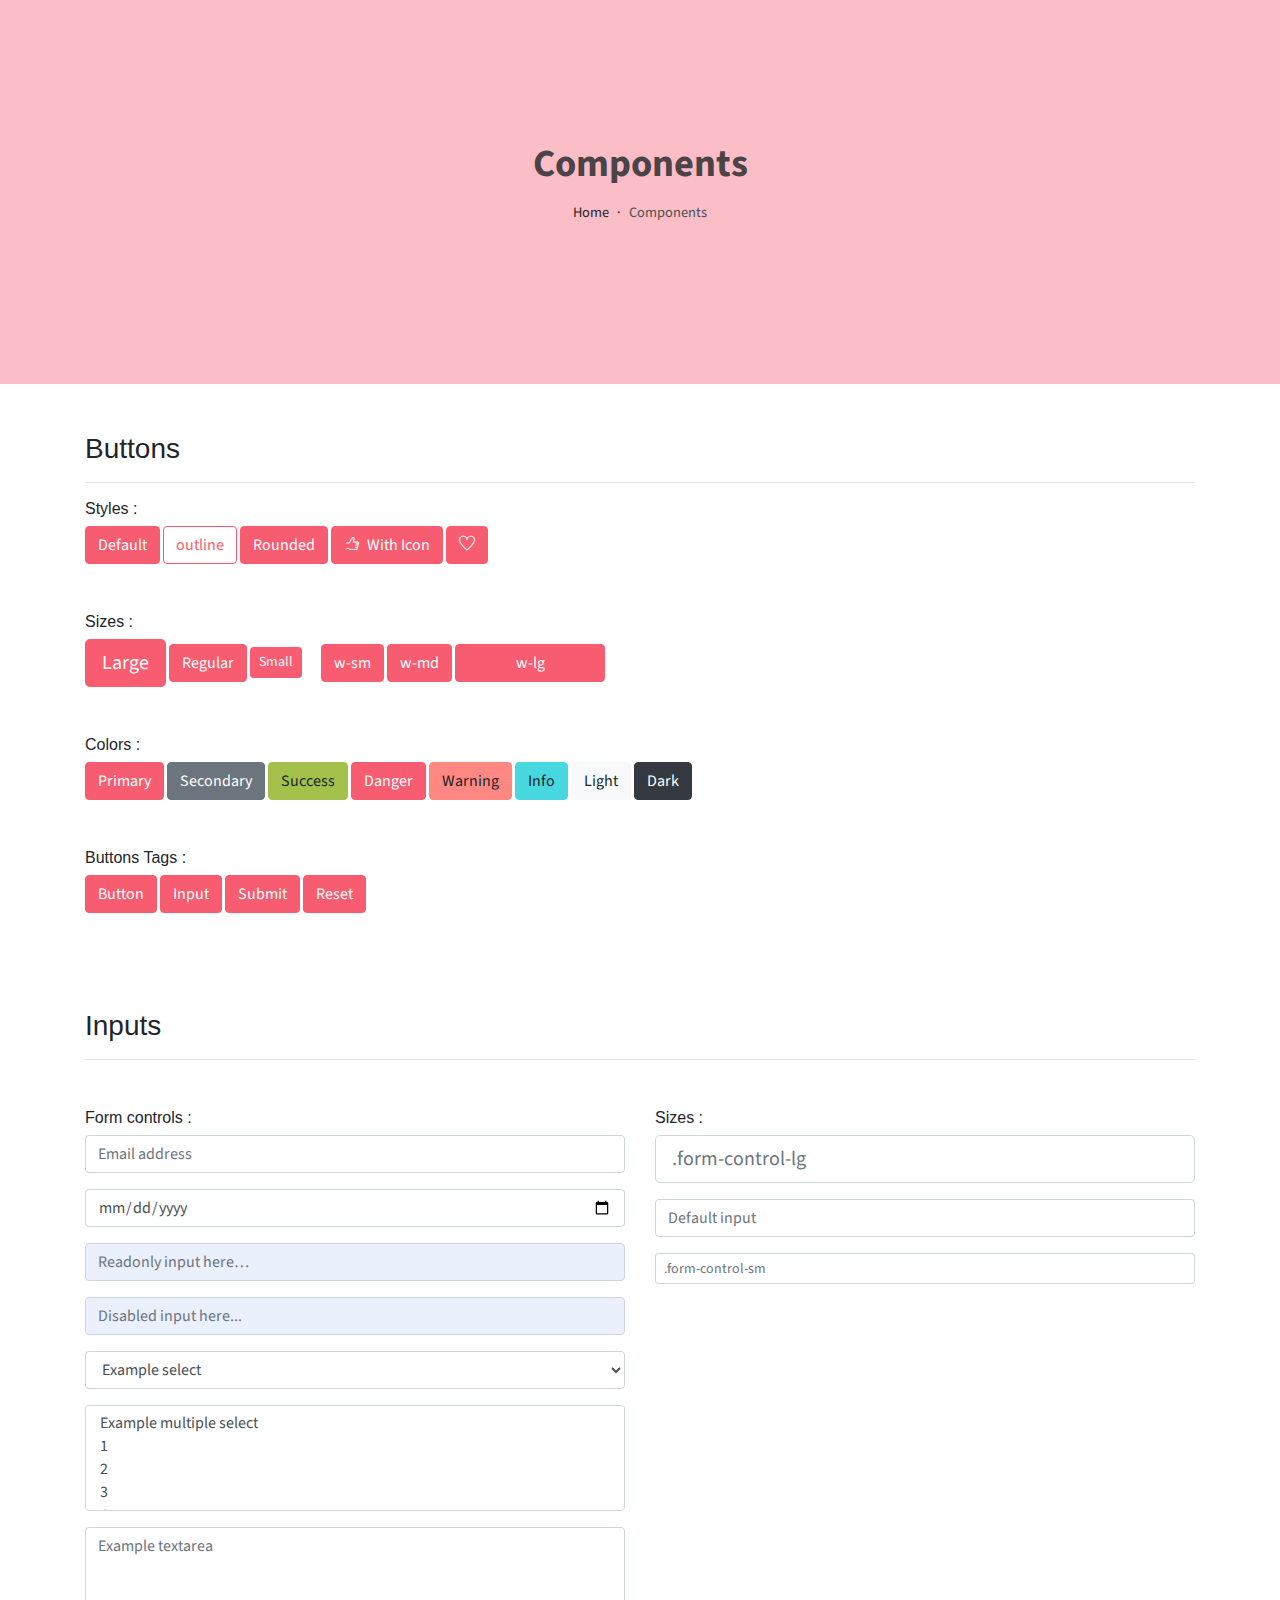
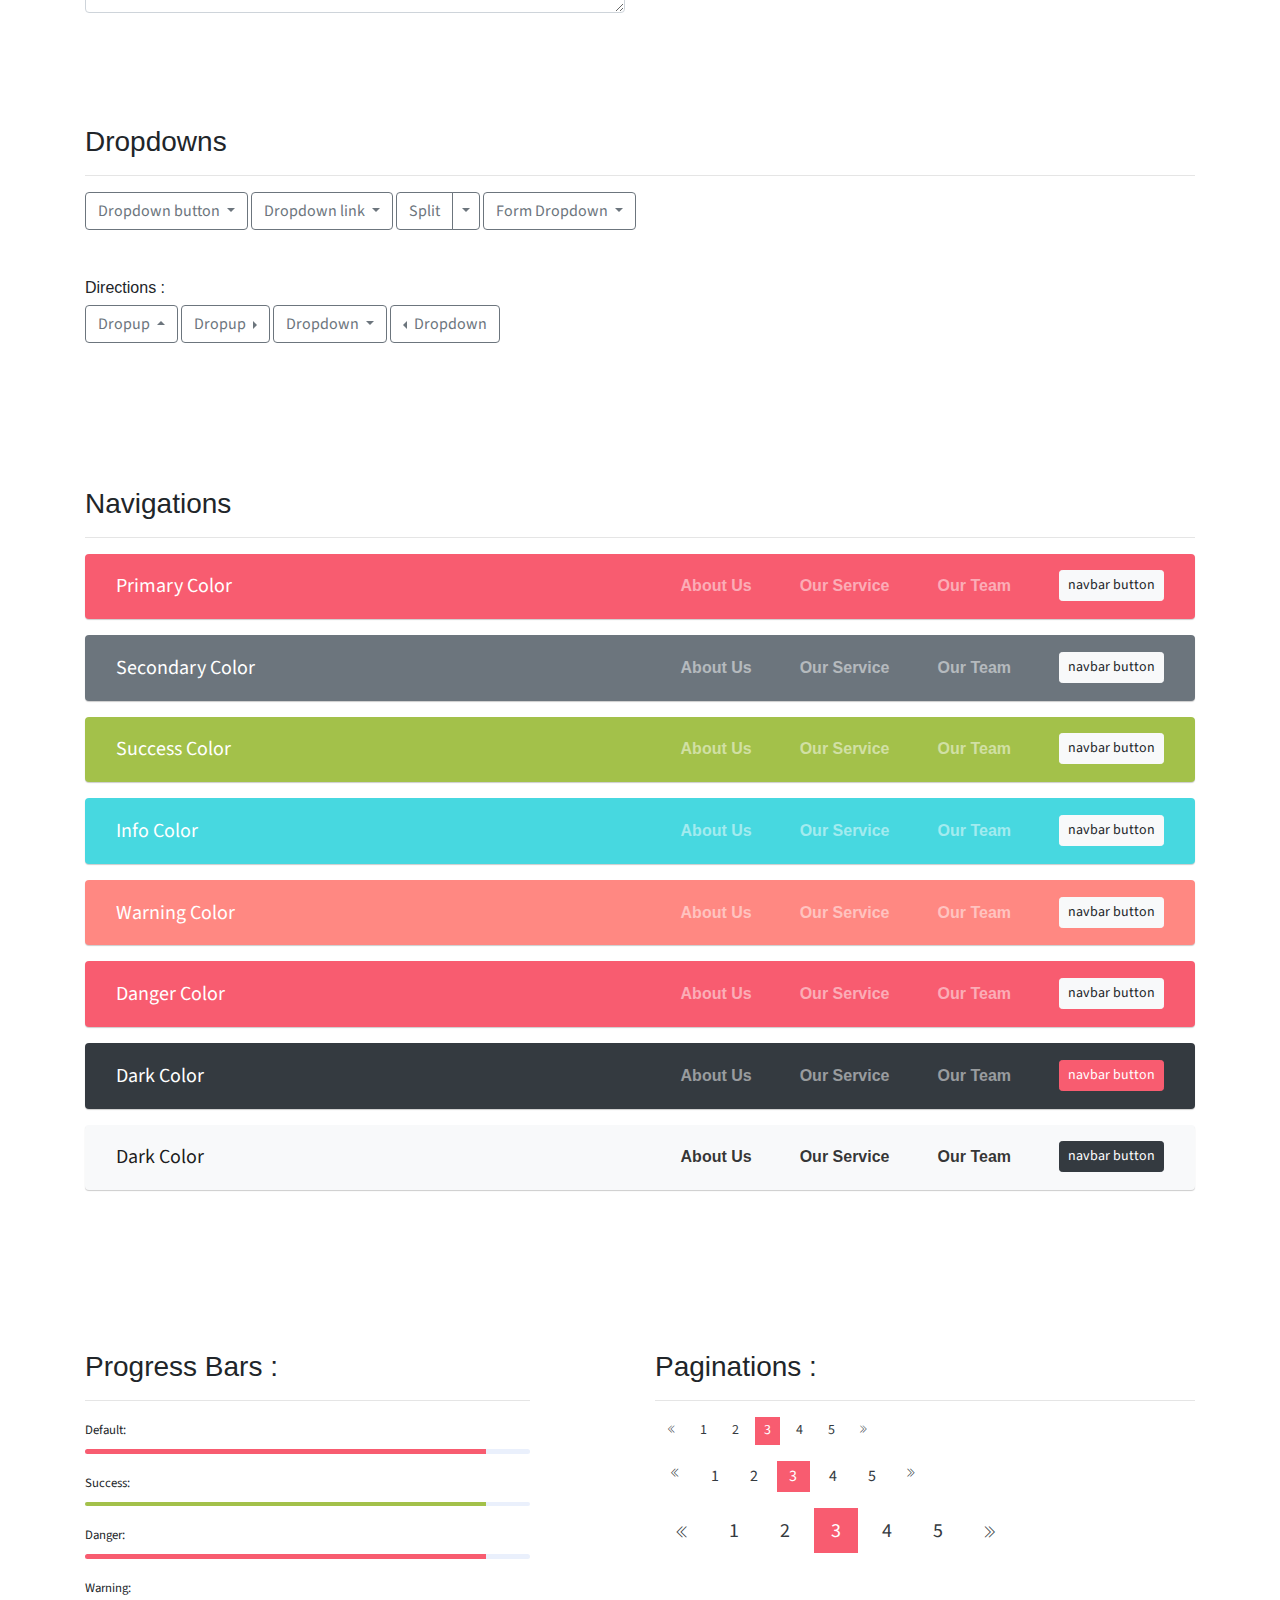
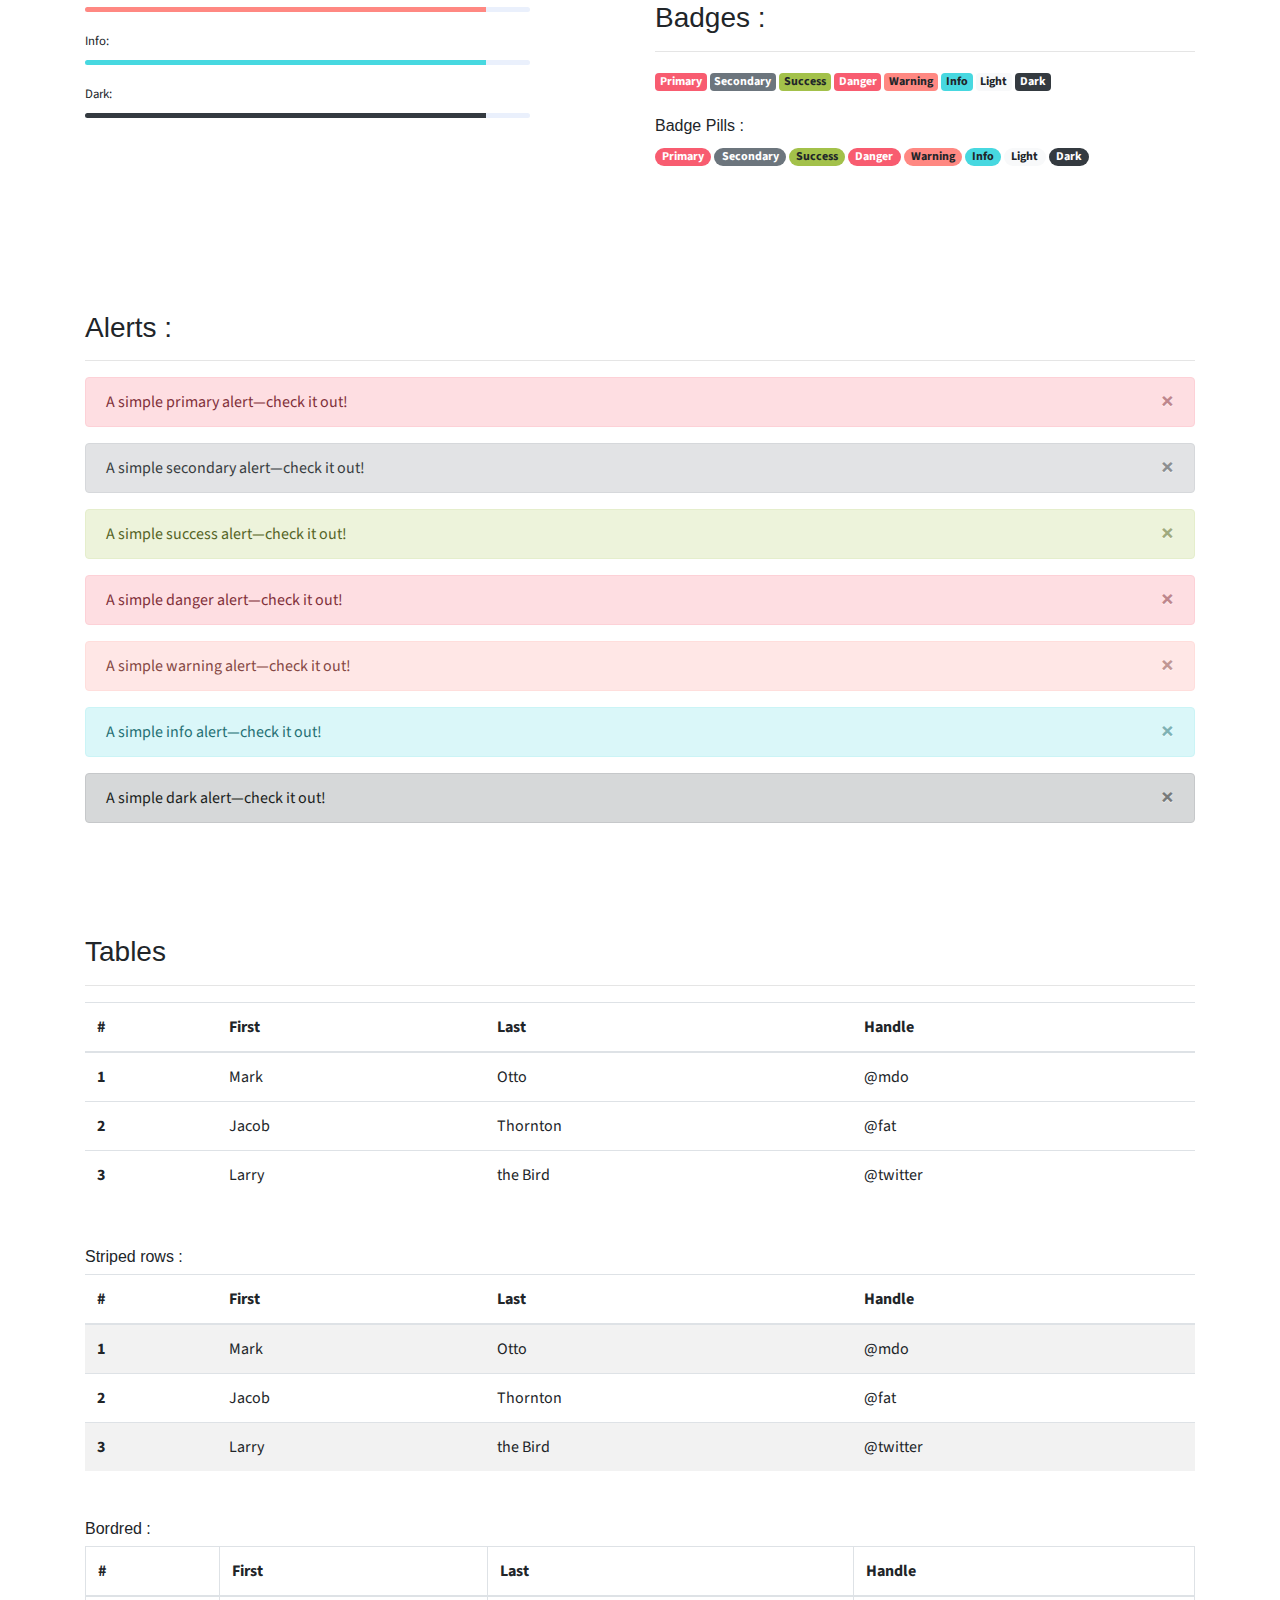
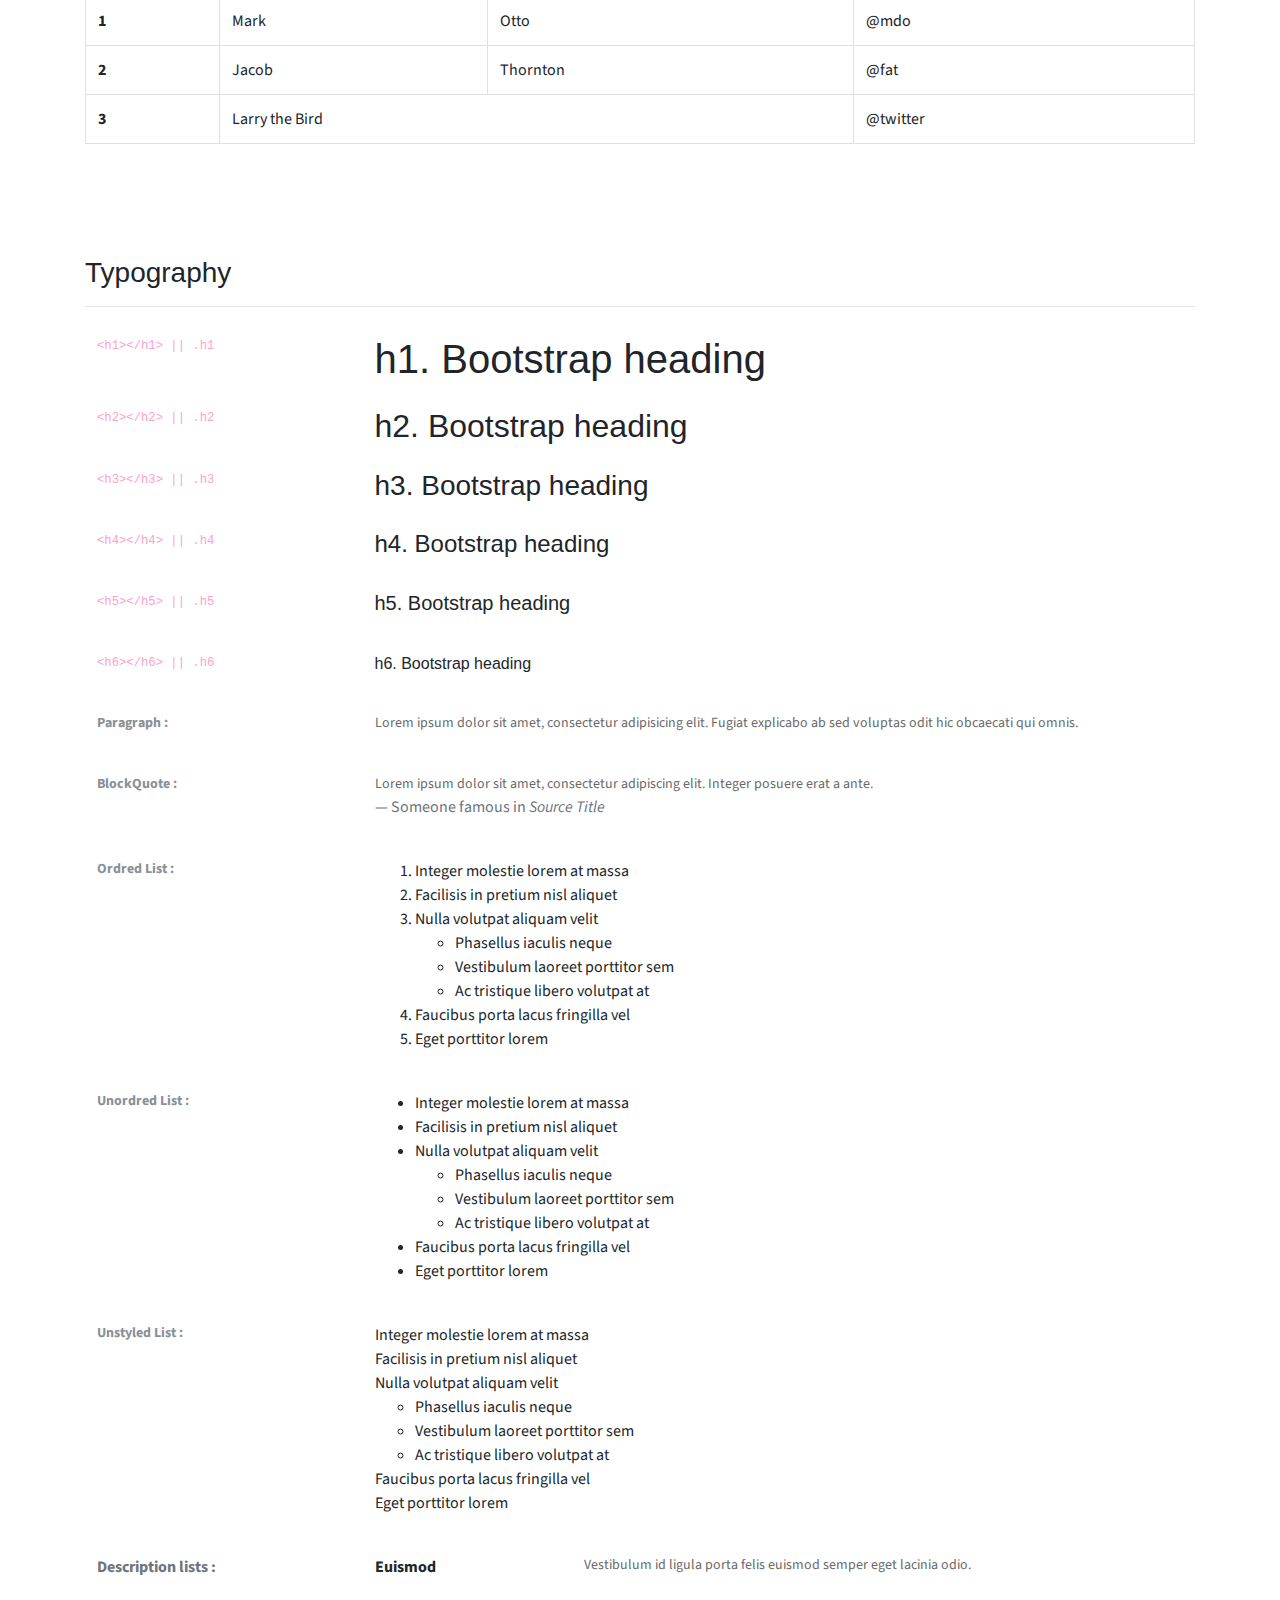
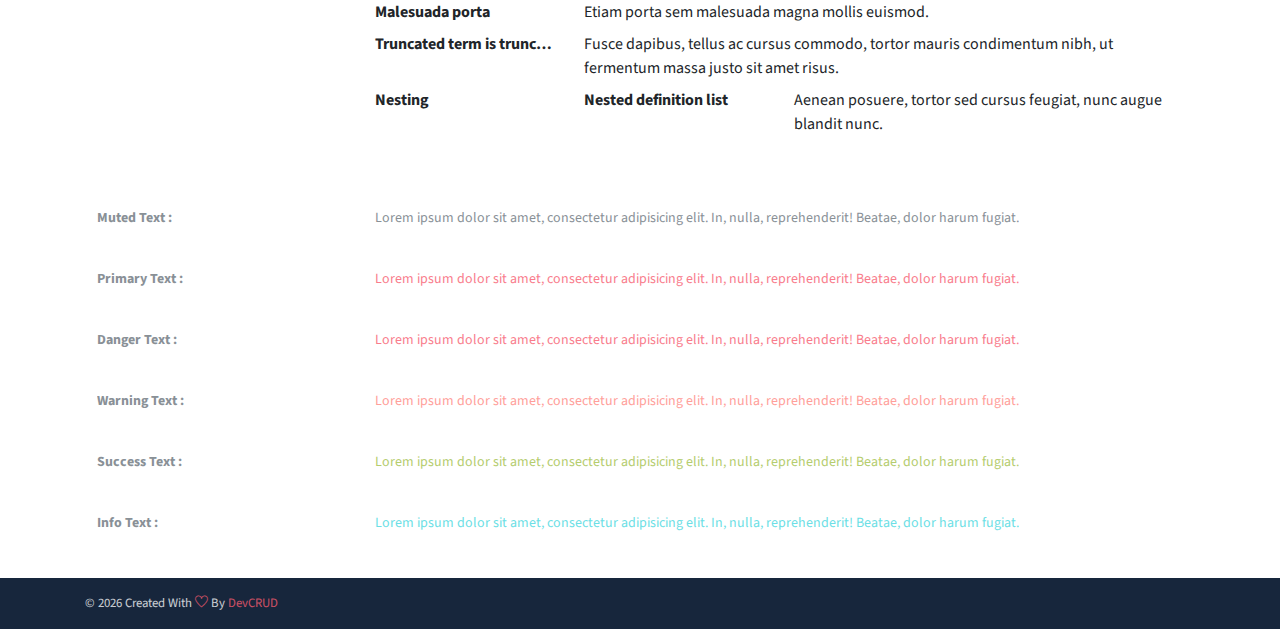
<file: components.html>
<!DOCTYPE html>
<html lang="en">
<head>
   <meta charset="utf-8">
   <meta name="viewport" content="width=device-width, initial-scale=1, shrink-to-fit=no">
   <meta name="description" content="Start your development with JohnDoe landing page.">
   <meta name="author" content="Devcrud">
   <title>JohnDoe Landing page | Components</title>
   <link rel="icon" href="assets/imgs/favicon.png" type="image/png">
   <!-- font icons -->
   <link rel="stylesheet" href="assets/vendors/themify-icons/css/themify-icons.css">
   <!-- Bootstrap + Steller  -->
   <link rel="stylesheet" href="assets/css/johndoe.css">
</head>
<body>

   <!-- Page Header -->
   <header class="header header-mini"> 
      <div class="header-title">Components</div> 
      <nav aria-label="breadcrumb">
         <ol class="breadcrumb">
            <li class="breadcrumb-item"><a href="/">Home</a></li>
            <li class="breadcrumb-item active" aria-current="page">Components</li>
         </ol>
      </nav>
   </header> <!-- End Of Page Header -->

   <!-- main content -->
   <div class="container">

      <!-- Buttons -->
      <h3 class="mt-5">Buttons</h3>
      <hr>
      <h6 class="section-secondary-title">Styles :</h6>
      <button class="btn btn-primary">Default</button>
      <button class="btn btn-outline-primary">outline</button>
      <button class="btn btn-primary rounded">Rounded</button>
      <button class="btn btn-primary rounded"><i class="ti-thumb-up pr-1"></i> With Icon</button>
      <button class="btn btn-primary circle"><i class="ti-heart"></i></button>

      <h6 class="section-secondary-title mt-5">Sizes :</h6>
      <button class="btn btn-primary btn-lg">Large</button>
      <button class="btn btn-primary ">Regular</button>
      <button class="btn btn-primary btn-sm">Small</button>
      <button class="btn btn-primary w-sm ml-3">w-sm</button>
      <button class="btn btn-primary w-md">w-md</button>
      <button class="btn btn-primary w-lg">w-lg</button>

      <h6 class="section-secondary-title mt-5">Colors :</h6>          
      <button type="button" class="btn btn-primary">Primary</button>
      <button type="button" class="btn btn-secondary">Secondary</button>
      <button type="button" class="btn btn-success">Success</button>
      <button type="button" class="btn btn-danger">Danger</button>
      <button type="button" class="btn btn-warning">Warning</button>
      <button type="button" class="btn btn-info">Info</button>
      <button type="button" class="btn btn-light">Light</button>
      <button type="button" class="btn btn-dark">Dark</button>

      <h6 class="section-secondary-title mt-5">Buttons Tags :</h6>
      <button class="btn btn-primary" type="submit">Button</button>
      <input class="btn btn-primary" type="button" value="Input">
      <input class="btn btn-primary" type="submit" value="Submit">
      <input class="btn btn-primary" type="reset" value="Reset">
      
      <!-- devider -->
      <div class="py-5"></div>

      <!-- Inputs -->
      <h3>Inputs</h3>
      <hr>
      <div class="row mt-5">
         <div class="col-md-6">
            <h6 class="section-secondary-title">Form controls :</h6>        
            <div class="form-group">
               <input type="email" class="form-control" id="exampleFormControlInput1" placeholder="Email address">
            </div>
            <div class="form-group">
               <input type="date" class="form-control" id="exampleFormControlInput1" placeholder="Date">
            </div>
            <div class="form-group">
               <input class="form-control" type="text" placeholder="Readonly input here…" readonly>
            </div>
            <div class="form-group">
               <input class="form-control" id="disabledInput" type="text" placeholder="Disabled input here..." disabled>
            </div>
            <div class="form-group">
               <select class="form-control" id="exampleFormControlSelect1">
                  <option>Example select</option>
                  <option>1</option>
                  <option>2</option>
                  <option>3</option>
                  <option>4</option>
                  <option>5</option>
               </select>
            </div>
            <div class="form-group">
               <select multiple class="form-control" id="exampleFormControlSelect2">
                  <option>Example multiple select</option>
                  <option>1</option>
                  <option>2</option>
                  <option>3</option>
                  <option>4</option>
                  <option>5</option>
               </select>
            </div>
            <div class="form-group">
               <textarea class="form-control" id="exampleFormControlTextarea1" rows="3" placeholder="Example textarea"></textarea>
            </div>
         </div>
         <div class="col-md-6">
            <h6 class="section-secondary-title">Sizes :</h6>    
            <div class="form-group">
               <input class="form-control form-control-lg" type="text" placeholder=".form-control-lg">             
            </div>
            <div class="form-group">
               <input class="form-control" type="text" placeholder="Default input">
            </div>
            <div class="form-group">
               <input class="form-control form-control-sm" type="text" placeholder=".form-control-sm"> 
            </div>
         </div>
      </div> <!-- end of inputs -->   

      <!-- devider -->
      <div class="py-5"></div>             

      <!-- Dropdowns -->
      <h3 class="components-section-title font-weight-normal">Dropdowns</h3>
      <hr>
      <div class="dropdown d-inline-block">
         <button class="btn btn-outline-secondary dropdown-toggle" type="button" id="dropdownMenuButton" data-toggle="dropdown" aria-haspopup="true" aria-expanded="false">
         Dropdown button
         </button>
         <div class="dropdown-menu" aria-labelledby="dropdownMenuButton">
         <a class="dropdown-item" href="#">Action</a>
         <a class="dropdown-item" href="#">Another action</a>
         <a class="dropdown-item" href="#">Something else here</a>
         </div>
      </div>
      <div class="dropdown d-inline-block">
         <a class="btn btn-outline-secondary dropdown-toggle" href="#" role="button" id="dropdownMenuLink" data-toggle="dropdown" aria-haspopup="true" aria-expanded="false">
            Dropdown link
         </a>
         <div class="dropdown-menu" aria-labelledby="dropdownMenuLink">
            <a class="dropdown-item" href="#">Action</a>
            <a class="dropdown-item" href="#">Another action</a>
            <a class="dropdown-item" href="#">Something else here</a>
         </div>
      </div>
      <div class="btn-group">
         <button type="button" class="btn btn-outline-secondary">Split</button>
         <button type="button" class="btn btn-outline-secondary dropdown-toggle dropdown-toggle-split" data-toggle="dropdown" aria-haspopup="true" aria-expanded="false">
         <span class="sr-only">Toggle Dropdown</span>
         </button>
         <div class="dropdown-menu">
            <a class="dropdown-item" href="#">Action</a>
            <a class="dropdown-item" href="#">Another action</a>
            <a class="dropdown-item" href="#">Something else here</a>
            <div class="dropdown-divider"></div>
            <a class="dropdown-item" href="#">Separated link</a>
         </div>
      </div>
      <div class="btn-group">
         <button class="btn btn-outline-secondary dropdown-toggle" type="button" id="dropdownMenuButton" data-toggle="dropdown" aria-haspopup="true" aria-expanded="false">
            Form Dropdown
         </button>
         <div class="dropdown-menu form">
            <form class="px-4 py-3">
               <div class="form-group">
                  <input type="email" class="form-control" id="exampleDropdownFormEmail1" placeholder="email@example.com">
               </div>
               <div class="form-group">
                  <input type="password" class="form-control" id="exampleDropdownFormPassword1" placeholder="Password">
               </div>
               <div class="form-check mb-3">
                  <input type="checkbox" class="form-check-input" id="dropdownCheck">
                  <label class="form-check-label" for="dropdownCheck">
                     Remember me
                  </label>
               </div>
               <button type="submit" class="btn btn-primary btn-block">Sign in</button>
            </form>
            <div class="dropdown-divider"></div>
            <a class="dropdown-item" href="#"><small>New around here? Sign up</small></a>
            <a class="dropdown-item" href="#"><small>Forgot password?</small></a>
         </div>
      </div>       
      <h6 class="section-secondary-title mt-5">Directions :</h6>  
      <div class="btn-group dropup">
         <button type="button" class="btn btn-outline-secondary dropdown-toggle" data-toggle="dropdown" aria-haspopup="true" aria-expanded="false">
            Dropup
         </button>
         <div class="dropdown-menu">
            <a class="dropdown-item" href="#">Action</a>
            <a class="dropdown-item" href="#">Another action</a>
            <a class="dropdown-item" href="#">Something else here</a>
            <div class="dropdown-divider"></div>
            <a class="dropdown-item" href="#">Separated link</a>
         </div>
      </div>
      <div class="btn-group dropright">
         <button type="button" class="btn btn-outline-secondary dropdown-toggle" data-toggle="dropdown" aria-haspopup="true" aria-expanded="false">
            Dropup
         </button>
         <div class="dropdown-menu">
            <a class="dropdown-item" href="#">Action</a>
            <a class="dropdown-item" href="#">Another action</a>
            <a class="dropdown-item" href="#">Something else here</a>
            <div class="dropdown-divider"></div>
            <a class="dropdown-item" href="#">Separated link</a>
         </div>
      </div>
      <div class="btn-group">
         <button type="button" class="btn btn-outline-secondary dropdown-toggle" data-toggle="dropdown" aria-haspopup="true" aria-expanded="false">
            Dropdown
         </button>
         <div class="dropdown-menu">
            <a class="dropdown-item" href="#">Action</a>
            <a class="dropdown-item" href="#">Another action</a>
            <a class="dropdown-item" href="#">Something else here</a>
            <div class="dropdown-divider"></div>
            <a class="dropdown-item" href="#">Separated link</a>
         </div>
      </div>
      <div class="btn-group dropleft">
         <button type="button" class="btn btn-outline-secondary dropdown-toggle" data-toggle="dropdown" aria-haspopup="true" aria-expanded="false">
            Dropdown
         </button>
         <div class="dropdown-menu">
            <a class="dropdown-item" href="#">Action</a>
            <a class="dropdown-item" href="#">Another action</a>
            <a class="dropdown-item" href="#">Something else here</a>
            <div class="dropdown-divider"></div>
            <a class="dropdown-item" href="#">Separated link</a>
         </div>
      </div> <!-- end of Dropdowns -->  

      <!-- devider -->
      <div class="py-5"></div>   

      <!-- navbars -->
      <h3 class="components-section-title font-weight-normal mt-5">Navigations</h3>
      <hr>
      <nav class="navbar navbar-expand-sm navbar-dark bg-primary rounded shadow mb-3">
         <div class="container">
            <a class="navbar-brand" href="#">Primary Color</a>
            <button class="navbar-toggler ml-auto" type="button" data-toggle="collapse" data-target="#navbarSupportedContent" aria-controls="navbarSupportedContent" aria-expanded="false" aria-label="Toggle navigation">
            <span class="navbar-toggler-icon"></span>
            </button>
            <div class="collapse navbar-collapse" id="navbarSupportedContent">
               <ul class="navbar-nav ml-auto"> 
                  <li class="nav-item">
                     <a class="nav-link" href="#about">About Us</a>
                  </li>
                  <li class="nav-item">
                     <a class="nav-link" href="#service">Our Service</a>
                  </li>
                  <li class="nav-item">
                     <a class="nav-link" href="#team">Our Team</a>
                  </li>
                  <li class="nav-item">
                     <a href="#book-table" class="ml-4 mt-1 btn btn-light btn-sm">navbar button</a>
                  </li>
               </ul>                       
            </div>
         </div>
      </nav>
      <nav class="navbar navbar-expand-sm navbar-dark bg-secondary rounded shadow mb-3">
         <div class="container">
            <a class="navbar-brand" href="#">Secondary Color</a>
            <button class="navbar-toggler ml-auto" type="button" data-toggle="collapse" data-target="#navbarSupportedContent" aria-controls="navbarSupportedContent" aria-expanded="false" aria-label="Toggle navigation">
            <span class="navbar-toggler-icon"></span>
            </button>
            <div class="collapse navbar-collapse" id="navbarSupportedContent">
               <ul class="navbar-nav ml-auto"> 
                  <li class="nav-item">
                     <a class="nav-link" href="#about">About Us</a>
                  </li>
                  <li class="nav-item">
                     <a class="nav-link" href="#service">Our Service</a>
                  </li>
                  <li class="nav-item">
                     <a class="nav-link" href="#team">Our Team</a>
                  </li>
                  <li class="nav-item">
                     <a href="#book-table" class="ml-4 mt-1 btn btn-light btn-sm">navbar button</a>
                  </li>
               </ul>                       
            </div>
         </div>
      </nav>
      <nav class="navbar navbar-expand-sm navbar-dark bg-success rounded shadow mb-3">
         <div class="container">
            <a class="navbar-brand" href="#">Success Color</a>
            <button class="navbar-toggler ml-auto" type="button" data-toggle="collapse" data-target="#navbarSupportedContent" aria-controls="navbarSupportedContent" aria-expanded="false" aria-label="Toggle navigation">
            <span class="navbar-toggler-icon"></span>
            </button>
            <div class="collapse navbar-collapse" id="navbarSupportedContent">
               <ul class="navbar-nav ml-auto"> 
                  <li class="nav-item">
                     <a class="nav-link" href="#about">About Us</a>
                  </li>
                  <li class="nav-item">
                     <a class="nav-link" href="#service">Our Service</a>
                  </li>
                  <li class="nav-item">
                     <a class="nav-link" href="#team">Our Team</a>
                  </li>
                  <li class="nav-item">
                     <a href="#book-table" class="ml-4 mt-1 btn btn-light btn-sm">navbar button</a>
                  </li>
               </ul>                       
            </div>
         </div>
      </nav>
      <nav class="navbar navbar-expand-sm navbar-dark bg-info rounded shadow mb-3">
         <div class="container">
            <a class="navbar-brand" href="#">Info Color</a>
            <button class="navbar-toggler ml-auto" type="button" data-toggle="collapse" data-target="#navbarSupportedContent" aria-controls="navbarSupportedContent" aria-expanded="false" aria-label="Toggle navigation">
            <span class="navbar-toggler-icon"></span>
            </button>
            <div class="collapse navbar-collapse" id="navbarSupportedContent">
               <ul class="navbar-nav ml-auto"> 
                  <li class="nav-item">
                     <a class="nav-link" href="#about">About Us</a>
                  </li>
                  <li class="nav-item">
                     <a class="nav-link" href="#service">Our Service</a>
                  </li>
                  <li class="nav-item">
                     <a class="nav-link" href="#team">Our Team</a>
                  </li>
                  <li class="nav-item">
                     <a href="#book-table" class="ml-4 mt-1 btn btn-light btn-sm">navbar button</a>
                  </li>
               </ul>                       
            </div>
         </div>
      </nav>
      <nav class="navbar navbar-expand-sm navbar-dark bg-warning rounded shadow mb-3">
         <div class="container">
            <a class="navbar-brand" href="#">Warning Color</a>
            <button class="navbar-toggler ml-auto" type="button" data-toggle="collapse" data-target="#navbarSupportedContent" aria-controls="navbarSupportedContent" aria-expanded="false" aria-label="Toggle navigation">
            <span class="navbar-toggler-icon"></span>
            </button>
            <div class="collapse navbar-collapse" id="navbarSupportedContent">
               <ul class="navbar-nav ml-auto"> 
                  <li class="nav-item">
                     <a class="nav-link" href="#about">About Us</a>
                  </li>
                  <li class="nav-item">
                     <a class="nav-link" href="#service">Our Service</a>
                  </li>
                  <li class="nav-item">
                     <a class="nav-link" href="#team">Our Team</a>
                  </li>
                  <li class="nav-item">
                     <a href="#book-table" class="ml-4 mt-1 btn btn-light btn-sm">navbar button</a>
                  </li>
               </ul>                       
            </div>
         </div>
      </nav>
      <nav class="navbar navbar-expand-sm navbar-dark bg-danger rounded shadow mb-3">
         <div class="container">
            <a class="navbar-brand" href="#">Danger Color</a>
            <button class="navbar-toggler ml-auto" type="button" data-toggle="collapse" data-target="#navbarSupportedContent" aria-controls="navbarSupportedContent" aria-expanded="false" aria-label="Toggle navigation">
            <span class="navbar-toggler-icon"></span>
            </button>
            <div class="collapse navbar-collapse" id="navbarSupportedContent">
               <ul class="navbar-nav ml-auto"> 
                  <li class="nav-item">
                     <a class="nav-link" href="#about">About Us</a>
                  </li>
                  <li class="nav-item">
                     <a class="nav-link" href="#service">Our Service</a>
                  </li>
                  <li class="nav-item">
                     <a class="nav-link" href="#team">Our Team</a>
                  </li>
                  <li class="nav-item">
                     <a href="#book-table" class="ml-4 mt-1 btn btn-light btn-sm">navbar button</a>
                  </li>
               </ul>                       
            </div>
         </div>
      </nav>
      <nav class="navbar navbar-expand-sm navbar-dark bg-dark rounded shadow mb-3">
         <div class="container">
            <a class="navbar-brand" href="#">Dark Color</a>
            <button class="navbar-toggler ml-auto" type="button" data-toggle="collapse" data-target="#navbarSupportedContent" aria-controls="navbarSupportedContent" aria-expanded="false" aria-label="Toggle navigation">
            <span class="navbar-toggler-icon"></span>
            </button>
            <div class="collapse navbar-collapse" id="navbarSupportedContent">
               <ul class="navbar-nav ml-auto"> 
                  <li class="nav-item">
                     <a class="nav-link" href="#about">About Us</a>
                  </li>
                  <li class="nav-item">
                     <a class="nav-link" href="#service">Our Service</a>
                  </li>
                  <li class="nav-item">
                     <a class="nav-link" href="#team">Our Team</a>
                  </li>
                  <li class="nav-item">
                     <a href="#book-table" class="ml-4 mt-1 btn btn-primary btn-sm">navbar button</a>
                  </li>
               </ul>                       
            </div>
         </div>
      </nav>
      <nav class="navbar navbar-expand-sm navbar-light bg-light rounded shadow mb-3">
         <div class="container">
            <a class="navbar-brand" href="#">Dark Color</a>
            <button class="navbar-toggler ml-auto" type="button" data-toggle="collapse" data-target="#navbarSupportedContent" aria-controls="navbarSupportedContent" aria-expanded="false" aria-label="Toggle navigation">
            <span class="navbar-toggler-icon"></span>
            </button>
            <div class="collapse navbar-collapse" id="navbarSupportedContent">
               <ul class="navbar-nav ml-auto"> 
                  <li class="nav-item">
                     <a class="nav-link" href="#about">About Us</a>
                  </li>
                  <li class="nav-item">
                     <a class="nav-link" href="#service">Our Service</a>
                  </li>
                  <li class="nav-item">
                     <a class="nav-link" href="#team">Our Team</a>
                  </li>
                  <li class="nav-item">
                     <a href="#book-table" class="ml-4 mt-1 btn btn-dark btn-sm">navbar button</a>
                  </li>
               </ul>                       
            </div>
         </div>
      </nav>
      <!-- End of navbars -->

      <!-- devider -->
      <div class="py-5"></div>   
      
      <!-- progress bars -->
      <div class="row justify-content-between">
         <div class="col-md-5">
            <h3 class="components-section-title font-weight-normal mt-5">Progress Bars :</h3>
            <hr>
            <small>Default: </small>
            <div class="progress mt-2 mb-3">
               <div class="progress-bar" role="progressbar" style="width: 90%" aria-valuenow="25" aria-valuemin="0" aria-valuemax="100"></div>
            </div>
            <small>Success:</small>
            <div class="progress mt-2 mb-3">
               <div class="progress-bar bg-success" role="progressbar" style="width: 90%" aria-valuenow="25" aria-valuemin="0" aria-valuemax="100"></div>
            </div>
            <small>Danger:</small>
            <div class="progress mt-2 mb-3">
               <div class="progress-bar bg-danger" role="progressbar" style="width: 90%" aria-valuenow="25" aria-valuemin="0" aria-valuemax="100"></div>
            </div>
            <small>Warning:</small>
            <div class="progress mt-2 mb-3">
               <div class="progress-bar bg-warning" role="progressbar" style="width: 90%" aria-valuenow="25" aria-valuemin="0" aria-valuemax="100"></div>
            </div>
            <small>Info:</small>
            <div class="progress mt-2 mb-3">
               <div class="progress-bar bg-info" role="progressbar" style="width: 90%" aria-valuenow="25" aria-valuemin="0" aria-valuemax="100"></div>
            </div>
            <small>Dark:</small>
            <div class="progress mt-2 mb-3">
               <div class="progress-bar bg-dark" role="progressbar" style="width: 90%" aria-valuenow="25" aria-valuemin="0" aria-valuemax="100"></div>
            </div>
         </div>
         <div class="col-md-6">
            <h3 class="components-section-title font-weight-normal mt-5">Paginations :</h3>
            <hr>
            <nav aria-label="Page navigation example">
               <ul class="pagination pagination-sm">
                  <li class="page-item"><a class="page-link" href="#"><i class="ti-angle-double-left"></i></a></li>
                  <li class="page-item"><a class="page-link" href="#">1</a></li>
                  <li class="page-item"><a class="page-link" href="#">2</a></li>
                  <li class="page-item active"><a class="page-link" href="#">3</a></li>
                  <li class="page-item"><a class="page-link" href="#">4</a></li>
                  <li class="page-item"><a class="page-link" href="#">5</a></li>
                  <li class="page-item"><a class="page-link" href="#"><i class="ti-angle-double-right"></i></a></li>
               </ul>
            </nav>
            <nav aria-label="Page navigation example">
               <ul class="pagination">
               <li class="page-item"><a class="page-link" href="#"><i class="ti-angle-double-left"></i></a></li>
                  <li class="page-item"><a class="page-link" href="#">1</a></li>
                  <li class="page-item"><a class="page-link" href="#">2</a></li>
                  <li class="page-item active"><a class="page-link" href="#">3</a></li>
                  <li class="page-item"><a class="page-link" href="#">4</a></li>
                  <li class="page-item"><a class="page-link" href="#">5</a></li>
                  <li class="page-item"><a class="page-link" href="#"><i class="ti-angle-double-right"></i></a></li>
               </ul>
            </nav>
            <nav aria-label="Page navigation example">
               <ul class="pagination pagination-lg">
                  <li class="page-item"><a class="page-link" href="#"><i class="ti-angle-double-left"></i></a></li>
                  <li class="page-item"><a class="page-link" href="#">1</a></li>
                  <li class="page-item"><a class="page-link" href="#">2</a></li>
                  <li class="page-item active"><a class="page-link" href="#">3</a></li>
                  <li class="page-item"><a class="page-link" href="#">4</a></li>
                  <li class="page-item"><a class="page-link" href="#">5</a></li>
                  <li class="page-item"><a class="page-link" href="#"><i class="ti-angle-double-right"></i></a></li>
               </ul>
            </nav>

            <!-- Badges -->
            <h3 class="components-section-title font-weight-normal mt-5">Badges :</h3>
            <hr>
            <span class="badge badge-primary">Primary</span>
            <span class="badge badge-secondary">Secondary</span>
            <span class="badge badge-success">Success</span>
            <span class="badge badge-danger">Danger</span>
            <span class="badge badge-warning">Warning</span>
            <span class="badge badge-info">Info</span>
            <span class="badge badge-light">Light</span>
            <span class="badge badge-dark">Dark</span>
            <h6 class="section-secondary-title mt-4 mb-2">Badge Pills :</h6>
            <span class="badge badge-pill badge-primary">Primary</span>
            <span class="badge badge-pill badge-secondary">Secondary</span>
            <span class="badge badge-pill badge-success">Success</span>
            <span class="badge badge-pill badge-danger">Danger</span>
            <span class="badge badge-pill badge-warning">Warning</span>
            <span class="badge badge-pill badge-info">Info</span>
            <span class="badge badge-pill badge-light">Light</span>
            <span class="badge badge-pill badge-dark">Dark</span>
         </div>
      </div> <!-- End of Progress bars -->

      <!-- devider -->
      <div class="py-5"></div>  

      <!-- Alerts -->
      <h3 class="components-section-title font-weight-normal mt-5">Alerts :</h3>
      <hr>
      <div class="alert alert-primary alert-dismissible fade show" role="alert">
         A simple primary alert—check it out!
         <button type="button" class="close" data-dismiss="alert" aria-label="Close">
            <span aria-hidden="true">&times;</span>
         </button>
      </div>
      <div class="alert alert-secondary alert-dismissible fade show" role="alert">
         A simple secondary alert—check it out!
         <button type="button" class="close" data-dismiss="alert" aria-label="Close">
            <span aria-hidden="true">&times;</span>
         </button>
      </div>
      <div class="alert alert-success alert-dismissible fade show" role="alert">
         A simple success alert—check it out!
         <button type="button" class="close" data-dismiss="alert" aria-label="Close">
            <span aria-hidden="true">&times;</span>
         </button>
      </div>
      <div class="alert alert-danger alert-dismissible fade show" role="alert">
         A simple danger alert—check it out!
         <button type="button" class="close" data-dismiss="alert" aria-label="Close">
            <span aria-hidden="true">&times;</span>
         </button>
      </div>
      <div class="alert alert-warning alert-dismissible fade show" role="alert">
         A simple warning alert—check it out!
         <button type="button" class="close" data-dismiss="alert" aria-label="Close">
            <span aria-hidden="true">&times;</span>
         </button>
      </div>
      <div class="alert alert-info alert-dismissible fade show" role="alert">
         A simple info alert—check it out!
         <button type="button" class="close" data-dismiss="alert" aria-label="Close">
            <span aria-hidden="true">&times;</span>
         </button>
      </div>
      <div class="alert alert-dark alert-dismissible fade show" role="alert">
         A simple dark alert—check it out!
         <button type="button" class="close" data-dismiss="alert" aria-label="Close">
            <span aria-hidden="true">&times;</span>
         </button>
      </div>
      <!-- end of alerts -->

      <!-- devider -->
      <div class="py-5"></div> 
   
      <!-- tables -->
      <h3 class="components-section-title">Tables</h3>
      <hr>
      <table class="table">
         <thead>
            <tr>
               <th scope="col">#</th>
               <th scope="col">First</th>
               <th scope="col">Last</th>
               <th scope="col">Handle</th>
            </tr>
         </thead>
         <tbody>
            <tr>
               <th scope="row">1</th>
               <td>Mark</td>
               <td>Otto</td>
               <td>@mdo</td>
            </tr>
            <tr>
               <th scope="row">2</th>
               <td>Jacob</td>
               <td>Thornton</td>
               <td>@fat</td>
            </tr>
            <tr>
               <th scope="row">3</th>
               <td>Larry</td>
               <td>the Bird</td>
               <td>@twitter</td>
            </tr>
         </tbody>
      </table>

      <h6 class="section-secondary-title mt-5">Striped rows :</h6>
      <table class="table table-striped">
         <thead>
            <tr>
               <th scope="col">#</th>
               <th scope="col">First</th>
               <th scope="col">Last</th>
               <th scope="col">Handle</th>
            </tr>
         </thead>
         <tbody>
            <tr>
               <th scope="row">1</th>
               <td>Mark</td>
               <td>Otto</td>
               <td>@mdo</td>
            </tr>
            <tr>
               <th scope="row">2</th>
               <td>Jacob</td>
               <td>Thornton</td>
               <td>@fat</td>
            </tr>
            <tr>
               <th scope="row">3</th>
               <td>Larry</td>
               <td>the Bird</td>
               <td>@twitter</td>
            </tr>
         </tbody>
      </table>

      <h6 class="section-secondary-title mt-5">Bordred :</h6>
      <table class="table table-bordered">
         <thead>
            <tr>
               <th scope="col">#</th>
               <th scope="col">First</th>
               <th scope="col">Last</th>
               <th scope="col">Handle</th>
            </tr>
         </thead>
         <tbody>
            <tr>
               <th scope="row">1</th>
               <td>Mark</td>
               <td>Otto</td>
               <td>@mdo</td>
            </tr>
            <tr>
               <th scope="row">2</th>
               <td>Jacob</td>
               <td>Thornton</td>
               <td>@fat</td>
            </tr>
            <tr>
               <th scope="row">3</th>
               <td colspan="2">Larry the Bird</td>
               <td>@twitter</td>
            </tr>
         </tbody>
      </table>
      <!-- end of tables -->

      <!-- devider -->
      <div class="py-5"></div> 

      <!-- typography -->
      <h3 class="components-section-title">Typography</h3>
      <hr>
     
      <table class="table table-borderless v-align-center">
         <tbody>
            <tr>
               <td>
                  <p><code class="highlighter-rouge">&lt;h1&gt;&lt;/h1&gt; || .h1</code></p>
               </td>
               <td class="w-75"><span class="h1">h1. Bootstrap heading</span></td>
            </tr>
            <tr>
               <td>
                  <p><code class="highlighter-rouge">&lt;h2&gt;&lt;/h2&gt; || .h2</code></p>
               </td>
               <td><span class="h2">h2. Bootstrap heading</span></td>
            </tr>
            <tr>
               <td>
                  <p><code class="highlighter-rouge">&lt;h3&gt;&lt;/h3&gt; || .h3</code></p>
               </td>
               <td><span class="h3">h3. Bootstrap heading</span></td>
            </tr>
            <tr>
               <td>
                  <p><code class="highlighter-rouge">&lt;h4&gt;&lt;/h4&gt; || .h4</code></p>
               </td>
               <td><span class="h4">h4. Bootstrap heading</span></td>
            </tr>
            <tr>
               <td>
                  <p><code class="highlighter-rouge">&lt;h5&gt;&lt;/h5&gt; || .h5</code></p>
               </td>
               <td><span class="h5">h5. Bootstrap heading</span></td>
            </tr>
            <tr>
               <td>
                  <p><code class="highlighter-rouge">&lt;h6&gt;&lt;/h6&gt; || .h6</code></p>
               </td>
               <td><span class="h6">h6. Bootstrap heading</span></td>
            </tr>
            <tr>
               <td>
                  <p class="font-weight-bold text-muted">Paragraph :</p>
               </td>
               <td><p>Lorem ipsum dolor sit amet, consectetur adipisicing elit. Fugiat explicabo ab sed voluptas odit hic obcaecati qui omnis.</p></td>
            </tr>
            <tr>
               <td>
                  <p class="font-weight-bold text-muted">BlockQuote :</p>
               </td>
               <td>
                  <blockquote class="blockquote">
                     <p class="mb-0">Lorem ipsum dolor sit amet, consectetur adipiscing elit. Integer posuere erat a ante.</p>
                     <footer class="blockquote-footer">Someone famous in <cite title="Source Title">Source Title</cite></footer>
                  </blockquote>
               </td>
            </tr>

            
            <tr>
               <td><p class="font-weight-bold text-muted">Ordred List :</p></td>
               <td>
                  <ol>
                     <li>Integer molestie lorem at massa</li>
                     <li>Facilisis in pretium nisl aliquet</li>
                     <li>Nulla volutpat aliquam velit
                        <ul>
                           <li>Phasellus iaculis neque</li>
                           <li>Vestibulum laoreet porttitor sem</li>
                           <li>Ac tristique libero volutpat at</li>
                        </ul>
                     </li>
                     <li>Faucibus porta lacus fringilla vel</li>
                     <li>Eget porttitor lorem</li>
                  </ol>
               </td>
            </tr>
            <tr>
               <td><p class="font-weight-bold text-muted">Unordred List :</p></td>
               <td>
                  <ul >
                     <li>Integer molestie lorem at massa</li>
                     <li>Facilisis in pretium nisl aliquet</li>
                     <li>Nulla volutpat aliquam velit
                        <ul>
                           <li>Phasellus iaculis neque</li>
                           <li>Vestibulum laoreet porttitor sem</li>
                           <li>Ac tristique libero volutpat at</li>
                        </ul>
                     </li>
                     <li>Faucibus porta lacus fringilla vel</li>
                     <li>Eget porttitor lorem</li>
                  </ul>
               </td>
            </tr>
            <tr>
               <td><p class="font-weight-bold text-muted">Unstyled List :</p></td>
               <td>
                  <ul class="list-unstyled">
                     <li>Integer molestie lorem at massa</li>
                     <li>Facilisis in pretium nisl aliquet</li>
                     <li>Nulla volutpat aliquam velit
                        <ul>
                           <li>Phasellus iaculis neque</li>
                           <li>Vestibulum laoreet porttitor sem</li>
                           <li>Ac tristique libero volutpat at</li>
                        </ul>
                     </li>
                     <li>Faucibus porta lacus fringilla vel</li>
                     <li>Eget porttitor lorem</li>
                  </ul>
               </td>
            </tr>
            <tr>
               <td class="font-weight-bold text-muted">Description lists : </td>
               <td>
                  <dl class="row">
                     <dt class="col-sm-3">Euismod</dt>
                     <dd class="col-sm-9">
                        <p>Vestibulum id ligula porta felis euismod semper eget lacinia odio.</p>
                     </dd>

                     <dt class="col-sm-3">Malesuada porta</dt>
                     <dd class="col-sm-9">Etiam porta sem malesuada magna mollis euismod.</dd>

                     <dt class="col-sm-3 text-truncate">Truncated term is truncated</dt>
                     <dd class="col-sm-9">Fusce dapibus, tellus ac cursus commodo, tortor mauris condimentum nibh, ut fermentum massa justo sit amet risus.</dd>

                     <dt class="col-sm-3">Nesting</dt>
                     <dd class="col-sm-9">
                        <dl class="row">
                           <dt class="col-sm-4">Nested definition list</dt>
                           <dd class="col-sm-8">Aenean posuere, tortor sed cursus feugiat, nunc augue blandit nunc.</dd>
                        </dl>
                     </dd>
                  </dl>
               </td>
            </tr>
            <tr>
               <td>
                  <p class="font-weight-bold text-muted">Muted Text :</p>
               </td>
               <td>
                  <p class="text-muted">Lorem ipsum dolor sit amet, consectetur adipisicing elit. In, nulla, reprehenderit! Beatae, dolor harum fugiat.</p>
               </td>
            </tr>
            <tr>
               <td>
                  <p class="font-weight-bold text-muted">Primary Text :</p>
               </td>
               <td>
                  <p class="text-primary">Lorem ipsum dolor sit amet, consectetur adipisicing elit. In, nulla, reprehenderit! Beatae, dolor harum fugiat.</p>
               </td>
            </tr>
            <tr>
               <td>
                  <p class="font-weight-bold text-muted">Danger Text :</p>
               </td>
               <td>
                  <p class="text-danger">Lorem ipsum dolor sit amet, consectetur adipisicing elit. In, nulla, reprehenderit! Beatae, dolor harum fugiat.</p>
               </td>
            </tr>
            <tr>
               <td>
                  <p class="font-weight-bold text-muted">Warning Text :</p>
               </td>
               <td>
                  <p class="text-warning">Lorem ipsum dolor sit amet, consectetur adipisicing elit. In, nulla, reprehenderit! Beatae, dolor harum fugiat.</p>
               </td>
            </tr>
            <tr>
               <td>
                  <p class="font-weight-bold text-muted">Success Text :</p>
               </td>
               <td>
                  <p class="text-success">Lorem ipsum dolor sit amet, consectetur adipisicing elit. In, nulla, reprehenderit! Beatae, dolor harum fugiat.</p>
               </td>
            </tr>
            <tr>
               <td>
                  <p class="font-weight-bold text-muted">Info Text :</p>
               </td>
               <td>
                  <p class="text-info">Lorem ipsum dolor sit amet, consectetur adipisicing elit. In, nulla, reprehenderit! Beatae, dolor harum fugiat.</p>
               </td>
            </tr>
         </tbody>
      </table>
   </div>
   <!-- end of typography -->

   <!-- Page Footer -->
   <footer class="footer py-3">
        <div class="container">
            <p class="small mb-0 text-light">
                &copy; <script>document.write(new Date().getFullYear())</script> Created With <i class="ti-heart text-danger"></i> By <a href="http://devcrud.com" target="_blank"><span class="text-danger" title="Bootstrap 4 Themes and Dashboards">DevCRUD</span></a> 
            </p>
        </div>
    </footer>
   <!-- End of Page Footer -->  
   
   <!-- core  -->
   <script src="assets/vendors/jquery/jquery-3.4.1.js"></script>
   <script src="assets/vendors/bootstrap/bootstrap.bundle.js"></script>

</body>
</html>
</file>
<file: assets/vendors/themify-icons/css/themify-icons.css>
@font-face {
	font-family: 'themify';
	src:url("../fonts/themify.eot?-fvbane");
	src:url("../fonts/themify.eot?#iefix-fvbane") format("embedded-opentype"),
		url("../fonts/themify.woff?-fvbane") format("woff"),
		url("../fonts/themify.ttf?-fvbane") format("truetype"),
		url("../fonts/themify.svg?-fvbane#themify") format("svg");
	font-weight: normal;
	font-style: normal;
}

[class^="ti-"], [class*=" ti-"] {
	font-family: 'themify';
	speak: none;
	font-style: normal;
	font-weight: normal;
	font-variant: normal;
	text-transform: none;
	line-height: 1;

	/* Better Font Rendering =========== */
	-webkit-font-smoothing: antialiased;
	-moz-osx-font-smoothing: grayscale;
}

.ti-wand:before {
	content: "\e600";
}
.ti-volume:before {
	content: "\e601";
}
.ti-user:before {
	content: "\e602";
}
.ti-unlock:before {
	content: "\e603";
}
.ti-unlink:before {
	content: "\e604";
}
.ti-trash:before {
	content: "\e605";
}
.ti-thought:before {
	content: "\e606";
}
.ti-target:before {
	content: "\e607";
}
.ti-tag:before {
	content: "\e608";
}
.ti-tablet:before {
	content: "\e609";
}
.ti-star:before {
	content: "\e60a";
}
.ti-spray:before {
	content: "\e60b";
}
.ti-signal:before {
	content: "\e60c";
}
.ti-shopping-cart:before {
	content: "\e60d";
}
.ti-shopping-cart-full:before {
	content: "\e60e";
}
.ti-settings:before {
	content: "\e60f";
}
.ti-search:before {
	content: "\e610";
}
.ti-zoom-in:before {
	content: "\e611";
}
.ti-zoom-out:before {
	content: "\e612";
}
.ti-cut:before {
	content: "\e613";
}
.ti-ruler:before {
	content: "\e614";
}
.ti-ruler-pencil:before {
	content: "\e615";
}
.ti-ruler-alt:before {
	content: "\e616";
}
.ti-bookmark:before {
	content: "\e617";
}
.ti-bookmark-alt:before {
	content: "\e618";
}
.ti-reload:before {
	content: "\e619";
}
.ti-plus:before {
	content: "\e61a";
}
.ti-pin:before {
	content: "\e61b";
}
.ti-pencil:before {
	content: "\e61c";
}
.ti-pencil-alt:before {
	content: "\e61d";
}
.ti-paint-roller:before {
	content: "\e61e";
}
.ti-paint-bucket:before {
	content: "\e61f";
}
.ti-na:before {
	content: "\e620";
}
.ti-mobile:before {
	content: "\e621";
}
.ti-minus:before {
	content: "\e622";
}
.ti-medall:before {
	content: "\e623";
}
.ti-medall-alt:before {
	content: "\e624";
}
.ti-marker:before {
	content: "\e625";
}
.ti-marker-alt:before {
	content: "\e626";
}
.ti-arrow-up:before {
	content: "\e627";
}
.ti-arrow-right:before {
	content: "\e628";
}
.ti-arrow-left:before {
	content: "\e629";
}
.ti-arrow-down:before {
	content: "\e62a";
}
.ti-lock:before {
	content: "\e62b";
}
.ti-location-arrow:before {
	content: "\e62c";
}
.ti-link:before {
	content: "\e62d";
}
.ti-layout:before {
	content: "\e62e";
}
.ti-layers:before {
	content: "\e62f";
}
.ti-layers-alt:before {
	content: "\e630";
}
.ti-key:before {
	content: "\e631";
}
.ti-import:before {
	content: "\e632";
}
.ti-image:before {
	content: "\e633";
}
.ti-heart:before {
	content: "\e634";
}
.ti-heart-broken:before {
	content: "\e635";
}
.ti-hand-stop:before {
	content: "\e636";
}
.ti-hand-open:before {
	content: "\e637";
}
.ti-hand-drag:before {
	content: "\e638";
}
.ti-folder:before {
	content: "\e639";
}
.ti-flag:before {
	content: "\e63a";
}
.ti-flag-alt:before {
	content: "\e63b";
}
.ti-flag-alt-2:before {
	content: "\e63c";
}
.ti-eye:before {
	content: "\e63d";
}
.ti-export:before {
	content: "\e63e";
}
.ti-exchange-vertical:before {
	content: "\e63f";
}
.ti-desktop:before {
	content: "\e640";
}
.ti-cup:before {
	content: "\e641";
}
.ti-crown:before {
	content: "\e642";
}
.ti-comments:before {
	content: "\e643";
}
.ti-comment:before {
	content: "\e644";
}
.ti-comment-alt:before {
	content: "\e645";
}
.ti-close:before {
	content: "\e646";
}
.ti-clip:before {
	content: "\e647";
}
.ti-angle-up:before {
	content: "\e648";
}
.ti-angle-right:before {
	content: "\e649";
}
.ti-angle-left:before {
	content: "\e64a";
}
.ti-angle-down:before {
	content: "\e64b";
}
.ti-check:before {
	content: "\e64c";
}
.ti-check-box:before {
	content: "\e64d";
}
.ti-camera:before {
	content: "\e64e";
}
.ti-announcement:before {
	content: "\e64f";
}
.ti-brush:before {
	content: "\e650";
}
.ti-briefcase:before {
	content: "\e651";
}
.ti-bolt:before {
	content: "\e652";
}
.ti-bolt-alt:before {
	content: "\e653";
}
.ti-blackboard:before {
	content: "\e654";
}
.ti-bag:before {
	content: "\e655";
}
.ti-move:before {
	content: "\e656";
}
.ti-arrows-vertical:before {
	content: "\e657";
}
.ti-arrows-horizontal:before {
	content: "\e658";
}
.ti-fullscreen:before {
	content: "\e659";
}
.ti-arrow-top-right:before {
	content: "\e65a";
}
.ti-arrow-top-left:before {
	content: "\e65b";
}
.ti-arrow-circle-up:before {
	content: "\e65c";
}
.ti-arrow-circle-right:before {
	content: "\e65d";
}
.ti-arrow-circle-left:before {
	content: "\e65e";
}
.ti-arrow-circle-down:before {
	content: "\e65f";
}
.ti-angle-double-up:before {
	content: "\e660";
}
.ti-angle-double-right:before {
	content: "\e661";
}
.ti-angle-double-left:before {
	content: "\e662";
}
.ti-angle-double-down:before {
	content: "\e663";
}
.ti-zip:before {
	content: "\e664";
}
.ti-world:before {
	content: "\e665";
}
.ti-wheelchair:before {
	content: "\e666";
}
.ti-view-list:before {
	content: "\e667";
}
.ti-view-list-alt:before {
	content: "\e668";
}
.ti-view-grid:before {
	content: "\e669";
}
.ti-uppercase:before {
	content: "\e66a";
}
.ti-upload:before {
	content: "\e66b";
}
.ti-underline:before {
	content: "\e66c";
}
.ti-truck:before {
	content: "\e66d";
}
.ti-timer:before {
	content: "\e66e";
}
.ti-ticket:before {
	content: "\e66f";
}
.ti-thumb-up:before {
	content: "\e670";
}
.ti-thumb-down:before {
	content: "\e671";
}
.ti-text:before {
	content: "\e672";
}
.ti-stats-up:before {
	content: "\e673";
}
.ti-stats-down:before {
	content: "\e674";
}
.ti-split-v:before {
	content: "\e675";
}
.ti-split-h:before {
	content: "\e676";
}
.ti-smallcap:before {
	content: "\e677";
}
.ti-shine:before {
	content: "\e678";
}
.ti-shift-right:before {
	content: "\e679";
}
.ti-shift-left:before {
	content: "\e67a";
}
.ti-shield:before {
	content: "\e67b";
}
.ti-notepad:before {
	content: "\e67c";
}
.ti-server:before {
	content: "\e67d";
}
.ti-quote-right:before {
	content: "\e67e";
}
.ti-quote-left:before {
	content: "\e67f";
}
.ti-pulse:before {
	content: "\e680";
}
.ti-printer:before {
	content: "\e681";
}
.ti-power-off:before {
	content: "\e682";
}
.ti-plug:before {
	content: "\e683";
}
.ti-pie-chart:before {
	content: "\e684";
}
.ti-paragraph:before {
	content: "\e685";
}
.ti-panel:before {
	content: "\e686";
}
.ti-package:before {
	content: "\e687";
}
.ti-music:before {
	content: "\e688";
}
.ti-music-alt:before {
	content: "\e689";
}
.ti-mouse:before {
	content: "\e68a";
}
.ti-mouse-alt:before {
	content: "\e68b";
}
.ti-money:before {
	content: "\e68c";
}
.ti-microphone:before {
	content: "\e68d";
}
.ti-menu:before {
	content: "\e68e";
}
.ti-menu-alt:before {
	content: "\e68f";
}
.ti-map:before {
	content: "\e690";
}
.ti-map-alt:before {
	content: "\e691";
}
.ti-loop:before {
	content: "\e692";
}
.ti-location-pin:before {
	content: "\e693";
}
.ti-list:before {
	content: "\e694";
}
.ti-light-bulb:before {
	content: "\e695";
}
.ti-Italic:before {
	content: "\e696";
}
.ti-info:before {
	content: "\e697";
}
.ti-infinite:before {
	content: "\e698";
}
.ti-id-badge:before {
	content: "\e699";
}
.ti-hummer:before {
	content: "\e69a";
}
.ti-home:before {
	content: "\e69b";
}
.ti-help:before {
	content: "\e69c";
}
.ti-headphone:before {
	content: "\e69d";
}
.ti-harddrives:before {
	content: "\e69e";
}
.ti-harddrive:before {
	content: "\e69f";
}
.ti-gift:before {
	content: "\e6a0";
}
.ti-game:before {
	content: "\e6a1";
}
.ti-filter:before {
	content: "\e6a2";
}
.ti-files:before {
	content: "\e6a3";
}
.ti-file:before {
	content: "\e6a4";
}
.ti-eraser:before {
	content: "\e6a5";
}
.ti-envelope:before {
	content: "\e6a6";
}
.ti-download:before {
	content: "\e6a7";
}
.ti-direction:before {
	content: "\e6a8";
}
.ti-direction-alt:before {
	content: "\e6a9";
}
.ti-dashboard:before {
	content: "\e6aa";
}
.ti-control-stop:before {
	content: "\e6ab";
}
.ti-control-shuffle:before {
	content: "\e6ac";
}
.ti-control-play:before {
	content: "\e6ad";
}
.ti-control-pause:before {
	content: "\e6ae";
}
.ti-control-forward:before {
	content: "\e6af";
}
.ti-control-backward:before {
	content: "\e6b0";
}
.ti-cloud:before {
	content: "\e6b1";
}
.ti-cloud-up:before {
	content: "\e6b2";
}
.ti-cloud-down:before {
	content: "\e6b3";
}
.ti-clipboard:before {
	content: "\e6b4";
}
.ti-car:before {
	content: "\e6b5";
}
.ti-calendar:before {
	content: "\e6b6";
}
.ti-book:before {
	content: "\e6b7";
}
.ti-bell:before {
	content: "\e6b8";
}
.ti-basketball:before {
	content: "\e6b9";
}
.ti-bar-chart:before {
	content: "\e6ba";
}
.ti-bar-chart-alt:before {
	content: "\e6bb";
}
.ti-back-right:before {
	content: "\e6bc";
}
.ti-back-left:before {
	content: "\e6bd";
}
.ti-arrows-corner:before {
	content: "\e6be";
}
.ti-archive:before {
	content: "\e6bf";
}
.ti-anchor:before {
	content: "\e6c0";
}
.ti-align-right:before {
	content: "\e6c1";
}
.ti-align-left:before {
	content: "\e6c2";
}
.ti-align-justify:before {
	content: "\e6c3";
}
.ti-align-center:before {
	content: "\e6c4";
}
.ti-alert:before {
	content: "\e6c5";
}
.ti-alarm-clock:before {
	content: "\e6c6";
}
.ti-agenda:before {
	content: "\e6c7";
}
.ti-write:before {
	content: "\e6c8";
}
.ti-window:before {
	content: "\e6c9";
}
.ti-widgetized:before {
	content: "\e6ca";
}
.ti-widget:before {
	content: "\e6cb";
}
.ti-widget-alt:before {
	content: "\e6cc";
}
.ti-wallet:before {
	content: "\e6cd";
}
.ti-video-clapper:before {
	content: "\e6ce";
}
.ti-video-camera:before {
	content: "\e6cf";
}
.ti-vector:before {
	content: "\e6d0";
}
.ti-themify-logo:before {
	content: "\e6d1";
}
.ti-themify-favicon:before {
	content: "\e6d2";
}
.ti-themify-favicon-alt:before {
	content: "\e6d3";
}
.ti-support:before {
	content: "\e6d4";
}
.ti-stamp:before {
	content: "\e6d5";
}
.ti-split-v-alt:before {
	content: "\e6d6";
}
.ti-slice:before {
	content: "\e6d7";
}
.ti-shortcode:before {
	content: "\e6d8";
}
.ti-shift-right-alt:before {
	content: "\e6d9";
}
.ti-shift-left-alt:before {
	content: "\e6da";
}
.ti-ruler-alt-2:before {
	content: "\e6db";
}
.ti-receipt:before {
	content: "\e6dc";
}
.ti-pin2:before {
	content: "\e6dd";
}
.ti-pin-alt:before {
	content: "\e6de";
}
.ti-pencil-alt2:before {
	content: "\e6df";
}
.ti-palette:before {
	content: "\e6e0";
}
.ti-more:before {
	content: "\e6e1";
}
.ti-more-alt:before {
	content: "\e6e2";
}
.ti-microphone-alt:before {
	content: "\e6e3";
}
.ti-magnet:before {
	content: "\e6e4";
}
.ti-line-double:before {
	content: "\e6e5";
}
.ti-line-dotted:before {
	content: "\e6e6";
}
.ti-line-dashed:before {
	content: "\e6e7";
}
.ti-layout-width-full:before {
	content: "\e6e8";
}
.ti-layout-width-default:before {
	content: "\e6e9";
}
.ti-layout-width-default-alt:before {
	content: "\e6ea";
}
.ti-layout-tab:before {
	content: "\e6eb";
}
.ti-layout-tab-window:before {
	content: "\e6ec";
}
.ti-layout-tab-v:before {
	content: "\e6ed";
}
.ti-layout-tab-min:before {
	content: "\e6ee";
}
.ti-layout-slider:before {
	content: "\e6ef";
}
.ti-layout-slider-alt:before {
	content: "\e6f0";
}
.ti-layout-sidebar-right:before {
	content: "\e6f1";
}
.ti-layout-sidebar-none:before {
	content: "\e6f2";
}
.ti-layout-sidebar-left:before {
	content: "\e6f3";
}
.ti-layout-placeholder:before {
	content: "\e6f4";
}
.ti-layout-menu:before {
	content: "\e6f5";
}
.ti-layout-menu-v:before {
	content: "\e6f6";
}
.ti-layout-menu-separated:before {
	content: "\e6f7";
}
.ti-layout-menu-full:before {
	content: "\e6f8";
}
.ti-layout-media-right-alt:before {
	content: "\e6f9";
}
.ti-layout-media-right:before {
	content: "\e6fa";
}
.ti-layout-media-overlay:before {
	content: "\e6fb";
}
.ti-layout-media-overlay-alt:before {
	content: "\e6fc";
}
.ti-layout-media-overlay-alt-2:before {
	content: "\e6fd";
}
.ti-layout-media-left-alt:before {
	content: "\e6fe";
}
.ti-layout-media-left:before {
	content: "\e6ff";
}
.ti-layout-media-center-alt:before {
	content: "\e700";
}
.ti-layout-media-center:before {
	content: "\e701";
}
.ti-layout-list-thumb:before {
	content: "\e702";
}
.ti-layout-list-thumb-alt:before {
	content: "\e703";
}
.ti-layout-list-post:before {
	content: "\e704";
}
.ti-layout-list-large-image:before {
	content: "\e705";
}
.ti-layout-line-solid:before {
	content: "\e706";
}
.ti-layout-grid4:before {
	content: "\e707";
}
.ti-layout-grid3:before {
	content: "\e708";
}
.ti-layout-grid2:before {
	content: "\e709";
}
.ti-layout-grid2-thumb:before {
	content: "\e70a";
}
.ti-layout-cta-right:before {
	content: "\e70b";
}
.ti-layout-cta-left:before {
	content: "\e70c";
}
.ti-layout-cta-center:before {
	content: "\e70d";
}
.ti-layout-cta-btn-right:before {
	content: "\e70e";
}
.ti-layout-cta-btn-left:before {
	content: "\e70f";
}
.ti-layout-column4:before {
	content: "\e710";
}
.ti-layout-column3:before {
	content: "\e711";
}
.ti-layout-column2:before {
	content: "\e712";
}
.ti-layout-accordion-separated:before {
	content: "\e713";
}
.ti-layout-accordion-merged:before {
	content: "\e714";
}
.ti-layout-accordion-list:before {
	content: "\e715";
}
.ti-ink-pen:before {
	content: "\e716";
}
.ti-info-alt:before {
	content: "\e717";
}
.ti-help-alt:before {
	content: "\e718";
}
.ti-headphone-alt:before {
	content: "\e719";
}
.ti-hand-point-up:before {
	content: "\e71a";
}
.ti-hand-point-right:before {
	content: "\e71b";
}
.ti-hand-point-left:before {
	content: "\e71c";
}
.ti-hand-point-down:before {
	content: "\e71d";
}
.ti-gallery:before {
	content: "\e71e";
}
.ti-face-smile:before {
	content: "\e71f";
}
.ti-face-sad:before {
	content: "\e720";
}
.ti-credit-card:before {
	content: "\e721";
}
.ti-control-skip-forward:before {
	content: "\e722";
}
.ti-control-skip-backward:before {
	content: "\e723";
}
.ti-control-record:before {
	content: "\e724";
}
.ti-control-eject:before {
	content: "\e725";
}
.ti-comments-smiley:before {
	content: "\e726";
}
.ti-brush-alt:before {
	content: "\e727";
}
.ti-youtube:before {
	content: "\e728";
}
.ti-vimeo:before {
	content: "\e729";
}
.ti-twitter:before {
	content: "\e72a";
}
.ti-time:before {
	content: "\e72b";
}
.ti-tumblr:before {
	content: "\e72c";
}
.ti-skype:before {
	content: "\e72d";
}
.ti-share:before {
	content: "\e72e";
}
.ti-share-alt:before {
	content: "\e72f";
}
.ti-rocket:before {
	content: "\e730";
}
.ti-pinterest:before {
	content: "\e731";
}
.ti-new-window:before {
	content: "\e732";
}
.ti-microsoft:before {
	content: "\e733";
}
.ti-list-ol:before {
	content: "\e734";
}
.ti-linkedin:before {
	content: "\e735";
}
.ti-layout-sidebar-2:before {
	content: "\e736";
}
.ti-layout-grid4-alt:before {
	content: "\e737";
}
.ti-layout-grid3-alt:before {
	content: "\e738";
}
.ti-layout-grid2-alt:before {
	content: "\e739";
}
.ti-layout-column4-alt:before {
	content: "\e73a";
}
.ti-layout-column3-alt:before {
	content: "\e73b";
}
.ti-layout-column2-alt:before {
	content: "\e73c";
}
.ti-instagram:before {
	content: "\e73d";
}
.ti-google:before {
	content: "\e73e";
}
.ti-github:before {
	content: "\e73f";
}
.ti-flickr:before {
	content: "\e740";
}
.ti-facebook:before {
	content: "\e741";
}
.ti-dropbox:before {
	content: "\e742";
}
.ti-dribbble:before {
	content: "\e743";
}
.ti-apple:before {
	content: "\e744";
}
.ti-android:before {
	content: "\e745";
}
.ti-save:before {
	content: "\e746";
}
.ti-save-alt:before {
	content: "\e747";
}
.ti-yahoo:before {
	content: "\e748";
}
.ti-wordpress:before {
	content: "\e749";
}
.ti-vimeo-alt:before {
	content: "\e74a";
}
.ti-twitter-alt:before {
	content: "\e74b";
}
.ti-tumblr-alt:before {
	content: "\e74c";
}
.ti-trello:before {
	content: "\e74d";
}
.ti-stack-overflow:before {
	content: "\e74e";
}
.ti-soundcloud:before {
	content: "\e74f";
}
.ti-sharethis:before {
	content: "\e750";
}
.ti-sharethis-alt:before {
	content: "\e751";
}
.ti-reddit:before {
	content: "\e752";
}
.ti-pinterest-alt:before {
	content: "\e753";
}
.ti-microsoft-alt:before {
	content: "\e754";
}
.ti-linux:before {
	content: "\e755";
}
.ti-jsfiddle:before {
	content: "\e756";
}
.ti-joomla:before {
	content: "\e757";
}
.ti-html5:before {
	content: "\e758";
}
.ti-flickr-alt:before {
	content: "\e759";
}
.ti-email:before {
	content: "\e75a";
}
.ti-drupal:before {
	content: "\e75b";
}
.ti-dropbox-alt:before {
	content: "\e75c";
}
.ti-css3:before {
	content: "\e75d";
}
.ti-rss:before {
	content: "\e75e";
}
.ti-rss-alt:before {
	content: "\e75f";
}
</file>
<file: assets/css/johndoe.css>
@charset "UTF-8";
/*!
=========================================================
* JohnDoe Landing page
=========================================================

* Copyright: 2019 DevCRUD (https://devcrud.com)
* Licensed: (https://devcrud.com/licenses)
* Coded by www.devcrud.com

=========================================================

* The above copyright notice and this permission notice shall be included in all copies or substantial portions of the Software.
*/
@import url("https://fonts.googleapis.com/css?family=Source+Sans+Pro:200,200i,300,300i,400,400i,600,600i,700,700i,900,900i&display=swap");
:root {
  --blue: #79A9F5;
  --indigo: #C45F90;
  --purple: #A16AE8;
  --pink: #FC8BC0;
  --red: #F85C70;
  --orange: #FF8882;
  --yellow: #FAD02C;
  --green: #A3C14A;
  --teal: #20c997;
  --cyan: #47D8E0;
  --white: #fff;
  --gray: #6c757d;
  --gray-dark: #343a40;
  --primary: #F85C70;
  --secondary: #6c757d;
  --success: #A3C14A;
  --info: #47D8E0;
  --warning: #FF8882;
  --danger: #F85C70;
  --light: #f8f9fa;
  --dark: #343a40;
  --breakpoint-xs: 0;
  --breakpoint-sm: 576px;
  --breakpoint-md: 768px;
  --breakpoint-lg: 992px;
  --breakpoint-xl: 1200px;
  --font-family-sans-serif: "Source Sans Pro", sans-serif;
  --font-family-monospace: SFMono-Regular, Menlo, Monaco, Consolas, "Liberation Mono", "Courier New", monospace;
}

*,
*::before,
*::after {
  box-sizing: border-box;
}

html {
  font-family: sans-serif;
  line-height: 1.15;
  -webkit-text-size-adjust: 100%;
  -webkit-tap-highlight-color: rgba(0, 0, 0, 0);
}

article, aside, figcaption, figure, footer, header, hgroup, main, nav, section {
  display: block;
}

body {
  margin: 0;
  font-family: "Source Sans Pro", sans-serif;
  font-size: 1rem;
  font-weight: 400;
  line-height: 1.5;
  color: #212529;
  text-align: left;
  background-color: #fff;
}

[tabindex="-1"]:focus {
  outline: 0 !important;
}

hr {
  box-sizing: content-box;
  height: 0;
  overflow: visible;
}

h1, h2, h3, h4, h5, h6 {
  margin-top: 0;
  margin-bottom: 0.5rem;
}

p {
  margin-top: 0;
  margin-bottom: 1rem;
}

abbr[title],
abbr[data-original-title] {
  text-decoration: underline;
  -webkit-text-decoration: underline dotted;
          text-decoration: underline dotted;
  cursor: help;
  border-bottom: 0;
  -webkit-text-decoration-skip-ink: none;
          text-decoration-skip-ink: none;
}

address {
  margin-bottom: 1rem;
  font-style: normal;
  line-height: inherit;
}

ol,
ul,
dl {
  margin-top: 0;
  margin-bottom: 1rem;
}

ol ol,
ul ul,
ol ul,
ul ol {
  margin-bottom: 0;
}

dt {
  font-weight: 700;
}

dd {
  margin-bottom: .5rem;
  margin-left: 0;
}

blockquote {
  margin: 0 0 1rem;
}

b,
strong {
  font-weight: bolder;
}

small {
  font-size: 80%;
}

sub,
sup {
  position: relative;
  font-size: 75%;
  line-height: 0;
  vertical-align: baseline;
}

sub {
  bottom: -.25em;
}

sup {
  top: -.5em;
}

a {
  color: #F85C70;
  text-decoration: none;
  background-color: transparent;
}

a:hover {
  color: #f51330;
  text-decoration: none;
}

a:not([href]):not([tabindex]) {
  color: inherit;
  text-decoration: none;
}

a:not([href]):not([tabindex]):hover, a:not([href]):not([tabindex]):focus {
  color: inherit;
  text-decoration: none;
}

a:not([href]):not([tabindex]):focus {
  outline: 0;
}

pre,
code,
kbd,
samp {
  font-family: SFMono-Regular, Menlo, Monaco, Consolas, "Liberation Mono", "Courier New", monospace;
  font-size: 1em;
}

pre {
  margin-top: 0;
  margin-bottom: 1rem;
  overflow: auto;
}

figure {
  margin: 0 0 1rem;
}

img {
  vertical-align: middle;
  border-style: none;
}

svg {
  overflow: hidden;
  vertical-align: middle;
}

table {
  border-collapse: collapse;
}

caption {
  padding-top: 0.75rem;
  padding-bottom: 0.75rem;
  color: #6c757d;
  text-align: left;
  caption-side: bottom;
}

th {
  text-align: inherit;
}

label {
  display: inline-block;
  margin-bottom: 0.5rem;
}

button {
  border-radius: 0;
}

button:focus {
  outline: 1px dotted;
  outline: 5px auto -webkit-focus-ring-color;
}

input,
button,
select,
optgroup,
textarea {
  margin: 0;
  font-family: inherit;
  font-size: inherit;
  line-height: inherit;
}

button,
input {
  overflow: visible;
}

button,
select {
  text-transform: none;
}

select {
  word-wrap: normal;
}

button,
[type="button"],
[type="reset"],
[type="submit"] {
  -webkit-appearance: button;
}

button:not(:disabled),
[type="button"]:not(:disabled),
[type="reset"]:not(:disabled),
[type="submit"]:not(:disabled) {
  cursor: pointer;
}

button::-moz-focus-inner,
[type="button"]::-moz-focus-inner,
[type="reset"]::-moz-focus-inner,
[type="submit"]::-moz-focus-inner {
  padding: 0;
  border-style: none;
}

input[type="radio"],
input[type="checkbox"] {
  box-sizing: border-box;
  padding: 0;
}

input[type="date"],
input[type="time"],
input[type="datetime-local"],
input[type="month"] {
  -webkit-appearance: listbox;
}

textarea {
  overflow: auto;
  resize: vertical;
}

fieldset {
  min-width: 0;
  padding: 0;
  margin: 0;
  border: 0;
}

legend {
  display: block;
  width: 100%;
  max-width: 100%;
  padding: 0;
  margin-bottom: .5rem;
  font-size: 1.5rem;
  line-height: inherit;
  color: inherit;
  white-space: normal;
}

progress {
  vertical-align: baseline;
}

[type="number"]::-webkit-inner-spin-button,
[type="number"]::-webkit-outer-spin-button {
  height: auto;
}

[type="search"] {
  outline-offset: -2px;
  -webkit-appearance: none;
}

[type="search"]::-webkit-search-decoration {
  -webkit-appearance: none;
}

::-webkit-file-upload-button {
  font: inherit;
  -webkit-appearance: button;
}

output {
  display: inline-block;
}

summary {
  display: list-item;
  cursor: pointer;
}

template {
  display: none;
}

[hidden] {
  display: none !important;
}

h1, h2, h3, h4, h5, h6,
.h1, .h2, .h3, .h4, .h5, .h6 {
  margin-bottom: 0.5rem;
  font-family: "Dosis", sans-serif;
  font-weight: 500;
  line-height: 1.2;
}

h1, .h1 {
  font-size: 2.5rem;
}

h2, .h2 {
  font-size: 2rem;
}

h3, .h3 {
  font-size: 1.75rem;
}

h4, .h4 {
  font-size: 1.5rem;
}

h5, .h5 {
  font-size: 1.25rem;
}

h6, .h6 {
  font-size: 1rem;
}

.lead {
  font-size: 1.25rem;
  font-weight: 300;
}

.display-1 {
  font-size: 6rem;
  font-weight: 300;
  line-height: 1.2;
}

.display-2 {
  font-size: 5.5rem;
  font-weight: 300;
  line-height: 1.2;
}

.display-3 {
  font-size: 4.5rem;
  font-weight: 300;
  line-height: 1.2;
}

.display-4 {
  font-size: 3.5rem;
  font-weight: 300;
  line-height: 1.2;
}

hr {
  margin-top: 1rem;
  margin-bottom: 1rem;
  border: 0;
  border-top: 1px solid rgba(0, 0, 0, 0.1);
}

small,
.small {
  font-size: 80%;
  font-weight: 400;
}

mark,
.mark {
  padding: 0.2em;
  background-color: #fcf8e3;
}

.list-unstyled {
  padding-left: 0;
  list-style: none;
}

.list-inline {
  padding-left: 0;
  list-style: none;
}

.list-inline-item {
  display: inline-block;
}

.list-inline-item:not(:last-child) {
  margin-right: 0.5rem;
}

.initialism {
  font-size: 90%;
  text-transform: uppercase;
}

.blockquote {
  margin-bottom: 1rem;
  font-size: 1.25rem;
}

.blockquote-footer {
  display: block;
  font-size: 80%;
  color: #6c757d;
}

.blockquote-footer::before {
  content: "\2014\00A0";
}

.img-fluid {
  max-width: 100%;
  height: auto;
}

.img-thumbnail {
  padding: 0.25rem;
  background-color: #fff;
  border: 1px solid #dee2e6;
  border-radius: 0.25rem;
  max-width: 100%;
  height: auto;
}

.figure {
  display: inline-block;
}

.figure-img {
  margin-bottom: 0.5rem;
  line-height: 1;
}

.figure-caption {
  font-size: 90%;
  color: #6c757d;
}

code {
  font-size: 87.5%;
  color: #FC8BC0;
  word-break: break-word;
}

a > code {
  color: inherit;
}

kbd {
  padding: 0.2rem 0.4rem;
  font-size: 87.5%;
  color: #fff;
  background-color: #212529;
  border-radius: 0.2rem;
}

kbd kbd {
  padding: 0;
  font-size: 100%;
  font-weight: 700;
}

pre {
  display: block;
  font-size: 87.5%;
  color: #212529;
}

pre code {
  font-size: inherit;
  color: inherit;
  word-break: normal;
}

.pre-scrollable {
  max-height: 340px;
  overflow-y: scroll;
}

.container {
  width: 100%;
  padding-right: 15px;
  padding-left: 15px;
  margin-right: auto;
  margin-left: auto;
}

@media (min-width: 576px) {
  .container {
    max-width: 540px;
  }
}

@media (min-width: 768px) {
  .container {
    max-width: 720px;
  }
}

@media (min-width: 992px) {
  .container {
    max-width: 960px;
  }
}

@media (min-width: 1200px) {
  .container {
    max-width: 1140px;
  }
}

.container-fluid {
  width: 100%;
  padding-right: 15px;
  padding-left: 15px;
  margin-right: auto;
  margin-left: auto;
}

.row {
  display: -webkit-box;
  display: -webkit-flex;
  display: -ms-flexbox;
  display: flex;
  -webkit-flex-wrap: wrap;
      -ms-flex-wrap: wrap;
          flex-wrap: wrap;
  margin-right: -15px;
  margin-left: -15px;
}

.no-gutters {
  margin-right: 0;
  margin-left: 0;
}

.no-gutters > .col,
.no-gutters > [class*="col-"] {
  padding-right: 0;
  padding-left: 0;
}

.col-1, .col-2, .col-3, .col-4, .col-5, .col-6, .col-7, .col-8, .col-9, .col-10, .col-11, .col-12, .col,
.col-auto, .col-sm-1, .col-sm-2, .col-sm-3, .col-sm-4, .col-sm-5, .col-sm-6, .col-sm-7, .col-sm-8, .col-sm-9, .col-sm-10, .col-sm-11, .col-sm-12, .col-sm,
.col-sm-auto, .col-md-1, .col-md-2, .col-md-3, .col-md-4, .col-md-5, .col-md-6, .col-md-7, .col-md-8, .col-md-9, .col-md-10, .col-md-11, .col-md-12, .col-md,
.col-md-auto, .col-lg-1, .col-lg-2, .col-lg-3, .col-lg-4, .col-lg-5, .col-lg-6, .col-lg-7, .col-lg-8, .col-lg-9, .col-lg-10, .col-lg-11, .col-lg-12, .col-lg,
.col-lg-auto, .col-xl-1, .col-xl-2, .col-xl-3, .col-xl-4, .col-xl-5, .col-xl-6, .col-xl-7, .col-xl-8, .col-xl-9, .col-xl-10, .col-xl-11, .col-xl-12, .col-xl,
.col-xl-auto {
  position: relative;
  width: 100%;
  padding-right: 15px;
  padding-left: 15px;
}

.col {
  -webkit-flex-basis: 0;
      -ms-flex-preferred-size: 0;
          flex-basis: 0;
  -webkit-box-flex: 1;
  -webkit-flex-grow: 1;
      -ms-flex-positive: 1;
          flex-grow: 1;
  max-width: 100%;
}

.col-auto {
  -webkit-box-flex: 0;
  -webkit-flex: 0 0 auto;
      -ms-flex: 0 0 auto;
          flex: 0 0 auto;
  width: auto;
  max-width: 100%;
}

.col-1 {
  -webkit-box-flex: 0;
  -webkit-flex: 0 0 8.33333%;
      -ms-flex: 0 0 8.33333%;
          flex: 0 0 8.33333%;
  max-width: 8.33333%;
}

.col-2 {
  -webkit-box-flex: 0;
  -webkit-flex: 0 0 16.66667%;
      -ms-flex: 0 0 16.66667%;
          flex: 0 0 16.66667%;
  max-width: 16.66667%;
}

.col-3 {
  -webkit-box-flex: 0;
  -webkit-flex: 0 0 25%;
      -ms-flex: 0 0 25%;
          flex: 0 0 25%;
  max-width: 25%;
}

.col-4 {
  -webkit-box-flex: 0;
  -webkit-flex: 0 0 33.33333%;
      -ms-flex: 0 0 33.33333%;
          flex: 0 0 33.33333%;
  max-width: 33.33333%;
}

.col-5 {
  -webkit-box-flex: 0;
  -webkit-flex: 0 0 41.66667%;
      -ms-flex: 0 0 41.66667%;
          flex: 0 0 41.66667%;
  max-width: 41.66667%;
}

.col-6 {
  -webkit-box-flex: 0;
  -webkit-flex: 0 0 50%;
      -ms-flex: 0 0 50%;
          flex: 0 0 50%;
  max-width: 50%;
}

.col-7 {
  -webkit-box-flex: 0;
  -webkit-flex: 0 0 58.33333%;
      -ms-flex: 0 0 58.33333%;
          flex: 0 0 58.33333%;
  max-width: 58.33333%;
}

.col-8 {
  -webkit-box-flex: 0;
  -webkit-flex: 0 0 66.66667%;
      -ms-flex: 0 0 66.66667%;
          flex: 0 0 66.66667%;
  max-width: 66.66667%;
}

.col-9 {
  -webkit-box-flex: 0;
  -webkit-flex: 0 0 75%;
      -ms-flex: 0 0 75%;
          flex: 0 0 75%;
  max-width: 75%;
}

.col-10 {
  -webkit-box-flex: 0;
  -webkit-flex: 0 0 83.33333%;
      -ms-flex: 0 0 83.33333%;
          flex: 0 0 83.33333%;
  max-width: 83.33333%;
}

.col-11 {
  -webkit-box-flex: 0;
  -webkit-flex: 0 0 91.66667%;
      -ms-flex: 0 0 91.66667%;
          flex: 0 0 91.66667%;
  max-width: 91.66667%;
}

.col-12 {
  -webkit-box-flex: 0;
  -webkit-flex: 0 0 100%;
      -ms-flex: 0 0 100%;
          flex: 0 0 100%;
  max-width: 100%;
}

.order-first {
  -webkit-box-ordinal-group: 0;
  -webkit-order: -1;
      -ms-flex-order: -1;
          order: -1;
}

.order-last {
  -webkit-box-ordinal-group: 14;
  -webkit-order: 13;
      -ms-flex-order: 13;
          order: 13;
}

.order-0 {
  -webkit-box-ordinal-group: 1;
  -webkit-order: 0;
      -ms-flex-order: 0;
          order: 0;
}

.order-1 {
  -webkit-box-ordinal-group: 2;
  -webkit-order: 1;
      -ms-flex-order: 1;
          order: 1;
}

.order-2 {
  -webkit-box-ordinal-group: 3;
  -webkit-order: 2;
      -ms-flex-order: 2;
          order: 2;
}

.order-3 {
  -webkit-box-ordinal-group: 4;
  -webkit-order: 3;
      -ms-flex-order: 3;
          order: 3;
}

.order-4 {
  -webkit-box-ordinal-group: 5;
  -webkit-order: 4;
      -ms-flex-order: 4;
          order: 4;
}

.order-5 {
  -webkit-box-ordinal-group: 6;
  -webkit-order: 5;
      -ms-flex-order: 5;
          order: 5;
}

.order-6 {
  -webkit-box-ordinal-group: 7;
  -webkit-order: 6;
      -ms-flex-order: 6;
          order: 6;
}

.order-7 {
  -webkit-box-ordinal-group: 8;
  -webkit-order: 7;
      -ms-flex-order: 7;
          order: 7;
}

.order-8 {
  -webkit-box-ordinal-group: 9;
  -webkit-order: 8;
      -ms-flex-order: 8;
          order: 8;
}

.order-9 {
  -webkit-box-ordinal-group: 10;
  -webkit-order: 9;
      -ms-flex-order: 9;
          order: 9;
}

.order-10 {
  -webkit-box-ordinal-group: 11;
  -webkit-order: 10;
      -ms-flex-order: 10;
          order: 10;
}

.order-11 {
  -webkit-box-ordinal-group: 12;
  -webkit-order: 11;
      -ms-flex-order: 11;
          order: 11;
}

.order-12 {
  -webkit-box-ordinal-group: 13;
  -webkit-order: 12;
      -ms-flex-order: 12;
          order: 12;
}

.offset-1 {
  margin-left: 8.33333%;
}

.offset-2 {
  margin-left: 16.66667%;
}

.offset-3 {
  margin-left: 25%;
}

.offset-4 {
  margin-left: 33.33333%;
}

.offset-5 {
  margin-left: 41.66667%;
}

.offset-6 {
  margin-left: 50%;
}

.offset-7 {
  margin-left: 58.33333%;
}

.offset-8 {
  margin-left: 66.66667%;
}

.offset-9 {
  margin-left: 75%;
}

.offset-10 {
  margin-left: 83.33333%;
}

.offset-11 {
  margin-left: 91.66667%;
}

@media (min-width: 576px) {
  .col-sm {
    -webkit-flex-basis: 0;
        -ms-flex-preferred-size: 0;
            flex-basis: 0;
    -webkit-box-flex: 1;
    -webkit-flex-grow: 1;
        -ms-flex-positive: 1;
            flex-grow: 1;
    max-width: 100%;
  }
  .col-sm-auto {
    -webkit-box-flex: 0;
    -webkit-flex: 0 0 auto;
        -ms-flex: 0 0 auto;
            flex: 0 0 auto;
    width: auto;
    max-width: 100%;
  }
  .col-sm-1 {
    -webkit-box-flex: 0;
    -webkit-flex: 0 0 8.33333%;
        -ms-flex: 0 0 8.33333%;
            flex: 0 0 8.33333%;
    max-width: 8.33333%;
  }
  .col-sm-2 {
    -webkit-box-flex: 0;
    -webkit-flex: 0 0 16.66667%;
        -ms-flex: 0 0 16.66667%;
            flex: 0 0 16.66667%;
    max-width: 16.66667%;
  }
  .col-sm-3 {
    -webkit-box-flex: 0;
    -webkit-flex: 0 0 25%;
        -ms-flex: 0 0 25%;
            flex: 0 0 25%;
    max-width: 25%;
  }
  .col-sm-4 {
    -webkit-box-flex: 0;
    -webkit-flex: 0 0 33.33333%;
        -ms-flex: 0 0 33.33333%;
            flex: 0 0 33.33333%;
    max-width: 33.33333%;
  }
  .col-sm-5 {
    -webkit-box-flex: 0;
    -webkit-flex: 0 0 41.66667%;
        -ms-flex: 0 0 41.66667%;
            flex: 0 0 41.66667%;
    max-width: 41.66667%;
  }
  .col-sm-6 {
    -webkit-box-flex: 0;
    -webkit-flex: 0 0 50%;
        -ms-flex: 0 0 50%;
            flex: 0 0 50%;
    max-width: 50%;
  }
  .col-sm-7 {
    -webkit-box-flex: 0;
    -webkit-flex: 0 0 58.33333%;
        -ms-flex: 0 0 58.33333%;
            flex: 0 0 58.33333%;
    max-width: 58.33333%;
  }
  .col-sm-8 {
    -webkit-box-flex: 0;
    -webkit-flex: 0 0 66.66667%;
        -ms-flex: 0 0 66.66667%;
            flex: 0 0 66.66667%;
    max-width: 66.66667%;
  }
  .col-sm-9 {
    -webkit-box-flex: 0;
    -webkit-flex: 0 0 75%;
        -ms-flex: 0 0 75%;
            flex: 0 0 75%;
    max-width: 75%;
  }
  .col-sm-10 {
    -webkit-box-flex: 0;
    -webkit-flex: 0 0 83.33333%;
        -ms-flex: 0 0 83.33333%;
            flex: 0 0 83.33333%;
    max-width: 83.33333%;
  }
  .col-sm-11 {
    -webkit-box-flex: 0;
    -webkit-flex: 0 0 91.66667%;
        -ms-flex: 0 0 91.66667%;
            flex: 0 0 91.66667%;
    max-width: 91.66667%;
  }
  .col-sm-12 {
    -webkit-box-flex: 0;
    -webkit-flex: 0 0 100%;
        -ms-flex: 0 0 100%;
            flex: 0 0 100%;
    max-width: 100%;
  }
  .order-sm-first {
    -webkit-box-ordinal-group: 0;
    -webkit-order: -1;
        -ms-flex-order: -1;
            order: -1;
  }
  .order-sm-last {
    -webkit-box-ordinal-group: 14;
    -webkit-order: 13;
        -ms-flex-order: 13;
            order: 13;
  }
  .order-sm-0 {
    -webkit-box-ordinal-group: 1;
    -webkit-order: 0;
        -ms-flex-order: 0;
            order: 0;
  }
  .order-sm-1 {
    -webkit-box-ordinal-group: 2;
    -webkit-order: 1;
        -ms-flex-order: 1;
            order: 1;
  }
  .order-sm-2 {
    -webkit-box-ordinal-group: 3;
    -webkit-order: 2;
        -ms-flex-order: 2;
            order: 2;
  }
  .order-sm-3 {
    -webkit-box-ordinal-group: 4;
    -webkit-order: 3;
        -ms-flex-order: 3;
            order: 3;
  }
  .order-sm-4 {
    -webkit-box-ordinal-group: 5;
    -webkit-order: 4;
        -ms-flex-order: 4;
            order: 4;
  }
  .order-sm-5 {
    -webkit-box-ordinal-group: 6;
    -webkit-order: 5;
        -ms-flex-order: 5;
            order: 5;
  }
  .order-sm-6 {
    -webkit-box-ordinal-group: 7;
    -webkit-order: 6;
        -ms-flex-order: 6;
            order: 6;
  }
  .order-sm-7 {
    -webkit-box-ordinal-group: 8;
    -webkit-order: 7;
        -ms-flex-order: 7;
            order: 7;
  }
  .order-sm-8 {
    -webkit-box-ordinal-group: 9;
    -webkit-order: 8;
        -ms-flex-order: 8;
            order: 8;
  }
  .order-sm-9 {
    -webkit-box-ordinal-group: 10;
    -webkit-order: 9;
        -ms-flex-order: 9;
            order: 9;
  }
  .order-sm-10 {
    -webkit-box-ordinal-group: 11;
    -webkit-order: 10;
        -ms-flex-order: 10;
            order: 10;
  }
  .order-sm-11 {
    -webkit-box-ordinal-group: 12;
    -webkit-order: 11;
        -ms-flex-order: 11;
            order: 11;
  }
  .order-sm-12 {
    -webkit-box-ordinal-group: 13;
    -webkit-order: 12;
        -ms-flex-order: 12;
            order: 12;
  }
  .offset-sm-0 {
    margin-left: 0;
  }
  .offset-sm-1 {
    margin-left: 8.33333%;
  }
  .offset-sm-2 {
    margin-left: 16.66667%;
  }
  .offset-sm-3 {
    margin-left: 25%;
  }
  .offset-sm-4 {
    margin-left: 33.33333%;
  }
  .offset-sm-5 {
    margin-left: 41.66667%;
  }
  .offset-sm-6 {
    margin-left: 50%;
  }
  .offset-sm-7 {
    margin-left: 58.33333%;
  }
  .offset-sm-8 {
    margin-left: 66.66667%;
  }
  .offset-sm-9 {
    margin-left: 75%;
  }
  .offset-sm-10 {
    margin-left: 83.33333%;
  }
  .offset-sm-11 {
    margin-left: 91.66667%;
  }
}

@media (min-width: 768px) {
  .col-md {
    -webkit-flex-basis: 0;
        -ms-flex-preferred-size: 0;
            flex-basis: 0;
    -webkit-box-flex: 1;
    -webkit-flex-grow: 1;
        -ms-flex-positive: 1;
            flex-grow: 1;
    max-width: 100%;
  }
  .col-md-auto {
    -webkit-box-flex: 0;
    -webkit-flex: 0 0 auto;
        -ms-flex: 0 0 auto;
            flex: 0 0 auto;
    width: auto;
    max-width: 100%;
  }
  .col-md-1 {
    -webkit-box-flex: 0;
    -webkit-flex: 0 0 8.33333%;
        -ms-flex: 0 0 8.33333%;
            flex: 0 0 8.33333%;
    max-width: 8.33333%;
  }
  .col-md-2 {
    -webkit-box-flex: 0;
    -webkit-flex: 0 0 16.66667%;
        -ms-flex: 0 0 16.66667%;
            flex: 0 0 16.66667%;
    max-width: 16.66667%;
  }
  .col-md-3 {
    -webkit-box-flex: 0;
    -webkit-flex: 0 0 25%;
        -ms-flex: 0 0 25%;
            flex: 0 0 25%;
    max-width: 25%;
  }
  .col-md-4 {
    -webkit-box-flex: 0;
    -webkit-flex: 0 0 33.33333%;
        -ms-flex: 0 0 33.33333%;
            flex: 0 0 33.33333%;
    max-width: 33.33333%;
  }
  .col-md-5 {
    -webkit-box-flex: 0;
    -webkit-flex: 0 0 41.66667%;
        -ms-flex: 0 0 41.66667%;
            flex: 0 0 41.66667%;
    max-width: 41.66667%;
  }
  .col-md-6 {
    -webkit-box-flex: 0;
    -webkit-flex: 0 0 50%;
        -ms-flex: 0 0 50%;
            flex: 0 0 50%;
    max-width: 50%;
  }
  .col-md-7 {
    -webkit-box-flex: 0;
    -webkit-flex: 0 0 58.33333%;
        -ms-flex: 0 0 58.33333%;
            flex: 0 0 58.33333%;
    max-width: 58.33333%;
  }
  .col-md-8 {
    -webkit-box-flex: 0;
    -webkit-flex: 0 0 66.66667%;
        -ms-flex: 0 0 66.66667%;
            flex: 0 0 66.66667%;
    max-width: 66.66667%;
  }
  .col-md-9 {
    -webkit-box-flex: 0;
    -webkit-flex: 0 0 75%;
        -ms-flex: 0 0 75%;
            flex: 0 0 75%;
    max-width: 75%;
  }
  .col-md-10 {
    -webkit-box-flex: 0;
    -webkit-flex: 0 0 83.33333%;
        -ms-flex: 0 0 83.33333%;
            flex: 0 0 83.33333%;
    max-width: 83.33333%;
  }
  .col-md-11 {
    -webkit-box-flex: 0;
    -webkit-flex: 0 0 91.66667%;
        -ms-flex: 0 0 91.66667%;
            flex: 0 0 91.66667%;
    max-width: 91.66667%;
  }
  .col-md-12 {
    -webkit-box-flex: 0;
    -webkit-flex: 0 0 100%;
        -ms-flex: 0 0 100%;
            flex: 0 0 100%;
    max-width: 100%;
  }
  .order-md-first {
    -webkit-box-ordinal-group: 0;
    -webkit-order: -1;
        -ms-flex-order: -1;
            order: -1;
  }
  .order-md-last {
    -webkit-box-ordinal-group: 14;
    -webkit-order: 13;
        -ms-flex-order: 13;
            order: 13;
  }
  .order-md-0 {
    -webkit-box-ordinal-group: 1;
    -webkit-order: 0;
        -ms-flex-order: 0;
            order: 0;
  }
  .order-md-1 {
    -webkit-box-ordinal-group: 2;
    -webkit-order: 1;
        -ms-flex-order: 1;
            order: 1;
  }
  .order-md-2 {
    -webkit-box-ordinal-group: 3;
    -webkit-order: 2;
        -ms-flex-order: 2;
            order: 2;
  }
  .order-md-3 {
    -webkit-box-ordinal-group: 4;
    -webkit-order: 3;
        -ms-flex-order: 3;
            order: 3;
  }
  .order-md-4 {
    -webkit-box-ordinal-group: 5;
    -webkit-order: 4;
        -ms-flex-order: 4;
            order: 4;
  }
  .order-md-5 {
    -webkit-box-ordinal-group: 6;
    -webkit-order: 5;
        -ms-flex-order: 5;
            order: 5;
  }
  .order-md-6 {
    -webkit-box-ordinal-group: 7;
    -webkit-order: 6;
        -ms-flex-order: 6;
            order: 6;
  }
  .order-md-7 {
    -webkit-box-ordinal-group: 8;
    -webkit-order: 7;
        -ms-flex-order: 7;
            order: 7;
  }
  .order-md-8 {
    -webkit-box-ordinal-group: 9;
    -webkit-order: 8;
        -ms-flex-order: 8;
            order: 8;
  }
  .order-md-9 {
    -webkit-box-ordinal-group: 10;
    -webkit-order: 9;
        -ms-flex-order: 9;
            order: 9;
  }
  .order-md-10 {
    -webkit-box-ordinal-group: 11;
    -webkit-order: 10;
        -ms-flex-order: 10;
            order: 10;
  }
  .order-md-11 {
    -webkit-box-ordinal-group: 12;
    -webkit-order: 11;
        -ms-flex-order: 11;
            order: 11;
  }
  .order-md-12 {
    -webkit-box-ordinal-group: 13;
    -webkit-order: 12;
        -ms-flex-order: 12;
            order: 12;
  }
  .offset-md-0 {
    margin-left: 0;
  }
  .offset-md-1 {
    margin-left: 8.33333%;
  }
  .offset-md-2 {
    margin-left: 16.66667%;
  }
  .offset-md-3 {
    margin-left: 25%;
  }
  .offset-md-4 {
    margin-left: 33.33333%;
  }
  .offset-md-5 {
    margin-left: 41.66667%;
  }
  .offset-md-6 {
    margin-left: 50%;
  }
  .offset-md-7 {
    margin-left: 58.33333%;
  }
  .offset-md-8 {
    margin-left: 66.66667%;
  }
  .offset-md-9 {
    margin-left: 75%;
  }
  .offset-md-10 {
    margin-left: 83.33333%;
  }
  .offset-md-11 {
    margin-left: 91.66667%;
  }
}

@media (min-width: 992px) {
  .col-lg {
    -webkit-flex-basis: 0;
        -ms-flex-preferred-size: 0;
            flex-basis: 0;
    -webkit-box-flex: 1;
    -webkit-flex-grow: 1;
        -ms-flex-positive: 1;
            flex-grow: 1;
    max-width: 100%;
  }
  .col-lg-auto {
    -webkit-box-flex: 0;
    -webkit-flex: 0 0 auto;
        -ms-flex: 0 0 auto;
            flex: 0 0 auto;
    width: auto;
    max-width: 100%;
  }
  .col-lg-1 {
    -webkit-box-flex: 0;
    -webkit-flex: 0 0 8.33333%;
        -ms-flex: 0 0 8.33333%;
            flex: 0 0 8.33333%;
    max-width: 8.33333%;
  }
  .col-lg-2 {
    -webkit-box-flex: 0;
    -webkit-flex: 0 0 16.66667%;
        -ms-flex: 0 0 16.66667%;
            flex: 0 0 16.66667%;
    max-width: 16.66667%;
  }
  .col-lg-3 {
    -webkit-box-flex: 0;
    -webkit-flex: 0 0 25%;
        -ms-flex: 0 0 25%;
            flex: 0 0 25%;
    max-width: 25%;
  }
  .col-lg-4 {
    -webkit-box-flex: 0;
    -webkit-flex: 0 0 33.33333%;
        -ms-flex: 0 0 33.33333%;
            flex: 0 0 33.33333%;
    max-width: 33.33333%;
  }
  .col-lg-5 {
    -webkit-box-flex: 0;
    -webkit-flex: 0 0 41.66667%;
        -ms-flex: 0 0 41.66667%;
            flex: 0 0 41.66667%;
    max-width: 41.66667%;
  }
  .col-lg-6 {
    -webkit-box-flex: 0;
    -webkit-flex: 0 0 50%;
        -ms-flex: 0 0 50%;
            flex: 0 0 50%;
    max-width: 50%;
  }
  .col-lg-7 {
    -webkit-box-flex: 0;
    -webkit-flex: 0 0 58.33333%;
        -ms-flex: 0 0 58.33333%;
            flex: 0 0 58.33333%;
    max-width: 58.33333%;
  }
  .col-lg-8 {
    -webkit-box-flex: 0;
    -webkit-flex: 0 0 66.66667%;
        -ms-flex: 0 0 66.66667%;
            flex: 0 0 66.66667%;
    max-width: 66.66667%;
  }
  .col-lg-9 {
    -webkit-box-flex: 0;
    -webkit-flex: 0 0 75%;
        -ms-flex: 0 0 75%;
            flex: 0 0 75%;
    max-width: 75%;
  }
  .col-lg-10 {
    -webkit-box-flex: 0;
    -webkit-flex: 0 0 83.33333%;
        -ms-flex: 0 0 83.33333%;
            flex: 0 0 83.33333%;
    max-width: 83.33333%;
  }
  .col-lg-11 {
    -webkit-box-flex: 0;
    -webkit-flex: 0 0 91.66667%;
        -ms-flex: 0 0 91.66667%;
            flex: 0 0 91.66667%;
    max-width: 91.66667%;
  }
  .col-lg-12 {
    -webkit-box-flex: 0;
    -webkit-flex: 0 0 100%;
        -ms-flex: 0 0 100%;
            flex: 0 0 100%;
    max-width: 100%;
  }
  .order-lg-first {
    -webkit-box-ordinal-group: 0;
    -webkit-order: -1;
        -ms-flex-order: -1;
            order: -1;
  }
  .order-lg-last {
    -webkit-box-ordinal-group: 14;
    -webkit-order: 13;
        -ms-flex-order: 13;
            order: 13;
  }
  .order-lg-0 {
    -webkit-box-ordinal-group: 1;
    -webkit-order: 0;
        -ms-flex-order: 0;
            order: 0;
  }
  .order-lg-1 {
    -webkit-box-ordinal-group: 2;
    -webkit-order: 1;
        -ms-flex-order: 1;
            order: 1;
  }
  .order-lg-2 {
    -webkit-box-ordinal-group: 3;
    -webkit-order: 2;
        -ms-flex-order: 2;
            order: 2;
  }
  .order-lg-3 {
    -webkit-box-ordinal-group: 4;
    -webkit-order: 3;
        -ms-flex-order: 3;
            order: 3;
  }
  .order-lg-4 {
    -webkit-box-ordinal-group: 5;
    -webkit-order: 4;
        -ms-flex-order: 4;
            order: 4;
  }
  .order-lg-5 {
    -webkit-box-ordinal-group: 6;
    -webkit-order: 5;
        -ms-flex-order: 5;
            order: 5;
  }
  .order-lg-6 {
    -webkit-box-ordinal-group: 7;
    -webkit-order: 6;
        -ms-flex-order: 6;
            order: 6;
  }
  .order-lg-7 {
    -webkit-box-ordinal-group: 8;
    -webkit-order: 7;
        -ms-flex-order: 7;
            order: 7;
  }
  .order-lg-8 {
    -webkit-box-ordinal-group: 9;
    -webkit-order: 8;
        -ms-flex-order: 8;
            order: 8;
  }
  .order-lg-9 {
    -webkit-box-ordinal-group: 10;
    -webkit-order: 9;
        -ms-flex-order: 9;
            order: 9;
  }
  .order-lg-10 {
    -webkit-box-ordinal-group: 11;
    -webkit-order: 10;
        -ms-flex-order: 10;
            order: 10;
  }
  .order-lg-11 {
    -webkit-box-ordinal-group: 12;
    -webkit-order: 11;
        -ms-flex-order: 11;
            order: 11;
  }
  .order-lg-12 {
    -webkit-box-ordinal-group: 13;
    -webkit-order: 12;
        -ms-flex-order: 12;
            order: 12;
  }
  .offset-lg-0 {
    margin-left: 0;
  }
  .offset-lg-1 {
    margin-left: 8.33333%;
  }
  .offset-lg-2 {
    margin-left: 16.66667%;
  }
  .offset-lg-3 {
    margin-left: 25%;
  }
  .offset-lg-4 {
    margin-left: 33.33333%;
  }
  .offset-lg-5 {
    margin-left: 41.66667%;
  }
  .offset-lg-6 {
    margin-left: 50%;
  }
  .offset-lg-7 {
    margin-left: 58.33333%;
  }
  .offset-lg-8 {
    margin-left: 66.66667%;
  }
  .offset-lg-9 {
    margin-left: 75%;
  }
  .offset-lg-10 {
    margin-left: 83.33333%;
  }
  .offset-lg-11 {
    margin-left: 91.66667%;
  }
}

@media (min-width: 1200px) {
  .col-xl {
    -webkit-flex-basis: 0;
        -ms-flex-preferred-size: 0;
            flex-basis: 0;
    -webkit-box-flex: 1;
    -webkit-flex-grow: 1;
        -ms-flex-positive: 1;
            flex-grow: 1;
    max-width: 100%;
  }
  .col-xl-auto {
    -webkit-box-flex: 0;
    -webkit-flex: 0 0 auto;
        -ms-flex: 0 0 auto;
            flex: 0 0 auto;
    width: auto;
    max-width: 100%;
  }
  .col-xl-1 {
    -webkit-box-flex: 0;
    -webkit-flex: 0 0 8.33333%;
        -ms-flex: 0 0 8.33333%;
            flex: 0 0 8.33333%;
    max-width: 8.33333%;
  }
  .col-xl-2 {
    -webkit-box-flex: 0;
    -webkit-flex: 0 0 16.66667%;
        -ms-flex: 0 0 16.66667%;
            flex: 0 0 16.66667%;
    max-width: 16.66667%;
  }
  .col-xl-3 {
    -webkit-box-flex: 0;
    -webkit-flex: 0 0 25%;
        -ms-flex: 0 0 25%;
            flex: 0 0 25%;
    max-width: 25%;
  }
  .col-xl-4 {
    -webkit-box-flex: 0;
    -webkit-flex: 0 0 33.33333%;
        -ms-flex: 0 0 33.33333%;
            flex: 0 0 33.33333%;
    max-width: 33.33333%;
  }
  .col-xl-5 {
    -webkit-box-flex: 0;
    -webkit-flex: 0 0 41.66667%;
        -ms-flex: 0 0 41.66667%;
            flex: 0 0 41.66667%;
    max-width: 41.66667%;
  }
  .col-xl-6 {
    -webkit-box-flex: 0;
    -webkit-flex: 0 0 50%;
        -ms-flex: 0 0 50%;
            flex: 0 0 50%;
    max-width: 50%;
  }
  .col-xl-7 {
    -webkit-box-flex: 0;
    -webkit-flex: 0 0 58.33333%;
        -ms-flex: 0 0 58.33333%;
            flex: 0 0 58.33333%;
    max-width: 58.33333%;
  }
  .col-xl-8 {
    -webkit-box-flex: 0;
    -webkit-flex: 0 0 66.66667%;
        -ms-flex: 0 0 66.66667%;
            flex: 0 0 66.66667%;
    max-width: 66.66667%;
  }
  .col-xl-9 {
    -webkit-box-flex: 0;
    -webkit-flex: 0 0 75%;
        -ms-flex: 0 0 75%;
            flex: 0 0 75%;
    max-width: 75%;
  }
  .col-xl-10 {
    -webkit-box-flex: 0;
    -webkit-flex: 0 0 83.33333%;
        -ms-flex: 0 0 83.33333%;
            flex: 0 0 83.33333%;
    max-width: 83.33333%;
  }
  .col-xl-11 {
    -webkit-box-flex: 0;
    -webkit-flex: 0 0 91.66667%;
        -ms-flex: 0 0 91.66667%;
            flex: 0 0 91.66667%;
    max-width: 91.66667%;
  }
  .col-xl-12 {
    -webkit-box-flex: 0;
    -webkit-flex: 0 0 100%;
        -ms-flex: 0 0 100%;
            flex: 0 0 100%;
    max-width: 100%;
  }
  .order-xl-first {
    -webkit-box-ordinal-group: 0;
    -webkit-order: -1;
        -ms-flex-order: -1;
            order: -1;
  }
  .order-xl-last {
    -webkit-box-ordinal-group: 14;
    -webkit-order: 13;
        -ms-flex-order: 13;
            order: 13;
  }
  .order-xl-0 {
    -webkit-box-ordinal-group: 1;
    -webkit-order: 0;
        -ms-flex-order: 0;
            order: 0;
  }
  .order-xl-1 {
    -webkit-box-ordinal-group: 2;
    -webkit-order: 1;
        -ms-flex-order: 1;
            order: 1;
  }
  .order-xl-2 {
    -webkit-box-ordinal-group: 3;
    -webkit-order: 2;
        -ms-flex-order: 2;
            order: 2;
  }
  .order-xl-3 {
    -webkit-box-ordinal-group: 4;
    -webkit-order: 3;
        -ms-flex-order: 3;
            order: 3;
  }
  .order-xl-4 {
    -webkit-box-ordinal-group: 5;
    -webkit-order: 4;
        -ms-flex-order: 4;
            order: 4;
  }
  .order-xl-5 {
    -webkit-box-ordinal-group: 6;
    -webkit-order: 5;
        -ms-flex-order: 5;
            order: 5;
  }
  .order-xl-6 {
    -webkit-box-ordinal-group: 7;
    -webkit-order: 6;
        -ms-flex-order: 6;
            order: 6;
  }
  .order-xl-7 {
    -webkit-box-ordinal-group: 8;
    -webkit-order: 7;
        -ms-flex-order: 7;
            order: 7;
  }
  .order-xl-8 {
    -webkit-box-ordinal-group: 9;
    -webkit-order: 8;
        -ms-flex-order: 8;
            order: 8;
  }
  .order-xl-9 {
    -webkit-box-ordinal-group: 10;
    -webkit-order: 9;
        -ms-flex-order: 9;
            order: 9;
  }
  .order-xl-10 {
    -webkit-box-ordinal-group: 11;
    -webkit-order: 10;
        -ms-flex-order: 10;
            order: 10;
  }
  .order-xl-11 {
    -webkit-box-ordinal-group: 12;
    -webkit-order: 11;
        -ms-flex-order: 11;
            order: 11;
  }
  .order-xl-12 {
    -webkit-box-ordinal-group: 13;
    -webkit-order: 12;
        -ms-flex-order: 12;
            order: 12;
  }
  .offset-xl-0 {
    margin-left: 0;
  }
  .offset-xl-1 {
    margin-left: 8.33333%;
  }
  .offset-xl-2 {
    margin-left: 16.66667%;
  }
  .offset-xl-3 {
    margin-left: 25%;
  }
  .offset-xl-4 {
    margin-left: 33.33333%;
  }
  .offset-xl-5 {
    margin-left: 41.66667%;
  }
  .offset-xl-6 {
    margin-left: 50%;
  }
  .offset-xl-7 {
    margin-left: 58.33333%;
  }
  .offset-xl-8 {
    margin-left: 66.66667%;
  }
  .offset-xl-9 {
    margin-left: 75%;
  }
  .offset-xl-10 {
    margin-left: 83.33333%;
  }
  .offset-xl-11 {
    margin-left: 91.66667%;
  }
}

.table {
  width: 100%;
  margin-bottom: 1rem;
  color: #212529;
}

.table th,
.table td {
  padding: 0.75rem;
  vertical-align: top;
  border-top: 1px solid #dee2e6;
}

.table thead th {
  vertical-align: bottom;
  border-bottom: 2px solid #dee2e6;
}

.table tbody + tbody {
  border-top: 2px solid #dee2e6;
}

.table-sm th,
.table-sm td {
  padding: 0.3rem;
}

.table-bordered {
  border: 1px solid #dee2e6;
}

.table-bordered th,
.table-bordered td {
  border: 1px solid #dee2e6;
}

.table-bordered thead th,
.table-bordered thead td {
  border-bottom-width: 2px;
}

.table-borderless th,
.table-borderless td,
.table-borderless thead th,
.table-borderless tbody + tbody {
  border: 0;
}

.table-striped tbody tr:nth-of-type(odd) {
  background-color: rgba(0, 0, 0, 0.05);
}

.table-hover tbody tr:hover {
  color: #212529;
  background-color: rgba(0, 0, 0, 0.075);
}

.table-primary,
.table-primary > th,
.table-primary > td {
  background-color: #fdd1d7;
}

.table-primary th,
.table-primary td,
.table-primary thead th,
.table-primary tbody + tbody {
  border-color: #fbaab5;
}

.table-hover .table-primary:hover {
  background-color: #fcb9c2;
}

.table-hover .table-primary:hover > td,
.table-hover .table-primary:hover > th {
  background-color: #fcb9c2;
}

.table-secondary,
.table-secondary > th,
.table-secondary > td {
  background-color: #d6d8db;
}

.table-secondary th,
.table-secondary td,
.table-secondary thead th,
.table-secondary tbody + tbody {
  border-color: #b3b7bb;
}

.table-hover .table-secondary:hover {
  background-color: #c8cbcf;
}

.table-hover .table-secondary:hover > td,
.table-hover .table-secondary:hover > th {
  background-color: #c8cbcf;
}

.table-success,
.table-success > th,
.table-success > td {
  background-color: #e5eecc;
}

.table-success th,
.table-success td,
.table-success thead th,
.table-success tbody + tbody {
  border-color: #cfdfa1;
}

.table-hover .table-success:hover {
  background-color: #dbe8b9;
}

.table-hover .table-success:hover > td,
.table-hover .table-success:hover > th {
  background-color: #dbe8b9;
}

.table-info,
.table-info > th,
.table-info > td {
  background-color: #cbf4f6;
}

.table-info th,
.table-info td,
.table-info thead th,
.table-info tbody + tbody {
  border-color: #9febef;
}

.table-hover .table-info:hover {
  background-color: #b5eff2;
}

.table-hover .table-info:hover > td,
.table-hover .table-info:hover > th {
  background-color: #b5eff2;
}

.table-warning,
.table-warning > th,
.table-warning > td {
  background-color: #ffdedc;
}

.table-warning th,
.table-warning td,
.table-warning thead th,
.table-warning tbody + tbody {
  border-color: #ffc1be;
}

.table-hover .table-warning:hover {
  background-color: #ffc6c3;
}

.table-hover .table-warning:hover > td,
.table-hover .table-warning:hover > th {
  background-color: #ffc6c3;
}

.table-danger,
.table-danger > th,
.table-danger > td {
  background-color: #fdd1d7;
}

.table-danger th,
.table-danger td,
.table-danger thead th,
.table-danger tbody + tbody {
  border-color: #fbaab5;
}

.table-hover .table-danger:hover {
  background-color: #fcb9c2;
}

.table-hover .table-danger:hover > td,
.table-hover .table-danger:hover > th {
  background-color: #fcb9c2;
}

.table-light,
.table-light > th,
.table-light > td {
  background-color: #fdfdfe;
}

.table-light th,
.table-light td,
.table-light thead th,
.table-light tbody + tbody {
  border-color: #fbfcfc;
}

.table-hover .table-light:hover {
  background-color: #ececf6;
}

.table-hover .table-light:hover > td,
.table-hover .table-light:hover > th {
  background-color: #ececf6;
}

.table-dark,
.table-dark > th,
.table-dark > td {
  background-color: #c6c8ca;
}

.table-dark th,
.table-dark td,
.table-dark thead th,
.table-dark tbody + tbody {
  border-color: #95999c;
}

.table-hover .table-dark:hover {
  background-color: #b9bbbe;
}

.table-hover .table-dark:hover > td,
.table-hover .table-dark:hover > th {
  background-color: #b9bbbe;
}

.table-active,
.table-active > th,
.table-active > td {
  background-color: rgba(0, 0, 0, 0.075);
}

.table-hover .table-active:hover {
  background-color: rgba(0, 0, 0, 0.075);
}

.table-hover .table-active:hover > td,
.table-hover .table-active:hover > th {
  background-color: rgba(0, 0, 0, 0.075);
}

.table .thead-dark th {
  color: #fff;
  background-color: #343a40;
  border-color: #454d55;
}

.table .thead-light th {
  color: #495057;
  background-color: #eaf0fc;
  border-color: #dee2e6;
}

.table-dark {
  color: #fff;
  background-color: #343a40;
}

.table-dark th,
.table-dark td,
.table-dark thead th {
  border-color: #454d55;
}

.table-dark.table-bordered {
  border: 0;
}

.table-dark.table-striped tbody tr:nth-of-type(odd) {
  background-color: rgba(255, 255, 255, 0.05);
}

.table-dark.table-hover tbody tr:hover {
  color: #fff;
  background-color: rgba(255, 255, 255, 0.075);
}

@media (max-width: 575.98px) {
  .table-responsive-sm {
    display: block;
    width: 100%;
    overflow-x: auto;
    -webkit-overflow-scrolling: touch;
  }
  .table-responsive-sm > .table-bordered {
    border: 0;
  }
}

@media (max-width: 767.98px) {
  .table-responsive-md {
    display: block;
    width: 100%;
    overflow-x: auto;
    -webkit-overflow-scrolling: touch;
  }
  .table-responsive-md > .table-bordered {
    border: 0;
  }
}

@media (max-width: 991.98px) {
  .table-responsive-lg {
    display: block;
    width: 100%;
    overflow-x: auto;
    -webkit-overflow-scrolling: touch;
  }
  .table-responsive-lg > .table-bordered {
    border: 0;
  }
}

@media (max-width: 1199.98px) {
  .table-responsive-xl {
    display: block;
    width: 100%;
    overflow-x: auto;
    -webkit-overflow-scrolling: touch;
  }
  .table-responsive-xl > .table-bordered {
    border: 0;
  }
}

.table-responsive {
  display: block;
  width: 100%;
  overflow-x: auto;
  -webkit-overflow-scrolling: touch;
}

.table-responsive > .table-bordered {
  border: 0;
}

.form-control {
  display: block;
  width: 100%;
  height: calc(1.5em + 0.75rem + 2px);
  padding: 0.375rem 0.75rem;
  font-size: 1rem;
  font-weight: 400;
  line-height: 1.5;
  color: #495057;
  background-color: #fff;
  background-clip: padding-box;
  border: 1px solid #ced4da;
  border-radius: 0.25rem;
  -webkit-transition: border-color 0.15s ease-in-out, box-shadow 0.15s ease-in-out;
  transition: border-color 0.15s ease-in-out, box-shadow 0.15s ease-in-out;
}

@media (prefers-reduced-motion: reduce) {
  .form-control {
    -webkit-transition: none;
    transition: none;
  }
}

.form-control::-ms-expand {
  background-color: transparent;
  border: 0;
}

.form-control:focus {
  color: #495057;
  background-color: #fff;
  border-color: #fdd6db;
  outline: 0;
  box-shadow: 0 0 0 0.2rem rgba(248, 92, 112, 0.25);
}

.form-control::-webkit-input-placeholder {
  color: #6c757d;
  opacity: 1;
}

.form-control::-moz-placeholder {
  color: #6c757d;
  opacity: 1;
}

.form-control:-ms-input-placeholder {
  color: #6c757d;
  opacity: 1;
}

.form-control::-ms-input-placeholder {
  color: #6c757d;
  opacity: 1;
}

.form-control::placeholder {
  color: #6c757d;
  opacity: 1;
}

.form-control:disabled, .form-control[readonly] {
  background-color: #eaf0fc;
  opacity: 1;
}

select.form-control:focus::-ms-value {
  color: #495057;
  background-color: #fff;
}

.form-control-file,
.form-control-range {
  display: block;
  width: 100%;
}

.col-form-label {
  padding-top: calc(0.375rem + 1px);
  padding-bottom: calc(0.375rem + 1px);
  margin-bottom: 0;
  font-size: inherit;
  line-height: 1.5;
}

.col-form-label-lg {
  padding-top: calc(0.5rem + 1px);
  padding-bottom: calc(0.5rem + 1px);
  font-size: 1.25rem;
  line-height: 1.5;
}

.col-form-label-sm {
  padding-top: calc(0.25rem + 1px);
  padding-bottom: calc(0.25rem + 1px);
  font-size: 0.875rem;
  line-height: 1.5;
}

.form-control-plaintext {
  display: block;
  width: 100%;
  padding-top: 0.375rem;
  padding-bottom: 0.375rem;
  margin-bottom: 0;
  line-height: 1.5;
  color: #212529;
  background-color: transparent;
  border: solid transparent;
  border-width: 1px 0;
}

.form-control-plaintext.form-control-sm, .form-control-plaintext.form-control-lg {
  padding-right: 0;
  padding-left: 0;
}

.form-control-sm {
  height: calc(1.5em + 0.5rem + 2px);
  padding: 0.25rem 0.5rem;
  font-size: 0.875rem;
  line-height: 1.5;
  border-radius: 0.2rem;
}

.form-control-lg {
  height: calc(1.5em + 1rem + 2px);
  padding: 0.5rem 1rem;
  font-size: 1.25rem;
  line-height: 1.5;
  border-radius: 0.3rem;
}

select.form-control[size], select.form-control[multiple] {
  height: auto;
}

textarea.form-control {
  height: auto;
}

.form-group {
  margin-bottom: 1rem;
}

.form-text {
  display: block;
  margin-top: 0.25rem;
}

.form-row {
  display: -webkit-box;
  display: -webkit-flex;
  display: -ms-flexbox;
  display: flex;
  -webkit-flex-wrap: wrap;
      -ms-flex-wrap: wrap;
          flex-wrap: wrap;
  margin-right: -5px;
  margin-left: -5px;
}

.form-row > .col,
.form-row > [class*="col-"] {
  padding-right: 5px;
  padding-left: 5px;
}

.form-check {
  position: relative;
  display: block;
  padding-left: 1.25rem;
}

.form-check-input {
  position: absolute;
  margin-top: 0.3rem;
  margin-left: -1.25rem;
}

.form-check-input:disabled ~ .form-check-label {
  color: #6c757d;
}

.form-check-label {
  margin-bottom: 0;
}

.form-check-inline {
  display: -webkit-inline-box;
  display: -webkit-inline-flex;
  display: -ms-inline-flexbox;
  display: inline-flex;
  -webkit-box-align: center;
  -webkit-align-items: center;
      -ms-flex-align: center;
          align-items: center;
  padding-left: 0;
  margin-right: 0.75rem;
}

.form-check-inline .form-check-input {
  position: static;
  margin-top: 0;
  margin-right: 0.3125rem;
  margin-left: 0;
}

.valid-feedback {
  display: none;
  width: 100%;
  margin-top: 0.25rem;
  font-size: 80%;
  color: #A3C14A;
}

.valid-tooltip {
  position: absolute;
  top: 100%;
  z-index: 5;
  display: none;
  max-width: 100%;
  padding: 0.25rem 0.5rem;
  margin-top: .1rem;
  font-size: 0.875rem;
  line-height: 1.5;
  color: #212529;
  background-color: rgba(163, 193, 74, 0.9);
  border-radius: 0.25rem;
}

.was-validated .form-control:valid, .form-control.is-valid {
  border-color: #A3C14A;
  padding-right: calc(1.5em + 0.75rem);
  background-image: url("data:image/svg+xml,%3csvg xmlns='http://www.w3.org/2000/svg' viewBox='0 0 8 8'%3e%3cpath fill='%23A3C14A' d='M2.3 6.73L.6 4.53c-.4-1.04.46-1.4 1.1-.8l1.1 1.4 3.4-3.8c.6-.63 1.6-.27 1.2.7l-4 4.6c-.43.5-.8.4-1.1.1z'/%3e%3c/svg%3e");
  background-repeat: no-repeat;
  background-position: center right calc(0.375em + 0.1875rem);
  background-size: calc(0.75em + 0.375rem) calc(0.75em + 0.375rem);
}

.was-validated .form-control:valid:focus, .form-control.is-valid:focus {
  border-color: #A3C14A;
  box-shadow: 0 0 0 0.2rem rgba(163, 193, 74, 0.25);
}

.was-validated .form-control:valid ~ .valid-feedback,
.was-validated .form-control:valid ~ .valid-tooltip, .form-control.is-valid ~ .valid-feedback,
.form-control.is-valid ~ .valid-tooltip {
  display: block;
}

.was-validated textarea.form-control:valid, textarea.form-control.is-valid {
  padding-right: calc(1.5em + 0.75rem);
  background-position: top calc(0.375em + 0.1875rem) right calc(0.375em + 0.1875rem);
}

.was-validated .custom-select:valid, .custom-select.is-valid {
  border-color: #A3C14A;
  padding-right: calc((1em + 0.75rem) * 3 / 4 + 1.75rem);
  background: url("data:image/svg+xml,%3csvg xmlns='http://www.w3.org/2000/svg' viewBox='0 0 4 5'%3e%3cpath fill='%23343a40' d='M2 0L0 2h4zm0 5L0 3h4z'/%3e%3c/svg%3e") no-repeat right 0.75rem center/8px 10px, url("data:image/svg+xml,%3csvg xmlns='http://www.w3.org/2000/svg' viewBox='0 0 8 8'%3e%3cpath fill='%23A3C14A' d='M2.3 6.73L.6 4.53c-.4-1.04.46-1.4 1.1-.8l1.1 1.4 3.4-3.8c.6-.63 1.6-.27 1.2.7l-4 4.6c-.43.5-.8.4-1.1.1z'/%3e%3c/svg%3e") #fff no-repeat center right 1.75rem/calc(0.75em + 0.375rem) calc(0.75em + 0.375rem);
}

.was-validated .custom-select:valid:focus, .custom-select.is-valid:focus {
  border-color: #A3C14A;
  box-shadow: 0 0 0 0.2rem rgba(163, 193, 74, 0.25);
}

.was-validated .custom-select:valid ~ .valid-feedback,
.was-validated .custom-select:valid ~ .valid-tooltip, .custom-select.is-valid ~ .valid-feedback,
.custom-select.is-valid ~ .valid-tooltip {
  display: block;
}

.was-validated .form-control-file:valid ~ .valid-feedback,
.was-validated .form-control-file:valid ~ .valid-tooltip, .form-control-file.is-valid ~ .valid-feedback,
.form-control-file.is-valid ~ .valid-tooltip {
  display: block;
}

.was-validated .form-check-input:valid ~ .form-check-label, .form-check-input.is-valid ~ .form-check-label {
  color: #A3C14A;
}

.was-validated .form-check-input:valid ~ .valid-feedback,
.was-validated .form-check-input:valid ~ .valid-tooltip, .form-check-input.is-valid ~ .valid-feedback,
.form-check-input.is-valid ~ .valid-tooltip {
  display: block;
}

.was-validated .custom-control-input:valid ~ .custom-control-label, .custom-control-input.is-valid ~ .custom-control-label {
  color: #A3C14A;
}

.was-validated .custom-control-input:valid ~ .custom-control-label::before, .custom-control-input.is-valid ~ .custom-control-label::before {
  border-color: #A3C14A;
}

.was-validated .custom-control-input:valid ~ .valid-feedback,
.was-validated .custom-control-input:valid ~ .valid-tooltip, .custom-control-input.is-valid ~ .valid-feedback,
.custom-control-input.is-valid ~ .valid-tooltip {
  display: block;
}

.was-validated .custom-control-input:valid:checked ~ .custom-control-label::before, .custom-control-input.is-valid:checked ~ .custom-control-label::before {
  border-color: #b6ce70;
  background-color: #b6ce70;
}

.was-validated .custom-control-input:valid:focus ~ .custom-control-label::before, .custom-control-input.is-valid:focus ~ .custom-control-label::before {
  box-shadow: 0 0 0 0.2rem rgba(163, 193, 74, 0.25);
}

.was-validated .custom-control-input:valid:focus:not(:checked) ~ .custom-control-label::before, .custom-control-input.is-valid:focus:not(:checked) ~ .custom-control-label::before {
  border-color: #A3C14A;
}

.was-validated .custom-file-input:valid ~ .custom-file-label, .custom-file-input.is-valid ~ .custom-file-label {
  border-color: #A3C14A;
}

.was-validated .custom-file-input:valid ~ .valid-feedback,
.was-validated .custom-file-input:valid ~ .valid-tooltip, .custom-file-input.is-valid ~ .valid-feedback,
.custom-file-input.is-valid ~ .valid-tooltip {
  display: block;
}

.was-validated .custom-file-input:valid:focus ~ .custom-file-label, .custom-file-input.is-valid:focus ~ .custom-file-label {
  border-color: #A3C14A;
  box-shadow: 0 0 0 0.2rem rgba(163, 193, 74, 0.25);
}

.invalid-feedback {
  display: none;
  width: 100%;
  margin-top: 0.25rem;
  font-size: 80%;
  color: #F85C70;
}

.invalid-tooltip {
  position: absolute;
  top: 100%;
  z-index: 5;
  display: none;
  max-width: 100%;
  padding: 0.25rem 0.5rem;
  margin-top: .1rem;
  font-size: 0.875rem;
  line-height: 1.5;
  color: #fff;
  background-color: rgba(248, 92, 112, 0.9);
  border-radius: 0.25rem;
}

.was-validated .form-control:invalid, .form-control.is-invalid {
  border-color: #F85C70;
  padding-right: calc(1.5em + 0.75rem);
  background-image: url("data:image/svg+xml,%3csvg xmlns='http://www.w3.org/2000/svg' fill='%23F85C70' viewBox='-2 -2 7 7'%3e%3cpath stroke='%23F85C70' d='M0 0l3 3m0-3L0 3'/%3e%3ccircle r='.5'/%3e%3ccircle cx='3' r='.5'/%3e%3ccircle cy='3' r='.5'/%3e%3ccircle cx='3' cy='3' r='.5'/%3e%3c/svg%3E");
  background-repeat: no-repeat;
  background-position: center right calc(0.375em + 0.1875rem);
  background-size: calc(0.75em + 0.375rem) calc(0.75em + 0.375rem);
}

.was-validated .form-control:invalid:focus, .form-control.is-invalid:focus {
  border-color: #F85C70;
  box-shadow: 0 0 0 0.2rem rgba(248, 92, 112, 0.25);
}

.was-validated .form-control:invalid ~ .invalid-feedback,
.was-validated .form-control:invalid ~ .invalid-tooltip, .form-control.is-invalid ~ .invalid-feedback,
.form-control.is-invalid ~ .invalid-tooltip {
  display: block;
}

.was-validated textarea.form-control:invalid, textarea.form-control.is-invalid {
  padding-right: calc(1.5em + 0.75rem);
  background-position: top calc(0.375em + 0.1875rem) right calc(0.375em + 0.1875rem);
}

.was-validated .custom-select:invalid, .custom-select.is-invalid {
  border-color: #F85C70;
  padding-right: calc((1em + 0.75rem) * 3 / 4 + 1.75rem);
  background: url("data:image/svg+xml,%3csvg xmlns='http://www.w3.org/2000/svg' viewBox='0 0 4 5'%3e%3cpath fill='%23343a40' d='M2 0L0 2h4zm0 5L0 3h4z'/%3e%3c/svg%3e") no-repeat right 0.75rem center/8px 10px, url("data:image/svg+xml,%3csvg xmlns='http://www.w3.org/2000/svg' fill='%23F85C70' viewBox='-2 -2 7 7'%3e%3cpath stroke='%23F85C70' d='M0 0l3 3m0-3L0 3'/%3e%3ccircle r='.5'/%3e%3ccircle cx='3' r='.5'/%3e%3ccircle cy='3' r='.5'/%3e%3ccircle cx='3' cy='3' r='.5'/%3e%3c/svg%3E") #fff no-repeat center right 1.75rem/calc(0.75em + 0.375rem) calc(0.75em + 0.375rem);
}

.was-validated .custom-select:invalid:focus, .custom-select.is-invalid:focus {
  border-color: #F85C70;
  box-shadow: 0 0 0 0.2rem rgba(248, 92, 112, 0.25);
}

.was-validated .custom-select:invalid ~ .invalid-feedback,
.was-validated .custom-select:invalid ~ .invalid-tooltip, .custom-select.is-invalid ~ .invalid-feedback,
.custom-select.is-invalid ~ .invalid-tooltip {
  display: block;
}

.was-validated .form-control-file:invalid ~ .invalid-feedback,
.was-validated .form-control-file:invalid ~ .invalid-tooltip, .form-control-file.is-invalid ~ .invalid-feedback,
.form-control-file.is-invalid ~ .invalid-tooltip {
  display: block;
}

.was-validated .form-check-input:invalid ~ .form-check-label, .form-check-input.is-invalid ~ .form-check-label {
  color: #F85C70;
}

.was-validated .form-check-input:invalid ~ .invalid-feedback,
.was-validated .form-check-input:invalid ~ .invalid-tooltip, .form-check-input.is-invalid ~ .invalid-feedback,
.form-check-input.is-invalid ~ .invalid-tooltip {
  display: block;
}

.was-validated .custom-control-input:invalid ~ .custom-control-label, .custom-control-input.is-invalid ~ .custom-control-label {
  color: #F85C70;
}

.was-validated .custom-control-input:invalid ~ .custom-control-label::before, .custom-control-input.is-invalid ~ .custom-control-label::before {
  border-color: #F85C70;
}

.was-validated .custom-control-input:invalid ~ .invalid-feedback,
.was-validated .custom-control-input:invalid ~ .invalid-tooltip, .custom-control-input.is-invalid ~ .invalid-feedback,
.custom-control-input.is-invalid ~ .invalid-tooltip {
  display: block;
}

.was-validated .custom-control-input:invalid:checked ~ .custom-control-label::before, .custom-control-input.is-invalid:checked ~ .custom-control-label::before {
  border-color: #fa8d9b;
  background-color: #fa8d9b;
}

.was-validated .custom-control-input:invalid:focus ~ .custom-control-label::before, .custom-control-input.is-invalid:focus ~ .custom-control-label::before {
  box-shadow: 0 0 0 0.2rem rgba(248, 92, 112, 0.25);
}

.was-validated .custom-control-input:invalid:focus:not(:checked) ~ .custom-control-label::before, .custom-control-input.is-invalid:focus:not(:checked) ~ .custom-control-label::before {
  border-color: #F85C70;
}

.was-validated .custom-file-input:invalid ~ .custom-file-label, .custom-file-input.is-invalid ~ .custom-file-label {
  border-color: #F85C70;
}

.was-validated .custom-file-input:invalid ~ .invalid-feedback,
.was-validated .custom-file-input:invalid ~ .invalid-tooltip, .custom-file-input.is-invalid ~ .invalid-feedback,
.custom-file-input.is-invalid ~ .invalid-tooltip {
  display: block;
}

.was-validated .custom-file-input:invalid:focus ~ .custom-file-label, .custom-file-input.is-invalid:focus ~ .custom-file-label {
  border-color: #F85C70;
  box-shadow: 0 0 0 0.2rem rgba(248, 92, 112, 0.25);
}

.form-inline {
  display: -webkit-box;
  display: -webkit-flex;
  display: -ms-flexbox;
  display: flex;
  -webkit-box-orient: horizontal;
  -webkit-box-direction: normal;
  -webkit-flex-flow: row wrap;
      -ms-flex-flow: row wrap;
          flex-flow: row wrap;
  -webkit-box-align: center;
  -webkit-align-items: center;
      -ms-flex-align: center;
          align-items: center;
}

.form-inline .form-check {
  width: 100%;
}

@media (min-width: 576px) {
  .form-inline label {
    display: -webkit-box;
    display: -webkit-flex;
    display: -ms-flexbox;
    display: flex;
    -webkit-box-align: center;
    -webkit-align-items: center;
        -ms-flex-align: center;
            align-items: center;
    -webkit-box-pack: center;
    -webkit-justify-content: center;
        -ms-flex-pack: center;
            justify-content: center;
    margin-bottom: 0;
  }
  .form-inline .form-group {
    display: -webkit-box;
    display: -webkit-flex;
    display: -ms-flexbox;
    display: flex;
    -webkit-box-flex: 0;
    -webkit-flex: 0 0 auto;
        -ms-flex: 0 0 auto;
            flex: 0 0 auto;
    -webkit-box-orient: horizontal;
    -webkit-box-direction: normal;
    -webkit-flex-flow: row wrap;
        -ms-flex-flow: row wrap;
            flex-flow: row wrap;
    -webkit-box-align: center;
    -webkit-align-items: center;
        -ms-flex-align: center;
            align-items: center;
    margin-bottom: 0;
  }
  .form-inline .form-control {
    display: inline-block;
    width: auto;
    vertical-align: middle;
  }
  .form-inline .form-control-plaintext {
    display: inline-block;
  }
  .form-inline .input-group,
  .form-inline .custom-select {
    width: auto;
  }
  .form-inline .form-check {
    display: -webkit-box;
    display: -webkit-flex;
    display: -ms-flexbox;
    display: flex;
    -webkit-box-align: center;
    -webkit-align-items: center;
        -ms-flex-align: center;
            align-items: center;
    -webkit-box-pack: center;
    -webkit-justify-content: center;
        -ms-flex-pack: center;
            justify-content: center;
    width: auto;
    padding-left: 0;
  }
  .form-inline .form-check-input {
    position: relative;
    -webkit-flex-shrink: 0;
        -ms-flex-negative: 0;
            flex-shrink: 0;
    margin-top: 0;
    margin-right: 0.25rem;
    margin-left: 0;
  }
  .form-inline .custom-control {
    -webkit-box-align: center;
    -webkit-align-items: center;
        -ms-flex-align: center;
            align-items: center;
    -webkit-box-pack: center;
    -webkit-justify-content: center;
        -ms-flex-pack: center;
            justify-content: center;
  }
  .form-inline .custom-control-label {
    margin-bottom: 0;
  }
}

.btn {
  display: inline-block;
  font-weight: 400;
  color: #212529;
  text-align: center;
  vertical-align: middle;
  -webkit-user-select: none;
     -moz-user-select: none;
      -ms-user-select: none;
          user-select: none;
  background-color: transparent;
  border: 1px solid transparent;
  padding: 0.375rem 0.75rem;
  font-size: 1rem;
  line-height: 1.5;
  border-radius: 0.25rem;
  -webkit-transition: color 0.15s ease-in-out, background-color 0.15s ease-in-out, border-color 0.15s ease-in-out, box-shadow 0.15s ease-in-out;
  transition: color 0.15s ease-in-out, background-color 0.15s ease-in-out, border-color 0.15s ease-in-out, box-shadow 0.15s ease-in-out;
}

@media (prefers-reduced-motion: reduce) {
  .btn {
    -webkit-transition: none;
    transition: none;
  }
}

.btn:hover {
  color: #212529;
  text-decoration: none;
}

.btn:focus, .btn.focus {
  outline: 0;
  box-shadow: 0 0 0 0.2rem rgba(248, 92, 112, 0.25);
}

.btn.disabled, .btn:disabled {
  opacity: 0.65;
}

a.btn.disabled,
fieldset:disabled a.btn {
  pointer-events: none;
}

.btn-primary {
  color: #fff;
  background-color: #F85C70;
  border-color: #F85C70;
}

.btn-primary:hover {
  color: #fff;
  background-color: #f63750;
  border-color: #f62b45;
}

.btn-primary:focus, .btn-primary.focus {
  box-shadow: 0 0 0 0.2rem rgba(249, 116, 133, 0.5);
}

.btn-primary.disabled, .btn-primary:disabled {
  color: #fff;
  background-color: #F85C70;
  border-color: #F85C70;
}

.btn-primary:not(:disabled):not(.disabled):active, .btn-primary:not(:disabled):not(.disabled).active,
.show > .btn-primary.dropdown-toggle {
  color: #fff;
  background-color: #f62b45;
  border-color: #f51f3a;
}

.btn-primary:not(:disabled):not(.disabled):active:focus, .btn-primary:not(:disabled):not(.disabled).active:focus,
.show > .btn-primary.dropdown-toggle:focus {
  box-shadow: 0 0 0 0.2rem rgba(249, 116, 133, 0.5);
}

.btn-secondary {
  color: #fff;
  background-color: #6c757d;
  border-color: #6c757d;
}

.btn-secondary:hover {
  color: #fff;
  background-color: #5a6268;
  border-color: #545b62;
}

.btn-secondary:focus, .btn-secondary.focus {
  box-shadow: 0 0 0 0.2rem rgba(130, 138, 145, 0.5);
}

.btn-secondary.disabled, .btn-secondary:disabled {
  color: #fff;
  background-color: #6c757d;
  border-color: #6c757d;
}

.btn-secondary:not(:disabled):not(.disabled):active, .btn-secondary:not(:disabled):not(.disabled).active,
.show > .btn-secondary.dropdown-toggle {
  color: #fff;
  background-color: #545b62;
  border-color: #4e555b;
}

.btn-secondary:not(:disabled):not(.disabled):active:focus, .btn-secondary:not(:disabled):not(.disabled).active:focus,
.show > .btn-secondary.dropdown-toggle:focus {
  box-shadow: 0 0 0 0.2rem rgba(130, 138, 145, 0.5);
}

.btn-success {
  color: #212529;
  background-color: #A3C14A;
  border-color: #A3C14A;
}

.btn-success:hover {
  color: #fff;
  background-color: #8eaa3a;
  border-color: #86a137;
}

.btn-success:focus, .btn-success.focus {
  box-shadow: 0 0 0 0.2rem rgba(144, 170, 69, 0.5);
}

.btn-success.disabled, .btn-success:disabled {
  color: #212529;
  background-color: #A3C14A;
  border-color: #A3C14A;
}

.btn-success:not(:disabled):not(.disabled):active, .btn-success:not(:disabled):not(.disabled).active,
.show > .btn-success.dropdown-toggle {
  color: #fff;
  background-color: #86a137;
  border-color: #7e9734;
}

.btn-success:not(:disabled):not(.disabled):active:focus, .btn-success:not(:disabled):not(.disabled).active:focus,
.show > .btn-success.dropdown-toggle:focus {
  box-shadow: 0 0 0 0.2rem rgba(144, 170, 69, 0.5);
}

.btn-info {
  color: #212529;
  background-color: #47D8E0;
  border-color: #47D8E0;
}

.btn-info:hover {
  color: #212529;
  background-color: #26d1da;
  border-color: #23c8d1;
}

.btn-info:focus, .btn-info.focus {
  box-shadow: 0 0 0 0.2rem rgba(65, 189, 197, 0.5);
}

.btn-info.disabled, .btn-info:disabled {
  color: #212529;
  background-color: #47D8E0;
  border-color: #47D8E0;
}

.btn-info:not(:disabled):not(.disabled):active, .btn-info:not(:disabled):not(.disabled).active,
.show > .btn-info.dropdown-toggle {
  color: #212529;
  background-color: #23c8d1;
  border-color: #21bdc6;
}

.btn-info:not(:disabled):not(.disabled):active:focus, .btn-info:not(:disabled):not(.disabled).active:focus,
.show > .btn-info.dropdown-toggle:focus {
  box-shadow: 0 0 0 0.2rem rgba(65, 189, 197, 0.5);
}

.btn-warning {
  color: #212529;
  background-color: #FF8882;
  border-color: #FF8882;
}

.btn-warning:hover {
  color: #fff;
  background-color: #ff645c;
  border-color: #ff574f;
}

.btn-warning:focus, .btn-warning.focus {
  box-shadow: 0 0 0 0.2rem rgba(222, 121, 117, 0.5);
}

.btn-warning.disabled, .btn-warning:disabled {
  color: #212529;
  background-color: #FF8882;
  border-color: #FF8882;
}

.btn-warning:not(:disabled):not(.disabled):active, .btn-warning:not(:disabled):not(.disabled).active,
.show > .btn-warning.dropdown-toggle {
  color: #fff;
  background-color: #ff574f;
  border-color: #ff4b42;
}

.btn-warning:not(:disabled):not(.disabled):active:focus, .btn-warning:not(:disabled):not(.disabled).active:focus,
.show > .btn-warning.dropdown-toggle:focus {
  box-shadow: 0 0 0 0.2rem rgba(222, 121, 117, 0.5);
}

.btn-danger {
  color: #fff;
  background-color: #F85C70;
  border-color: #F85C70;
}

.btn-danger:hover {
  color: #fff;
  background-color: #f63750;
  border-color: #f62b45;
}

.btn-danger:focus, .btn-danger.focus {
  box-shadow: 0 0 0 0.2rem rgba(249, 116, 133, 0.5);
}

.btn-danger.disabled, .btn-danger:disabled {
  color: #fff;
  background-color: #F85C70;
  border-color: #F85C70;
}

.btn-danger:not(:disabled):not(.disabled):active, .btn-danger:not(:disabled):not(.disabled).active,
.show > .btn-danger.dropdown-toggle {
  color: #fff;
  background-color: #f62b45;
  border-color: #f51f3a;
}

.btn-danger:not(:disabled):not(.disabled):active:focus, .btn-danger:not(:disabled):not(.disabled).active:focus,
.show > .btn-danger.dropdown-toggle:focus {
  box-shadow: 0 0 0 0.2rem rgba(249, 116, 133, 0.5);
}

.btn-light {
  color: #212529;
  background-color: #f8f9fa;
  border-color: #f8f9fa;
}

.btn-light:hover {
  color: #212529;
  background-color: #e2e6ea;
  border-color: #dae0e5;
}

.btn-light:focus, .btn-light.focus {
  box-shadow: 0 0 0 0.2rem rgba(216, 217, 219, 0.5);
}

.btn-light.disabled, .btn-light:disabled {
  color: #212529;
  background-color: #f8f9fa;
  border-color: #f8f9fa;
}

.btn-light:not(:disabled):not(.disabled):active, .btn-light:not(:disabled):not(.disabled).active,
.show > .btn-light.dropdown-toggle {
  color: #212529;
  background-color: #dae0e5;
  border-color: #d3d9df;
}

.btn-light:not(:disabled):not(.disabled):active:focus, .btn-light:not(:disabled):not(.disabled).active:focus,
.show > .btn-light.dropdown-toggle:focus {
  box-shadow: 0 0 0 0.2rem rgba(216, 217, 219, 0.5);
}

.btn-dark {
  color: #fff;
  background-color: #343a40;
  border-color: #343a40;
}

.btn-dark:hover {
  color: #fff;
  background-color: #23272b;
  border-color: #1d2124;
}

.btn-dark:focus, .btn-dark.focus {
  box-shadow: 0 0 0 0.2rem rgba(82, 88, 93, 0.5);
}

.btn-dark.disabled, .btn-dark:disabled {
  color: #fff;
  background-color: #343a40;
  border-color: #343a40;
}

.btn-dark:not(:disabled):not(.disabled):active, .btn-dark:not(:disabled):not(.disabled).active,
.show > .btn-dark.dropdown-toggle {
  color: #fff;
  background-color: #1d2124;
  border-color: #171a1d;
}

.btn-dark:not(:disabled):not(.disabled):active:focus, .btn-dark:not(:disabled):not(.disabled).active:focus,
.show > .btn-dark.dropdown-toggle:focus {
  box-shadow: 0 0 0 0.2rem rgba(82, 88, 93, 0.5);
}

.btn-outline-primary {
  color: #F85C70;
  border-color: #F85C70;
}

.btn-outline-primary:hover {
  color: #fff;
  background-color: #F85C70;
  border-color: #F85C70;
}

.btn-outline-primary:focus, .btn-outline-primary.focus {
  box-shadow: 0 0 0 0.2rem rgba(248, 92, 112, 0.5);
}

.btn-outline-primary.disabled, .btn-outline-primary:disabled {
  color: #F85C70;
  background-color: transparent;
}

.btn-outline-primary:not(:disabled):not(.disabled):active, .btn-outline-primary:not(:disabled):not(.disabled).active,
.show > .btn-outline-primary.dropdown-toggle {
  color: #fff;
  background-color: #F85C70;
  border-color: #F85C70;
}

.btn-outline-primary:not(:disabled):not(.disabled):active:focus, .btn-outline-primary:not(:disabled):not(.disabled).active:focus,
.show > .btn-outline-primary.dropdown-toggle:focus {
  box-shadow: 0 0 0 0.2rem rgba(248, 92, 112, 0.5);
}

.btn-outline-secondary {
  color: #6c757d;
  border-color: #6c757d;
}

.btn-outline-secondary:hover {
  color: #fff;
  background-color: #6c757d;
  border-color: #6c757d;
}

.btn-outline-secondary:focus, .btn-outline-secondary.focus {
  box-shadow: 0 0 0 0.2rem rgba(108, 117, 125, 0.5);
}

.btn-outline-secondary.disabled, .btn-outline-secondary:disabled {
  color: #6c757d;
  background-color: transparent;
}

.btn-outline-secondary:not(:disabled):not(.disabled):active, .btn-outline-secondary:not(:disabled):not(.disabled).active,
.show > .btn-outline-secondary.dropdown-toggle {
  color: #fff;
  background-color: #6c757d;
  border-color: #6c757d;
}

.btn-outline-secondary:not(:disabled):not(.disabled):active:focus, .btn-outline-secondary:not(:disabled):not(.disabled).active:focus,
.show > .btn-outline-secondary.dropdown-toggle:focus {
  box-shadow: 0 0 0 0.2rem rgba(108, 117, 125, 0.5);
}

.btn-outline-success {
  color: #A3C14A;
  border-color: #A3C14A;
}

.btn-outline-success:hover {
  color: #212529;
  background-color: #A3C14A;
  border-color: #A3C14A;
}

.btn-outline-success:focus, .btn-outline-success.focus {
  box-shadow: 0 0 0 0.2rem rgba(163, 193, 74, 0.5);
}

.btn-outline-success.disabled, .btn-outline-success:disabled {
  color: #A3C14A;
  background-color: transparent;
}

.btn-outline-success:not(:disabled):not(.disabled):active, .btn-outline-success:not(:disabled):not(.disabled).active,
.show > .btn-outline-success.dropdown-toggle {
  color: #212529;
  background-color: #A3C14A;
  border-color: #A3C14A;
}

.btn-outline-success:not(:disabled):not(.disabled):active:focus, .btn-outline-success:not(:disabled):not(.disabled).active:focus,
.show > .btn-outline-success.dropdown-toggle:focus {
  box-shadow: 0 0 0 0.2rem rgba(163, 193, 74, 0.5);
}

.btn-outline-info {
  color: #47D8E0;
  border-color: #47D8E0;
}

.btn-outline-info:hover {
  color: #212529;
  background-color: #47D8E0;
  border-color: #47D8E0;
}

.btn-outline-info:focus, .btn-outline-info.focus {
  box-shadow: 0 0 0 0.2rem rgba(71, 216, 224, 0.5);
}

.btn-outline-info.disabled, .btn-outline-info:disabled {
  color: #47D8E0;
  background-color: transparent;
}

.btn-outline-info:not(:disabled):not(.disabled):active, .btn-outline-info:not(:disabled):not(.disabled).active,
.show > .btn-outline-info.dropdown-toggle {
  color: #212529;
  background-color: #47D8E0;
  border-color: #47D8E0;
}

.btn-outline-info:not(:disabled):not(.disabled):active:focus, .btn-outline-info:not(:disabled):not(.disabled).active:focus,
.show > .btn-outline-info.dropdown-toggle:focus {
  box-shadow: 0 0 0 0.2rem rgba(71, 216, 224, 0.5);
}

.btn-outline-warning {
  color: #FF8882;
  border-color: #FF8882;
}

.btn-outline-warning:hover {
  color: #212529;
  background-color: #FF8882;
  border-color: #FF8882;
}

.btn-outline-warning:focus, .btn-outline-warning.focus {
  box-shadow: 0 0 0 0.2rem rgba(255, 136, 130, 0.5);
}

.btn-outline-warning.disabled, .btn-outline-warning:disabled {
  color: #FF8882;
  background-color: transparent;
}

.btn-outline-warning:not(:disabled):not(.disabled):active, .btn-outline-warning:not(:disabled):not(.disabled).active,
.show > .btn-outline-warning.dropdown-toggle {
  color: #212529;
  background-color: #FF8882;
  border-color: #FF8882;
}

.btn-outline-warning:not(:disabled):not(.disabled):active:focus, .btn-outline-warning:not(:disabled):not(.disabled).active:focus,
.show > .btn-outline-warning.dropdown-toggle:focus {
  box-shadow: 0 0 0 0.2rem rgba(255, 136, 130, 0.5);
}

.btn-outline-danger {
  color: #F85C70;
  border-color: #F85C70;
}

.btn-outline-danger:hover {
  color: #fff;
  background-color: #F85C70;
  border-color: #F85C70;
}

.btn-outline-danger:focus, .btn-outline-danger.focus {
  box-shadow: 0 0 0 0.2rem rgba(248, 92, 112, 0.5);
}

.btn-outline-danger.disabled, .btn-outline-danger:disabled {
  color: #F85C70;
  background-color: transparent;
}

.btn-outline-danger:not(:disabled):not(.disabled):active, .btn-outline-danger:not(:disabled):not(.disabled).active,
.show > .btn-outline-danger.dropdown-toggle {
  color: #fff;
  background-color: #F85C70;
  border-color: #F85C70;
}

.btn-outline-danger:not(:disabled):not(.disabled):active:focus, .btn-outline-danger:not(:disabled):not(.disabled).active:focus,
.show > .btn-outline-danger.dropdown-toggle:focus {
  box-shadow: 0 0 0 0.2rem rgba(248, 92, 112, 0.5);
}

.btn-outline-light {
  color: #f8f9fa;
  border-color: #f8f9fa;
}

.btn-outline-light:hover {
  color: #212529;
  background-color: #f8f9fa;
  border-color: #f8f9fa;
}

.btn-outline-light:focus, .btn-outline-light.focus {
  box-shadow: 0 0 0 0.2rem rgba(248, 249, 250, 0.5);
}

.btn-outline-light.disabled, .btn-outline-light:disabled {
  color: #f8f9fa;
  background-color: transparent;
}

.btn-outline-light:not(:disabled):not(.disabled):active, .btn-outline-light:not(:disabled):not(.disabled).active,
.show > .btn-outline-light.dropdown-toggle {
  color: #212529;
  background-color: #f8f9fa;
  border-color: #f8f9fa;
}

.btn-outline-light:not(:disabled):not(.disabled):active:focus, .btn-outline-light:not(:disabled):not(.disabled).active:focus,
.show > .btn-outline-light.dropdown-toggle:focus {
  box-shadow: 0 0 0 0.2rem rgba(248, 249, 250, 0.5);
}

.btn-outline-dark {
  color: #343a40;
  border-color: #343a40;
}

.btn-outline-dark:hover {
  color: #fff;
  background-color: #343a40;
  border-color: #343a40;
}

.btn-outline-dark:focus, .btn-outline-dark.focus {
  box-shadow: 0 0 0 0.2rem rgba(52, 58, 64, 0.5);
}

.btn-outline-dark.disabled, .btn-outline-dark:disabled {
  color: #343a40;
  background-color: transparent;
}

.btn-outline-dark:not(:disabled):not(.disabled):active, .btn-outline-dark:not(:disabled):not(.disabled).active,
.show > .btn-outline-dark.dropdown-toggle {
  color: #fff;
  background-color: #343a40;
  border-color: #343a40;
}

.btn-outline-dark:not(:disabled):not(.disabled):active:focus, .btn-outline-dark:not(:disabled):not(.disabled).active:focus,
.show > .btn-outline-dark.dropdown-toggle:focus {
  box-shadow: 0 0 0 0.2rem rgba(52, 58, 64, 0.5);
}

.btn-link {
  font-weight: 400;
  color: #F85C70;
  text-decoration: none;
}

.btn-link:hover {
  color: #f51330;
  text-decoration: none;
}

.btn-link:focus, .btn-link.focus {
  text-decoration: none;
  box-shadow: none;
}

.btn-link:disabled, .btn-link.disabled {
  color: #6c757d;
  pointer-events: none;
}

.btn-lg, .btn-group-lg > .btn {
  padding: 0.5rem 1rem;
  font-size: 1.25rem;
  line-height: 1.5;
  border-radius: 0.3rem;
}

.btn-sm, .btn-group-sm > .btn {
  padding: 0.25rem 0.5rem;
  font-size: 0.875rem;
  line-height: 1.5;
  border-radius: 0.2rem;
}

.btn-block {
  display: block;
  width: 100%;
}

.btn-block + .btn-block {
  margin-top: 0.5rem;
}

input[type="submit"].btn-block,
input[type="reset"].btn-block,
input[type="button"].btn-block {
  width: 100%;
}

.fade {
  -webkit-transition: opacity 0.15s linear;
  transition: opacity 0.15s linear;
}

@media (prefers-reduced-motion: reduce) {
  .fade {
    -webkit-transition: none;
    transition: none;
  }
}

.fade:not(.show) {
  opacity: 0;
}

.collapse:not(.show) {
  display: none;
}

.collapsing {
  position: relative;
  height: 0;
  overflow: hidden;
  -webkit-transition: height 0.35s ease;
  transition: height 0.35s ease;
}

@media (prefers-reduced-motion: reduce) {
  .collapsing {
    -webkit-transition: none;
    transition: none;
  }
}

.dropup,
.dropright,
.dropdown,
.dropleft {
  position: relative;
}

.dropdown-toggle {
  white-space: nowrap;
}

.dropdown-toggle::after {
  display: inline-block;
  margin-left: 0.255em;
  vertical-align: 0.255em;
  content: "";
  border-top: 0.3em solid;
  border-right: 0.3em solid transparent;
  border-bottom: 0;
  border-left: 0.3em solid transparent;
}

.dropdown-toggle:empty::after {
  margin-left: 0;
}

.dropdown-menu {
  position: absolute;
  top: 100%;
  left: 0;
  z-index: 1000;
  display: none;
  float: left;
  min-width: 10rem;
  padding: 0.5rem 0;
  margin: 0.125rem 0 0;
  font-size: 1rem;
  color: #212529;
  text-align: left;
  list-style: none;
  background-color: #fff;
  background-clip: padding-box;
  border: 1px solid rgba(0, 0, 0, 0.15);
  border-radius: 0.25rem;
}

.dropdown-menu-left {
  right: auto;
  left: 0;
}

.dropdown-menu-right {
  right: 0;
  left: auto;
}

@media (min-width: 576px) {
  .dropdown-menu-sm-left {
    right: auto;
    left: 0;
  }
  .dropdown-menu-sm-right {
    right: 0;
    left: auto;
  }
}

@media (min-width: 768px) {
  .dropdown-menu-md-left {
    right: auto;
    left: 0;
  }
  .dropdown-menu-md-right {
    right: 0;
    left: auto;
  }
}

@media (min-width: 992px) {
  .dropdown-menu-lg-left {
    right: auto;
    left: 0;
  }
  .dropdown-menu-lg-right {
    right: 0;
    left: auto;
  }
}

@media (min-width: 1200px) {
  .dropdown-menu-xl-left {
    right: auto;
    left: 0;
  }
  .dropdown-menu-xl-right {
    right: 0;
    left: auto;
  }
}

.dropup .dropdown-menu {
  top: auto;
  bottom: 100%;
  margin-top: 0;
  margin-bottom: 0.125rem;
}

.dropup .dropdown-toggle::after {
  display: inline-block;
  margin-left: 0.255em;
  vertical-align: 0.255em;
  content: "";
  border-top: 0;
  border-right: 0.3em solid transparent;
  border-bottom: 0.3em solid;
  border-left: 0.3em solid transparent;
}

.dropup .dropdown-toggle:empty::after {
  margin-left: 0;
}

.dropright .dropdown-menu {
  top: 0;
  right: auto;
  left: 100%;
  margin-top: 0;
  margin-left: 0.125rem;
}

.dropright .dropdown-toggle::after {
  display: inline-block;
  margin-left: 0.255em;
  vertical-align: 0.255em;
  content: "";
  border-top: 0.3em solid transparent;
  border-right: 0;
  border-bottom: 0.3em solid transparent;
  border-left: 0.3em solid;
}

.dropright .dropdown-toggle:empty::after {
  margin-left: 0;
}

.dropright .dropdown-toggle::after {
  vertical-align: 0;
}

.dropleft .dropdown-menu {
  top: 0;
  right: 100%;
  left: auto;
  margin-top: 0;
  margin-right: 0.125rem;
}

.dropleft .dropdown-toggle::after {
  display: inline-block;
  margin-left: 0.255em;
  vertical-align: 0.255em;
  content: "";
}

.dropleft .dropdown-toggle::after {
  display: none;
}

.dropleft .dropdown-toggle::before {
  display: inline-block;
  margin-right: 0.255em;
  vertical-align: 0.255em;
  content: "";
  border-top: 0.3em solid transparent;
  border-right: 0.3em solid;
  border-bottom: 0.3em solid transparent;
}

.dropleft .dropdown-toggle:empty::after {
  margin-left: 0;
}

.dropleft .dropdown-toggle::before {
  vertical-align: 0;
}

.dropdown-menu[x-placement^="top"], .dropdown-menu[x-placement^="right"], .dropdown-menu[x-placement^="bottom"], .dropdown-menu[x-placement^="left"] {
  right: auto;
  bottom: auto;
}

.dropdown-divider {
  height: 0;
  margin: 0.5rem 0;
  overflow: hidden;
  border-top: 1px solid #eaf0fc;
}

.dropdown-item {
  display: block;
  width: 100%;
  padding: 0.25rem 1.5rem;
  clear: both;
  font-weight: 400;
  color: #212529;
  text-align: inherit;
  white-space: nowrap;
  background-color: transparent;
  border: 0;
}

.dropdown-item:hover, .dropdown-item:focus {
  color: #16181b;
  text-decoration: none;
  background-color: #f8f9fa;
}

.dropdown-item.active, .dropdown-item:active {
  color: #fff;
  text-decoration: none;
  background-color: #F85C70;
}

.dropdown-item.disabled, .dropdown-item:disabled {
  color: #6c757d;
  pointer-events: none;
  background-color: transparent;
}

.dropdown-menu.show {
  display: block;
}

.dropdown-header {
  display: block;
  padding: 0.5rem 1.5rem;
  margin-bottom: 0;
  font-size: 0.875rem;
  color: #6c757d;
  white-space: nowrap;
}

.dropdown-item-text {
  display: block;
  padding: 0.25rem 1.5rem;
  color: #212529;
}

.btn-group,
.btn-group-vertical {
  position: relative;
  display: -webkit-inline-box;
  display: -webkit-inline-flex;
  display: -ms-inline-flexbox;
  display: inline-flex;
  vertical-align: middle;
}

.btn-group > .btn,
.btn-group-vertical > .btn {
  position: relative;
  -webkit-box-flex: 1;
  -webkit-flex: 1 1 auto;
      -ms-flex: 1 1 auto;
          flex: 1 1 auto;
}

.btn-group > .btn:hover,
.btn-group-vertical > .btn:hover {
  z-index: 1;
}

.btn-group > .btn:focus, .btn-group > .btn:active, .btn-group > .btn.active,
.btn-group-vertical > .btn:focus,
.btn-group-vertical > .btn:active,
.btn-group-vertical > .btn.active {
  z-index: 1;
}

.btn-toolbar {
  display: -webkit-box;
  display: -webkit-flex;
  display: -ms-flexbox;
  display: flex;
  -webkit-flex-wrap: wrap;
      -ms-flex-wrap: wrap;
          flex-wrap: wrap;
  -webkit-box-pack: start;
  -webkit-justify-content: flex-start;
      -ms-flex-pack: start;
          justify-content: flex-start;
}

.btn-toolbar .input-group {
  width: auto;
}

.btn-group > .btn:not(:first-child),
.btn-group > .btn-group:not(:first-child) {
  margin-left: -1px;
}

.btn-group > .btn:not(:last-child):not(.dropdown-toggle),
.btn-group > .btn-group:not(:last-child) > .btn {
  border-top-right-radius: 0;
  border-bottom-right-radius: 0;
}

.btn-group > .btn:not(:first-child),
.btn-group > .btn-group:not(:first-child) > .btn {
  border-top-left-radius: 0;
  border-bottom-left-radius: 0;
}

.dropdown-toggle-split {
  padding-right: 0.5625rem;
  padding-left: 0.5625rem;
}

.dropdown-toggle-split::after,
.dropup .dropdown-toggle-split::after,
.dropright .dropdown-toggle-split::after {
  margin-left: 0;
}

.dropleft .dropdown-toggle-split::before {
  margin-right: 0;
}

.btn-sm + .dropdown-toggle-split, .btn-group-sm > .btn + .dropdown-toggle-split {
  padding-right: 0.375rem;
  padding-left: 0.375rem;
}

.btn-lg + .dropdown-toggle-split, .btn-group-lg > .btn + .dropdown-toggle-split {
  padding-right: 0.75rem;
  padding-left: 0.75rem;
}

.btn-group-vertical {
  -webkit-box-orient: vertical;
  -webkit-box-direction: normal;
  -webkit-flex-direction: column;
      -ms-flex-direction: column;
          flex-direction: column;
  -webkit-box-align: start;
  -webkit-align-items: flex-start;
      -ms-flex-align: start;
          align-items: flex-start;
  -webkit-box-pack: center;
  -webkit-justify-content: center;
      -ms-flex-pack: center;
          justify-content: center;
}

.btn-group-vertical > .btn,
.btn-group-vertical > .btn-group {
  width: 100%;
}

.btn-group-vertical > .btn:not(:first-child),
.btn-group-vertical > .btn-group:not(:first-child) {
  margin-top: -1px;
}

.btn-group-vertical > .btn:not(:last-child):not(.dropdown-toggle),
.btn-group-vertical > .btn-group:not(:last-child) > .btn {
  border-bottom-right-radius: 0;
  border-bottom-left-radius: 0;
}

.btn-group-vertical > .btn:not(:first-child),
.btn-group-vertical > .btn-group:not(:first-child) > .btn {
  border-top-left-radius: 0;
  border-top-right-radius: 0;
}

.btn-group-toggle > .btn,
.btn-group-toggle > .btn-group > .btn {
  margin-bottom: 0;
}

.btn-group-toggle > .btn input[type="radio"],
.btn-group-toggle > .btn input[type="checkbox"],
.btn-group-toggle > .btn-group > .btn input[type="radio"],
.btn-group-toggle > .btn-group > .btn input[type="checkbox"] {
  position: absolute;
  clip: rect(0, 0, 0, 0);
  pointer-events: none;
}

.input-group {
  position: relative;
  display: -webkit-box;
  display: -webkit-flex;
  display: -ms-flexbox;
  display: flex;
  -webkit-flex-wrap: wrap;
      -ms-flex-wrap: wrap;
          flex-wrap: wrap;
  -webkit-box-align: stretch;
  -webkit-align-items: stretch;
      -ms-flex-align: stretch;
          align-items: stretch;
  width: 100%;
}

.input-group > .form-control,
.input-group > .form-control-plaintext,
.input-group > .custom-select,
.input-group > .custom-file {
  position: relative;
  -webkit-box-flex: 1;
  -webkit-flex: 1 1 auto;
      -ms-flex: 1 1 auto;
          flex: 1 1 auto;
  width: 1%;
  margin-bottom: 0;
}

.input-group > .form-control + .form-control,
.input-group > .form-control + .custom-select,
.input-group > .form-control + .custom-file,
.input-group > .form-control-plaintext + .form-control,
.input-group > .form-control-plaintext + .custom-select,
.input-group > .form-control-plaintext + .custom-file,
.input-group > .custom-select + .form-control,
.input-group > .custom-select + .custom-select,
.input-group > .custom-select + .custom-file,
.input-group > .custom-file + .form-control,
.input-group > .custom-file + .custom-select,
.input-group > .custom-file + .custom-file {
  margin-left: -1px;
}

.input-group > .form-control:focus,
.input-group > .custom-select:focus,
.input-group > .custom-file .custom-file-input:focus ~ .custom-file-label {
  z-index: 3;
}

.input-group > .custom-file .custom-file-input:focus {
  z-index: 4;
}

.input-group > .form-control:not(:last-child),
.input-group > .custom-select:not(:last-child) {
  border-top-right-radius: 0;
  border-bottom-right-radius: 0;
}

.input-group > .form-control:not(:first-child),
.input-group > .custom-select:not(:first-child) {
  border-top-left-radius: 0;
  border-bottom-left-radius: 0;
}

.input-group > .custom-file {
  display: -webkit-box;
  display: -webkit-flex;
  display: -ms-flexbox;
  display: flex;
  -webkit-box-align: center;
  -webkit-align-items: center;
      -ms-flex-align: center;
          align-items: center;
}

.input-group > .custom-file:not(:last-child) .custom-file-label,
.input-group > .custom-file:not(:last-child) .custom-file-label::after {
  border-top-right-radius: 0;
  border-bottom-right-radius: 0;
}

.input-group > .custom-file:not(:first-child) .custom-file-label {
  border-top-left-radius: 0;
  border-bottom-left-radius: 0;
}

.input-group-prepend,
.input-group-append {
  display: -webkit-box;
  display: -webkit-flex;
  display: -ms-flexbox;
  display: flex;
}

.input-group-prepend .btn,
.input-group-append .btn {
  position: relative;
  z-index: 2;
}

.input-group-prepend .btn:focus,
.input-group-append .btn:focus {
  z-index: 3;
}

.input-group-prepend .btn + .btn,
.input-group-prepend .btn + .input-group-text,
.input-group-prepend .input-group-text + .input-group-text,
.input-group-prepend .input-group-text + .btn,
.input-group-append .btn + .btn,
.input-group-append .btn + .input-group-text,
.input-group-append .input-group-text + .input-group-text,
.input-group-append .input-group-text + .btn {
  margin-left: -1px;
}

.input-group-prepend {
  margin-right: -1px;
}

.input-group-append {
  margin-left: -1px;
}

.input-group-text {
  display: -webkit-box;
  display: -webkit-flex;
  display: -ms-flexbox;
  display: flex;
  -webkit-box-align: center;
  -webkit-align-items: center;
      -ms-flex-align: center;
          align-items: center;
  padding: 0.375rem 0.75rem;
  margin-bottom: 0;
  font-size: 1rem;
  font-weight: 400;
  line-height: 1.5;
  color: #495057;
  text-align: center;
  white-space: nowrap;
  background-color: #eaf0fc;
  border: 1px solid #ced4da;
  border-radius: 0.25rem;
}

.input-group-text input[type="radio"],
.input-group-text input[type="checkbox"] {
  margin-top: 0;
}

.input-group-lg > .form-control:not(textarea),
.input-group-lg > .custom-select {
  height: calc(1.5em + 1rem + 2px);
}

.input-group-lg > .form-control,
.input-group-lg > .custom-select,
.input-group-lg > .input-group-prepend > .input-group-text,
.input-group-lg > .input-group-append > .input-group-text,
.input-group-lg > .input-group-prepend > .btn,
.input-group-lg > .input-group-append > .btn {
  padding: 0.5rem 1rem;
  font-size: 1.25rem;
  line-height: 1.5;
  border-radius: 0.3rem;
}

.input-group-sm > .form-control:not(textarea),
.input-group-sm > .custom-select {
  height: calc(1.5em + 0.5rem + 2px);
}

.input-group-sm > .form-control,
.input-group-sm > .custom-select,
.input-group-sm > .input-group-prepend > .input-group-text,
.input-group-sm > .input-group-append > .input-group-text,
.input-group-sm > .input-group-prepend > .btn,
.input-group-sm > .input-group-append > .btn {
  padding: 0.25rem 0.5rem;
  font-size: 0.875rem;
  line-height: 1.5;
  border-radius: 0.2rem;
}

.input-group-lg > .custom-select,
.input-group-sm > .custom-select {
  padding-right: 1.75rem;
}

.input-group > .input-group-prepend > .btn,
.input-group > .input-group-prepend > .input-group-text,
.input-group > .input-group-append:not(:last-child) > .btn,
.input-group > .input-group-append:not(:last-child) > .input-group-text,
.input-group > .input-group-append:last-child > .btn:not(:last-child):not(.dropdown-toggle),
.input-group > .input-group-append:last-child > .input-group-text:not(:last-child) {
  border-top-right-radius: 0;
  border-bottom-right-radius: 0;
}

.input-group > .input-group-append > .btn,
.input-group > .input-group-append > .input-group-text,
.input-group > .input-group-prepend:not(:first-child) > .btn,
.input-group > .input-group-prepend:not(:first-child) > .input-group-text,
.input-group > .input-group-prepend:first-child > .btn:not(:first-child),
.input-group > .input-group-prepend:first-child > .input-group-text:not(:first-child) {
  border-top-left-radius: 0;
  border-bottom-left-radius: 0;
}

.custom-control {
  position: relative;
  display: block;
  min-height: 1.5rem;
  padding-left: 1.5rem;
}

.custom-control-inline {
  display: -webkit-inline-box;
  display: -webkit-inline-flex;
  display: -ms-inline-flexbox;
  display: inline-flex;
  margin-right: 1rem;
}

.custom-control-input {
  position: absolute;
  z-index: -1;
  opacity: 0;
}

.custom-control-input:checked ~ .custom-control-label::before {
  color: #fff;
  border-color: #F85C70;
  background-color: #F85C70;
}

.custom-control-input:focus ~ .custom-control-label::before {
  box-shadow: 0 0 0 0.2rem rgba(248, 92, 112, 0.25);
}

.custom-control-input:focus:not(:checked) ~ .custom-control-label::before {
  border-color: #fdd6db;
}

.custom-control-input:not(:disabled):active ~ .custom-control-label::before {
  color: #fff;
  background-color: white;
  border-color: white;
}

.custom-control-input:disabled ~ .custom-control-label {
  color: #6c757d;
}

.custom-control-input:disabled ~ .custom-control-label::before {
  background-color: #eaf0fc;
}

.custom-control-label {
  position: relative;
  margin-bottom: 0;
  vertical-align: top;
}

.custom-control-label::before {
  position: absolute;
  top: 0.25rem;
  left: -1.5rem;
  display: block;
  width: 1rem;
  height: 1rem;
  pointer-events: none;
  content: "";
  background-color: #fff;
  border: #adb5bd solid 1px;
}

.custom-control-label::after {
  position: absolute;
  top: 0.25rem;
  left: -1.5rem;
  display: block;
  width: 1rem;
  height: 1rem;
  content: "";
  background: no-repeat 50% / 50% 50%;
}

.custom-checkbox .custom-control-label::before {
  border-radius: 0.25rem;
}

.custom-checkbox .custom-control-input:checked ~ .custom-control-label::after {
  background-image: url("data:image/svg+xml,%3csvg xmlns='http://www.w3.org/2000/svg' viewBox='0 0 8 8'%3e%3cpath fill='%23fff' d='M6.564.75l-3.59 3.612-1.538-1.55L0 4.26 2.974 7.25 8 2.193z'/%3e%3c/svg%3e");
}

.custom-checkbox .custom-control-input:indeterminate ~ .custom-control-label::before {
  border-color: #F85C70;
  background-color: #F85C70;
}

.custom-checkbox .custom-control-input:indeterminate ~ .custom-control-label::after {
  background-image: url("data:image/svg+xml,%3csvg xmlns='http://www.w3.org/2000/svg' viewBox='0 0 4 4'%3e%3cpath stroke='%23fff' d='M0 2h4'/%3e%3c/svg%3e");
}

.custom-checkbox .custom-control-input:disabled:checked ~ .custom-control-label::before {
  background-color: rgba(248, 92, 112, 0.5);
}

.custom-checkbox .custom-control-input:disabled:indeterminate ~ .custom-control-label::before {
  background-color: rgba(248, 92, 112, 0.5);
}

.custom-radio .custom-control-label::before {
  border-radius: 50%;
}

.custom-radio .custom-control-input:checked ~ .custom-control-label::after {
  background-image: url("data:image/svg+xml,%3csvg xmlns='http://www.w3.org/2000/svg' viewBox='-4 -4 8 8'%3e%3ccircle r='3' fill='%23fff'/%3e%3c/svg%3e");
}

.custom-radio .custom-control-input:disabled:checked ~ .custom-control-label::before {
  background-color: rgba(248, 92, 112, 0.5);
}

.custom-switch {
  padding-left: 2.25rem;
}

.custom-switch .custom-control-label::before {
  left: -2.25rem;
  width: 1.75rem;
  pointer-events: all;
  border-radius: 0.5rem;
}

.custom-switch .custom-control-label::after {
  top: calc(0.25rem + 2px);
  left: calc(-2.25rem + 2px);
  width: calc(1rem - 4px);
  height: calc(1rem - 4px);
  background-color: #adb5bd;
  border-radius: 0.5rem;
  -webkit-transition: background-color 0.15s ease-in-out, border-color 0.15s ease-in-out, box-shadow 0.15s ease-in-out, -webkit-transform 0.15s ease-in-out;
  transition: background-color 0.15s ease-in-out, border-color 0.15s ease-in-out, box-shadow 0.15s ease-in-out, -webkit-transform 0.15s ease-in-out;
  transition: transform 0.15s ease-in-out, background-color 0.15s ease-in-out, border-color 0.15s ease-in-out, box-shadow 0.15s ease-in-out;
  transition: transform 0.15s ease-in-out, background-color 0.15s ease-in-out, border-color 0.15s ease-in-out, box-shadow 0.15s ease-in-out, -webkit-transform 0.15s ease-in-out;
}

@media (prefers-reduced-motion: reduce) {
  .custom-switch .custom-control-label::after {
    -webkit-transition: none;
    transition: none;
  }
}

.custom-switch .custom-control-input:checked ~ .custom-control-label::after {
  background-color: #fff;
  -webkit-transform: translateX(0.75rem);
      -ms-transform: translateX(0.75rem);
          transform: translateX(0.75rem);
}

.custom-switch .custom-control-input:disabled:checked ~ .custom-control-label::before {
  background-color: rgba(248, 92, 112, 0.5);
}

.custom-select {
  display: inline-block;
  width: 100%;
  height: calc(1.5em + 0.75rem + 2px);
  padding: 0.375rem 1.75rem 0.375rem 0.75rem;
  font-size: 1rem;
  font-weight: 400;
  line-height: 1.5;
  color: #495057;
  vertical-align: middle;
  background: url("data:image/svg+xml,%3csvg xmlns='http://www.w3.org/2000/svg' viewBox='0 0 4 5'%3e%3cpath fill='%23343a40' d='M2 0L0 2h4zm0 5L0 3h4z'/%3e%3c/svg%3e") no-repeat right 0.75rem center/8px 10px;
  background-color: #fff;
  border: 1px solid #ced4da;
  border-radius: 0.25rem;
  -webkit-appearance: none;
     -moz-appearance: none;
          appearance: none;
}

.custom-select:focus {
  border-color: #fdd6db;
  outline: 0;
  box-shadow: 0 0 0 0.2rem rgba(248, 92, 112, 0.25);
}

.custom-select:focus::-ms-value {
  color: #495057;
  background-color: #fff;
}

.custom-select[multiple], .custom-select[size]:not([size="1"]) {
  height: auto;
  padding-right: 0.75rem;
  background-image: none;
}

.custom-select:disabled {
  color: #6c757d;
  background-color: #eaf0fc;
}

.custom-select::-ms-expand {
  display: none;
}

.custom-select-sm {
  height: calc(1.5em + 0.5rem + 2px);
  padding-top: 0.25rem;
  padding-bottom: 0.25rem;
  padding-left: 0.5rem;
  font-size: 0.875rem;
}

.custom-select-lg {
  height: calc(1.5em + 1rem + 2px);
  padding-top: 0.5rem;
  padding-bottom: 0.5rem;
  padding-left: 1rem;
  font-size: 1.25rem;
}

.custom-file {
  position: relative;
  display: inline-block;
  width: 100%;
  height: calc(1.5em + 0.75rem + 2px);
  margin-bottom: 0;
}

.custom-file-input {
  position: relative;
  z-index: 2;
  width: 100%;
  height: calc(1.5em + 0.75rem + 2px);
  margin: 0;
  opacity: 0;
}

.custom-file-input:focus ~ .custom-file-label {
  border-color: #fdd6db;
  box-shadow: 0 0 0 0.2rem rgba(248, 92, 112, 0.25);
}

.custom-file-input:disabled ~ .custom-file-label {
  background-color: #eaf0fc;
}

.custom-file-input:lang(en) ~ .custom-file-label::after {
  content: "Browse";
}

.custom-file-input ~ .custom-file-label[data-browse]::after {
  content: attr(data-browse);
}

.custom-file-label {
  position: absolute;
  top: 0;
  right: 0;
  left: 0;
  z-index: 1;
  height: calc(1.5em + 0.75rem + 2px);
  padding: 0.375rem 0.75rem;
  font-weight: 400;
  line-height: 1.5;
  color: #495057;
  background-color: #fff;
  border: 1px solid #ced4da;
  border-radius: 0.25rem;
}

.custom-file-label::after {
  position: absolute;
  top: 0;
  right: 0;
  bottom: 0;
  z-index: 3;
  display: block;
  height: calc(1.5em + 0.75rem);
  padding: 0.375rem 0.75rem;
  line-height: 1.5;
  color: #495057;
  content: "Browse";
  background-color: #eaf0fc;
  border-left: inherit;
  border-radius: 0 0.25rem 0.25rem 0;
}

.custom-range {
  width: 100%;
  height: calc(1rem + 0.4rem);
  padding: 0;
  background-color: transparent;
  -webkit-appearance: none;
     -moz-appearance: none;
          appearance: none;
}

.custom-range:focus {
  outline: none;
}

.custom-range:focus::-webkit-slider-thumb {
  box-shadow: 0 0 0 1px #fff, 0 0 0 0.2rem rgba(248, 92, 112, 0.25);
}

.custom-range:focus::-moz-range-thumb {
  box-shadow: 0 0 0 1px #fff, 0 0 0 0.2rem rgba(248, 92, 112, 0.25);
}

.custom-range:focus::-ms-thumb {
  box-shadow: 0 0 0 1px #fff, 0 0 0 0.2rem rgba(248, 92, 112, 0.25);
}

.custom-range::-moz-focus-outer {
  border: 0;
}

.custom-range::-webkit-slider-thumb {
  width: 1rem;
  height: 1rem;
  margin-top: -0.25rem;
  background-color: #F85C70;
  border: 0;
  border-radius: 1rem;
  -webkit-transition: background-color 0.15s ease-in-out, border-color 0.15s ease-in-out, box-shadow 0.15s ease-in-out;
  transition: background-color 0.15s ease-in-out, border-color 0.15s ease-in-out, box-shadow 0.15s ease-in-out;
  -webkit-appearance: none;
          appearance: none;
}

@media (prefers-reduced-motion: reduce) {
  .custom-range::-webkit-slider-thumb {
    -webkit-transition: none;
    transition: none;
  }
}

.custom-range::-webkit-slider-thumb:active {
  background-color: white;
}

.custom-range::-webkit-slider-runnable-track {
  width: 100%;
  height: 0.5rem;
  color: transparent;
  cursor: pointer;
  background-color: #dee2e6;
  border-color: transparent;
  border-radius: 1rem;
}

.custom-range::-moz-range-thumb {
  width: 1rem;
  height: 1rem;
  background-color: #F85C70;
  border: 0;
  border-radius: 1rem;
  -webkit-transition: background-color 0.15s ease-in-out, border-color 0.15s ease-in-out, box-shadow 0.15s ease-in-out;
  transition: background-color 0.15s ease-in-out, border-color 0.15s ease-in-out, box-shadow 0.15s ease-in-out;
  -moz-appearance: none;
       appearance: none;
}

@media (prefers-reduced-motion: reduce) {
  .custom-range::-moz-range-thumb {
    -webkit-transition: none;
    transition: none;
  }
}

.custom-range::-moz-range-thumb:active {
  background-color: white;
}

.custom-range::-moz-range-track {
  width: 100%;
  height: 0.5rem;
  color: transparent;
  cursor: pointer;
  background-color: #dee2e6;
  border-color: transparent;
  border-radius: 1rem;
}

.custom-range::-ms-thumb {
  width: 1rem;
  height: 1rem;
  margin-top: 0;
  margin-right: 0.2rem;
  margin-left: 0.2rem;
  background-color: #F85C70;
  border: 0;
  border-radius: 1rem;
  -webkit-transition: background-color 0.15s ease-in-out, border-color 0.15s ease-in-out, box-shadow 0.15s ease-in-out;
  transition: background-color 0.15s ease-in-out, border-color 0.15s ease-in-out, box-shadow 0.15s ease-in-out;
  appearance: none;
}

@media (prefers-reduced-motion: reduce) {
  .custom-range::-ms-thumb {
    -webkit-transition: none;
    transition: none;
  }
}

.custom-range::-ms-thumb:active {
  background-color: white;
}

.custom-range::-ms-track {
  width: 100%;
  height: 0.5rem;
  color: transparent;
  cursor: pointer;
  background-color: transparent;
  border-color: transparent;
  border-width: 0.5rem;
}

.custom-range::-ms-fill-lower {
  background-color: #dee2e6;
  border-radius: 1rem;
}

.custom-range::-ms-fill-upper {
  margin-right: 15px;
  background-color: #dee2e6;
  border-radius: 1rem;
}

.custom-range:disabled::-webkit-slider-thumb {
  background-color: #adb5bd;
}

.custom-range:disabled::-webkit-slider-runnable-track {
  cursor: default;
}

.custom-range:disabled::-moz-range-thumb {
  background-color: #adb5bd;
}

.custom-range:disabled::-moz-range-track {
  cursor: default;
}

.custom-range:disabled::-ms-thumb {
  background-color: #adb5bd;
}

.custom-control-label::before,
.custom-file-label,
.custom-select {
  -webkit-transition: background-color 0.15s ease-in-out, border-color 0.15s ease-in-out, box-shadow 0.15s ease-in-out;
  transition: background-color 0.15s ease-in-out, border-color 0.15s ease-in-out, box-shadow 0.15s ease-in-out;
}

@media (prefers-reduced-motion: reduce) {
  .custom-control-label::before,
  .custom-file-label,
  .custom-select {
    -webkit-transition: none;
    transition: none;
  }
}

.nav {
  display: -webkit-box;
  display: -webkit-flex;
  display: -ms-flexbox;
  display: flex;
  -webkit-flex-wrap: wrap;
      -ms-flex-wrap: wrap;
          flex-wrap: wrap;
  padding-left: 0;
  margin-bottom: 0;
  list-style: none;
}

.nav-link {
  display: block;
  padding: 0.5rem 1rem;
}

.nav-link:hover, .nav-link:focus {
  text-decoration: none;
}

.nav-link.disabled {
  color: #6c757d;
  pointer-events: none;
  cursor: default;
}

.nav-tabs {
  border-bottom: 1px solid #dee2e6;
}

.nav-tabs .nav-item {
  margin-bottom: -1px;
}

.nav-tabs .nav-link {
  border: 1px solid transparent;
  border-top-left-radius: 0.25rem;
  border-top-right-radius: 0.25rem;
}

.nav-tabs .nav-link:hover, .nav-tabs .nav-link:focus {
  border-color: #eaf0fc #eaf0fc #dee2e6;
}

.nav-tabs .nav-link.disabled {
  color: #6c757d;
  background-color: transparent;
  border-color: transparent;
}

.nav-tabs .nav-link.active,
.nav-tabs .nav-item.show .nav-link {
  color: #495057;
  background-color: #fff;
  border-color: #dee2e6 #dee2e6 #fff;
}

.nav-tabs .dropdown-menu {
  margin-top: -1px;
  border-top-left-radius: 0;
  border-top-right-radius: 0;
}

.nav-pills .nav-link {
  border-radius: 0.25rem;
}

.nav-pills .nav-link.active,
.nav-pills .show > .nav-link {
  color: #fff;
  background-color: #F85C70;
}

.nav-fill .nav-item {
  -webkit-box-flex: 1;
  -webkit-flex: 1 1 auto;
      -ms-flex: 1 1 auto;
          flex: 1 1 auto;
  text-align: center;
}

.nav-justified .nav-item {
  -webkit-flex-basis: 0;
      -ms-flex-preferred-size: 0;
          flex-basis: 0;
  -webkit-box-flex: 1;
  -webkit-flex-grow: 1;
      -ms-flex-positive: 1;
          flex-grow: 1;
  text-align: center;
}

.tab-content > .tab-pane {
  display: none;
}

.tab-content > .active {
  display: block;
}

.navbar {
  position: relative;
  display: -webkit-box;
  display: -webkit-flex;
  display: -ms-flexbox;
  display: flex;
  -webkit-flex-wrap: wrap;
      -ms-flex-wrap: wrap;
          flex-wrap: wrap;
  -webkit-box-align: center;
  -webkit-align-items: center;
      -ms-flex-align: center;
          align-items: center;
  -webkit-box-pack: justify;
  -webkit-justify-content: space-between;
      -ms-flex-pack: justify;
          justify-content: space-between;
  padding: 0.8rem 1rem;
}

.navbar > .container,
.navbar > .container-fluid {
  display: -webkit-box;
  display: -webkit-flex;
  display: -ms-flexbox;
  display: flex;
  -webkit-flex-wrap: wrap;
      -ms-flex-wrap: wrap;
          flex-wrap: wrap;
  -webkit-box-align: center;
  -webkit-align-items: center;
      -ms-flex-align: center;
          align-items: center;
  -webkit-box-pack: justify;
  -webkit-justify-content: space-between;
      -ms-flex-pack: justify;
          justify-content: space-between;
}

.navbar-brand {
  display: inline-block;
  padding-top: 0.3125rem;
  padding-bottom: 0.3125rem;
  margin-right: 1rem;
  font-size: 1.25rem;
  line-height: inherit;
  white-space: nowrap;
}

.navbar-brand:hover, .navbar-brand:focus {
  text-decoration: none;
}

.navbar-nav {
  display: -webkit-box;
  display: -webkit-flex;
  display: -ms-flexbox;
  display: flex;
  -webkit-box-orient: vertical;
  -webkit-box-direction: normal;
  -webkit-flex-direction: column;
      -ms-flex-direction: column;
          flex-direction: column;
  padding-left: 0;
  margin-bottom: 0;
  list-style: none;
}

.navbar-nav .nav-link {
  padding-right: 0;
  padding-left: 0;
}

.navbar-nav .dropdown-menu {
  position: static;
  float: none;
}

.navbar-text {
  display: inline-block;
  padding-top: 0.5rem;
  padding-bottom: 0.5rem;
}

.navbar-collapse {
  -webkit-flex-basis: 100%;
      -ms-flex-preferred-size: 100%;
          flex-basis: 100%;
  -webkit-box-flex: 1;
  -webkit-flex-grow: 1;
      -ms-flex-positive: 1;
          flex-grow: 1;
  -webkit-box-align: center;
  -webkit-align-items: center;
      -ms-flex-align: center;
          align-items: center;
}

.navbar-toggler {
  padding: 0.25rem 0.75rem;
  font-size: 1.25rem;
  line-height: 1;
  background-color: transparent;
  border: 1px solid transparent;
  border-radius: 0.25rem;
}

.navbar-toggler:hover, .navbar-toggler:focus {
  text-decoration: none;
}

.navbar-toggler-icon {
  display: inline-block;
  width: 1.5em;
  height: 1.5em;
  vertical-align: middle;
  content: "";
  background: no-repeat center center;
  background-size: 100% 100%;
}

@media (max-width: 575.98px) {
  .navbar-expand-sm > .container,
  .navbar-expand-sm > .container-fluid {
    padding-right: 0;
    padding-left: 0;
  }
}

@media (min-width: 576px) {
  .navbar-expand-sm {
    -webkit-box-orient: horizontal;
    -webkit-box-direction: normal;
    -webkit-flex-flow: row nowrap;
        -ms-flex-flow: row nowrap;
            flex-flow: row nowrap;
    -webkit-box-pack: start;
    -webkit-justify-content: flex-start;
        -ms-flex-pack: start;
            justify-content: flex-start;
  }
  .navbar-expand-sm .navbar-nav {
    -webkit-box-orient: horizontal;
    -webkit-box-direction: normal;
    -webkit-flex-direction: row;
        -ms-flex-direction: row;
            flex-direction: row;
  }
  .navbar-expand-sm .navbar-nav .dropdown-menu {
    position: absolute;
  }
  .navbar-expand-sm .navbar-nav .nav-link {
    padding-right: 1.5rem;
    padding-left: 1.5rem;
  }
  .navbar-expand-sm > .container,
  .navbar-expand-sm > .container-fluid {
    -webkit-flex-wrap: nowrap;
        -ms-flex-wrap: nowrap;
            flex-wrap: nowrap;
  }
  .navbar-expand-sm .navbar-collapse {
    display: -webkit-box !important;
    display: -webkit-flex !important;
    display: -ms-flexbox !important;
    display: flex !important;
    -webkit-flex-basis: auto;
        -ms-flex-preferred-size: auto;
            flex-basis: auto;
  }
  .navbar-expand-sm .navbar-toggler {
    display: none;
  }
}

@media (max-width: 767.98px) {
  .navbar-expand-md > .container,
  .navbar-expand-md > .container-fluid {
    padding-right: 0;
    padding-left: 0;
  }
}

@media (min-width: 768px) {
  .navbar-expand-md {
    -webkit-box-orient: horizontal;
    -webkit-box-direction: normal;
    -webkit-flex-flow: row nowrap;
        -ms-flex-flow: row nowrap;
            flex-flow: row nowrap;
    -webkit-box-pack: start;
    -webkit-justify-content: flex-start;
        -ms-flex-pack: start;
            justify-content: flex-start;
  }
  .navbar-expand-md .navbar-nav {
    -webkit-box-orient: horizontal;
    -webkit-box-direction: normal;
    -webkit-flex-direction: row;
        -ms-flex-direction: row;
            flex-direction: row;
  }
  .navbar-expand-md .navbar-nav .dropdown-menu {
    position: absolute;
  }
  .navbar-expand-md .navbar-nav .nav-link {
    padding-right: 1.5rem;
    padding-left: 1.5rem;
  }
  .navbar-expand-md > .container,
  .navbar-expand-md > .container-fluid {
    -webkit-flex-wrap: nowrap;
        -ms-flex-wrap: nowrap;
            flex-wrap: nowrap;
  }
  .navbar-expand-md .navbar-collapse {
    display: -webkit-box !important;
    display: -webkit-flex !important;
    display: -ms-flexbox !important;
    display: flex !important;
    -webkit-flex-basis: auto;
        -ms-flex-preferred-size: auto;
            flex-basis: auto;
  }
  .navbar-expand-md .navbar-toggler {
    display: none;
  }
}

@media (max-width: 991.98px) {
  .navbar-expand-lg > .container,
  .navbar-expand-lg > .container-fluid {
    padding-right: 0;
    padding-left: 0;
  }
}

@media (min-width: 992px) {
  .navbar-expand-lg {
    -webkit-box-orient: horizontal;
    -webkit-box-direction: normal;
    -webkit-flex-flow: row nowrap;
        -ms-flex-flow: row nowrap;
            flex-flow: row nowrap;
    -webkit-box-pack: start;
    -webkit-justify-content: flex-start;
        -ms-flex-pack: start;
            justify-content: flex-start;
  }
  .navbar-expand-lg .navbar-nav {
    -webkit-box-orient: horizontal;
    -webkit-box-direction: normal;
    -webkit-flex-direction: row;
        -ms-flex-direction: row;
            flex-direction: row;
  }
  .navbar-expand-lg .navbar-nav .dropdown-menu {
    position: absolute;
  }
  .navbar-expand-lg .navbar-nav .nav-link {
    padding-right: 1.5rem;
    padding-left: 1.5rem;
  }
  .navbar-expand-lg > .container,
  .navbar-expand-lg > .container-fluid {
    -webkit-flex-wrap: nowrap;
        -ms-flex-wrap: nowrap;
            flex-wrap: nowrap;
  }
  .navbar-expand-lg .navbar-collapse {
    display: -webkit-box !important;
    display: -webkit-flex !important;
    display: -ms-flexbox !important;
    display: flex !important;
    -webkit-flex-basis: auto;
        -ms-flex-preferred-size: auto;
            flex-basis: auto;
  }
  .navbar-expand-lg .navbar-toggler {
    display: none;
  }
}

@media (max-width: 1199.98px) {
  .navbar-expand-xl > .container,
  .navbar-expand-xl > .container-fluid {
    padding-right: 0;
    padding-left: 0;
  }
}

@media (min-width: 1200px) {
  .navbar-expand-xl {
    -webkit-box-orient: horizontal;
    -webkit-box-direction: normal;
    -webkit-flex-flow: row nowrap;
        -ms-flex-flow: row nowrap;
            flex-flow: row nowrap;
    -webkit-box-pack: start;
    -webkit-justify-content: flex-start;
        -ms-flex-pack: start;
            justify-content: flex-start;
  }
  .navbar-expand-xl .navbar-nav {
    -webkit-box-orient: horizontal;
    -webkit-box-direction: normal;
    -webkit-flex-direction: row;
        -ms-flex-direction: row;
            flex-direction: row;
  }
  .navbar-expand-xl .navbar-nav .dropdown-menu {
    position: absolute;
  }
  .navbar-expand-xl .navbar-nav .nav-link {
    padding-right: 1.5rem;
    padding-left: 1.5rem;
  }
  .navbar-expand-xl > .container,
  .navbar-expand-xl > .container-fluid {
    -webkit-flex-wrap: nowrap;
        -ms-flex-wrap: nowrap;
            flex-wrap: nowrap;
  }
  .navbar-expand-xl .navbar-collapse {
    display: -webkit-box !important;
    display: -webkit-flex !important;
    display: -ms-flexbox !important;
    display: flex !important;
    -webkit-flex-basis: auto;
        -ms-flex-preferred-size: auto;
            flex-basis: auto;
  }
  .navbar-expand-xl .navbar-toggler {
    display: none;
  }
}

.navbar-expand {
  -webkit-box-orient: horizontal;
  -webkit-box-direction: normal;
  -webkit-flex-flow: row nowrap;
      -ms-flex-flow: row nowrap;
          flex-flow: row nowrap;
  -webkit-box-pack: start;
  -webkit-justify-content: flex-start;
      -ms-flex-pack: start;
          justify-content: flex-start;
}

.navbar-expand > .container,
.navbar-expand > .container-fluid {
  padding-right: 0;
  padding-left: 0;
}

.navbar-expand .navbar-nav {
  -webkit-box-orient: horizontal;
  -webkit-box-direction: normal;
  -webkit-flex-direction: row;
      -ms-flex-direction: row;
          flex-direction: row;
}

.navbar-expand .navbar-nav .dropdown-menu {
  position: absolute;
}

.navbar-expand .navbar-nav .nav-link {
  padding-right: 1.5rem;
  padding-left: 1.5rem;
}

.navbar-expand > .container,
.navbar-expand > .container-fluid {
  -webkit-flex-wrap: nowrap;
      -ms-flex-wrap: nowrap;
          flex-wrap: nowrap;
}

.navbar-expand .navbar-collapse {
  display: -webkit-box !important;
  display: -webkit-flex !important;
  display: -ms-flexbox !important;
  display: flex !important;
  -webkit-flex-basis: auto;
      -ms-flex-preferred-size: auto;
          flex-basis: auto;
}

.navbar-expand .navbar-toggler {
  display: none;
}

.navbar-light .navbar-brand {
  color: rgba(0, 0, 0, 0.9);
}

.navbar-light .navbar-brand:hover, .navbar-light .navbar-brand:focus {
  color: rgba(0, 0, 0, 0.9);
}

.navbar-light .navbar-nav .nav-link {
  color: rgba(0, 0, 0, 0.8);
}

.navbar-light .navbar-nav .nav-link:hover, .navbar-light .navbar-nav .nav-link:focus {
  color: rgba(0, 0, 0, 0.7);
}

.navbar-light .navbar-nav .nav-link.disabled {
  color: rgba(0, 0, 0, 0.3);
}

.navbar-light .navbar-nav .show > .nav-link,
.navbar-light .navbar-nav .active > .nav-link,
.navbar-light .navbar-nav .nav-link.show,
.navbar-light .navbar-nav .nav-link.active {
  color: rgba(0, 0, 0, 0.9);
}

.navbar-light .navbar-toggler {
  color: rgba(0, 0, 0, 0.8);
  border-color: rgba(0, 0, 0, 0.1);
}

.navbar-light .navbar-toggler-icon {
  background-image: url("data:image/svg+xml,%3csvg viewBox='0 0 30 30' xmlns='http://www.w3.org/2000/svg'%3e%3cpath stroke='rgba(0, 0, 0, 0.8)' stroke-width='2' stroke-linecap='round' stroke-miterlimit='10' d='M4 7h22M4 15h22M4 23h22'/%3e%3c/svg%3e");
}

.navbar-light .navbar-text {
  color: rgba(0, 0, 0, 0.8);
}

.navbar-light .navbar-text a {
  color: rgba(0, 0, 0, 0.9);
}

.navbar-light .navbar-text a:hover, .navbar-light .navbar-text a:focus {
  color: rgba(0, 0, 0, 0.9);
}

.navbar-dark .navbar-brand {
  color: #fff;
}

.navbar-dark .navbar-brand:hover, .navbar-dark .navbar-brand:focus {
  color: #fff;
}

.navbar-dark .navbar-nav .nav-link {
  color: rgba(255, 255, 255, 0.5);
}

.navbar-dark .navbar-nav .nav-link:hover, .navbar-dark .navbar-nav .nav-link:focus {
  color: rgba(255, 255, 255, 0.75);
}

.navbar-dark .navbar-nav .nav-link.disabled {
  color: rgba(255, 255, 255, 0.25);
}

.navbar-dark .navbar-nav .show > .nav-link,
.navbar-dark .navbar-nav .active > .nav-link,
.navbar-dark .navbar-nav .nav-link.show,
.navbar-dark .navbar-nav .nav-link.active {
  color: #fff;
}

.navbar-dark .navbar-toggler {
  color: rgba(255, 255, 255, 0.5);
  border-color: rgba(255, 255, 255, 0.1);
}

.navbar-dark .navbar-toggler-icon {
  background-image: url("data:image/svg+xml,%3csvg viewBox='0 0 30 30' xmlns='http://www.w3.org/2000/svg'%3e%3cpath stroke='rgba(255, 255, 255, 0.5)' stroke-width='2' stroke-linecap='round' stroke-miterlimit='10' d='M4 7h22M4 15h22M4 23h22'/%3e%3c/svg%3e");
}

.navbar-dark .navbar-text {
  color: rgba(255, 255, 255, 0.5);
}

.navbar-dark .navbar-text a {
  color: #fff;
}

.navbar-dark .navbar-text a:hover, .navbar-dark .navbar-text a:focus {
  color: #fff;
}

.card {
  position: relative;
  display: -webkit-box;
  display: -webkit-flex;
  display: -ms-flexbox;
  display: flex;
  -webkit-box-orient: vertical;
  -webkit-box-direction: normal;
  -webkit-flex-direction: column;
      -ms-flex-direction: column;
          flex-direction: column;
  min-width: 0;
  word-wrap: break-word;
  background-color: #fff;
  background-clip: border-box;
  border: 1px solid rgba(0, 0, 0, 0.125);
  border-radius: 0;
}

.card > hr {
  margin-right: 0;
  margin-left: 0;
}

.card > .list-group:first-child .list-group-item:first-child {
  border-top-left-radius: 0;
  border-top-right-radius: 0;
}

.card > .list-group:last-child .list-group-item:last-child {
  border-bottom-right-radius: 0;
  border-bottom-left-radius: 0;
}

.card-body {
  -webkit-box-flex: 1;
  -webkit-flex: 1 1 auto;
      -ms-flex: 1 1 auto;
          flex: 1 1 auto;
  padding: 1.25rem;
}

.card-title {
  margin-bottom: 0.75rem;
}

.card-subtitle {
  margin-top: -0.375rem;
  margin-bottom: 0;
}

.card-text:last-child {
  margin-bottom: 0;
}

.card-link:hover {
  text-decoration: none;
}

.card-link + .card-link {
  margin-left: 1.25rem;
}

.card-header {
  padding: 0.75rem 1.25rem;
  margin-bottom: 0;
  background-color: rgba(0, 0, 0, 0.03);
  border-bottom: 1px solid rgba(0, 0, 0, 0.125);
}

.card-header:first-child {
  border-radius: calc(0 - 1px) calc(0 - 1px) 0 0;
}

.card-header + .list-group .list-group-item:first-child {
  border-top: 0;
}

.card-footer {
  padding: 0.75rem 1.25rem;
  background-color: rgba(0, 0, 0, 0.03);
  border-top: 1px solid rgba(0, 0, 0, 0.125);
}

.card-footer:last-child {
  border-radius: 0 0 calc(0 - 1px) calc(0 - 1px);
}

.card-header-tabs {
  margin-right: -0.625rem;
  margin-bottom: -0.75rem;
  margin-left: -0.625rem;
  border-bottom: 0;
}

.card-header-pills {
  margin-right: -0.625rem;
  margin-left: -0.625rem;
}

.card-img-overlay {
  position: absolute;
  top: 0;
  right: 0;
  bottom: 0;
  left: 0;
  padding: 1.25rem;
}

.card-img {
  width: 100%;
  border-radius: calc(0 - 1px);
}

.card-img-top {
  width: 100%;
  border-top-left-radius: calc(0 - 1px);
  border-top-right-radius: calc(0 - 1px);
}

.card-img-bottom {
  width: 100%;
  border-bottom-right-radius: calc(0 - 1px);
  border-bottom-left-radius: calc(0 - 1px);
}

.card-deck {
  display: -webkit-box;
  display: -webkit-flex;
  display: -ms-flexbox;
  display: flex;
  -webkit-box-orient: vertical;
  -webkit-box-direction: normal;
  -webkit-flex-direction: column;
      -ms-flex-direction: column;
          flex-direction: column;
}

.card-deck .card {
  margin-bottom: 15px;
}

@media (min-width: 576px) {
  .card-deck {
    -webkit-box-orient: horizontal;
    -webkit-box-direction: normal;
    -webkit-flex-flow: row wrap;
        -ms-flex-flow: row wrap;
            flex-flow: row wrap;
    margin-right: -15px;
    margin-left: -15px;
  }
  .card-deck .card {
    display: -webkit-box;
    display: -webkit-flex;
    display: -ms-flexbox;
    display: flex;
    -webkit-box-flex: 1;
    -webkit-flex: 1 0 0%;
        -ms-flex: 1 0 0%;
            flex: 1 0 0%;
    -webkit-box-orient: vertical;
    -webkit-box-direction: normal;
    -webkit-flex-direction: column;
        -ms-flex-direction: column;
            flex-direction: column;
    margin-right: 15px;
    margin-bottom: 0;
    margin-left: 15px;
  }
}

.card-group {
  display: -webkit-box;
  display: -webkit-flex;
  display: -ms-flexbox;
  display: flex;
  -webkit-box-orient: vertical;
  -webkit-box-direction: normal;
  -webkit-flex-direction: column;
      -ms-flex-direction: column;
          flex-direction: column;
}

.card-group > .card {
  margin-bottom: 15px;
}

@media (min-width: 576px) {
  .card-group {
    -webkit-box-orient: horizontal;
    -webkit-box-direction: normal;
    -webkit-flex-flow: row wrap;
        -ms-flex-flow: row wrap;
            flex-flow: row wrap;
  }
  .card-group > .card {
    -webkit-box-flex: 1;
    -webkit-flex: 1 0 0%;
        -ms-flex: 1 0 0%;
            flex: 1 0 0%;
    margin-bottom: 0;
  }
  .card-group > .card + .card {
    margin-left: 0;
    border-left: 0;
  }
  .card-group > .card:not(:last-child) {
    border-top-right-radius: 0;
    border-bottom-right-radius: 0;
  }
  .card-group > .card:not(:last-child) .card-img-top,
  .card-group > .card:not(:last-child) .card-header {
    border-top-right-radius: 0;
  }
  .card-group > .card:not(:last-child) .card-img-bottom,
  .card-group > .card:not(:last-child) .card-footer {
    border-bottom-right-radius: 0;
  }
  .card-group > .card:not(:first-child) {
    border-top-left-radius: 0;
    border-bottom-left-radius: 0;
  }
  .card-group > .card:not(:first-child) .card-img-top,
  .card-group > .card:not(:first-child) .card-header {
    border-top-left-radius: 0;
  }
  .card-group > .card:not(:first-child) .card-img-bottom,
  .card-group > .card:not(:first-child) .card-footer {
    border-bottom-left-radius: 0;
  }
}

.card-columns .card {
  margin-bottom: 0.75rem;
}

@media (min-width: 576px) {
  .card-columns {
    -webkit-column-count: 3;
       -moz-column-count: 3;
            column-count: 3;
    -webkit-column-gap: 1.25rem;
       -moz-column-gap: 1.25rem;
            column-gap: 1.25rem;
    orphans: 1;
    widows: 1;
  }
  .card-columns .card {
    display: inline-block;
    width: 100%;
  }
}

.accordion > .card {
  overflow: hidden;
}

.accordion > .card:not(:first-of-type) .card-header:first-child {
  border-radius: 0;
}

.accordion > .card:not(:first-of-type):not(:last-of-type) {
  border-bottom: 0;
  border-radius: 0;
}

.accordion > .card:first-of-type {
  border-bottom: 0;
  border-bottom-right-radius: 0;
  border-bottom-left-radius: 0;
}

.accordion > .card:last-of-type {
  border-top-left-radius: 0;
  border-top-right-radius: 0;
}

.accordion > .card .card-header {
  margin-bottom: -1px;
}

.breadcrumb {
  display: -webkit-box;
  display: -webkit-flex;
  display: -ms-flexbox;
  display: flex;
  -webkit-flex-wrap: wrap;
      -ms-flex-wrap: wrap;
          flex-wrap: wrap;
  padding: 0.55rem 1rem;
  margin-bottom: 1rem;
  list-style: none;
  background-color: transparent;
  border-radius: 0.25rem;
}

.breadcrumb-item + .breadcrumb-item {
  padding-left: 0.5rem;
}

.breadcrumb-item + .breadcrumb-item::before {
  display: inline-block;
  padding-right: 0.5rem;
  color: #212529;
  content: "·";
}

.breadcrumb-item + .breadcrumb-item:hover::before {
  text-decoration: underline;
}

.breadcrumb-item + .breadcrumb-item:hover::before {
  text-decoration: none;
}

.breadcrumb-item.active {
  color: #495057;
}

.pagination {
  display: -webkit-box;
  display: -webkit-flex;
  display: -ms-flexbox;
  display: flex;
  padding-left: 0;
  list-style: none;
  border-radius: 0.25rem;
}

.page-link {
  position: relative;
  display: block;
  padding: 0.3rem 0.7rem;
  margin-left: -1px;
  line-height: 1.25;
  color: #343a40;
  background-color: #fff;
  border: 1px solid transparent;
}

.page-link:hover {
  z-index: 2;
  color: #f51330;
  text-decoration: none;
  background-color: rgba(248, 92, 112, 0.3);
  border-color: transparent;
}

.page-link:focus {
  z-index: 2;
  outline: 0;
  box-shadow: 0 0 0 0.2rem rgba(248, 92, 112, 0.25);
}

.page-item:first-child .page-link {
  margin-left: 0;
  border-top-left-radius: 0.25rem;
  border-bottom-left-radius: 0.25rem;
}

.page-item:last-child .page-link {
  border-top-right-radius: 0.25rem;
  border-bottom-right-radius: 0.25rem;
}

.page-item.active .page-link {
  z-index: 1;
  color: #fff;
  background-color: #F85C70;
  border-color: #F85C70;
}

.page-item.disabled .page-link {
  color: #6c757d;
  pointer-events: none;
  cursor: auto;
  background-color: #fff;
  border-color: #dee2e6;
}

.pagination-lg .page-link {
  padding: 0.4rem 1rem;
  font-size: 1.25rem;
  line-height: 1.5;
}

.pagination-lg .page-item:first-child .page-link {
  border-top-left-radius: 0.3rem;
  border-bottom-left-radius: 0.3rem;
}

.pagination-lg .page-item:last-child .page-link {
  border-top-right-radius: 0.3rem;
  border-bottom-right-radius: 0.3rem;
}

.pagination-sm .page-link {
  padding: 0.15rem 0.5rem;
  font-size: 0.875rem;
  line-height: 1.5;
}

.pagination-sm .page-item:first-child .page-link {
  border-top-left-radius: 0.2rem;
  border-bottom-left-radius: 0.2rem;
}

.pagination-sm .page-item:last-child .page-link {
  border-top-right-radius: 0.2rem;
  border-bottom-right-radius: 0.2rem;
}

.badge {
  display: inline-block;
  padding: 0.25em 0.4em;
  font-size: 75%;
  font-weight: 700;
  line-height: 1;
  text-align: center;
  white-space: nowrap;
  vertical-align: baseline;
  border-radius: 0.25rem;
  -webkit-transition: color 0.15s ease-in-out, background-color 0.15s ease-in-out, border-color 0.15s ease-in-out, box-shadow 0.15s ease-in-out;
  transition: color 0.15s ease-in-out, background-color 0.15s ease-in-out, border-color 0.15s ease-in-out, box-shadow 0.15s ease-in-out;
}

@media (prefers-reduced-motion: reduce) {
  .badge {
    -webkit-transition: none;
    transition: none;
  }
}

a.badge:hover, a.badge:focus {
  text-decoration: none;
}

.badge:empty {
  display: none;
}

.btn .badge {
  position: relative;
  top: -1px;
}

.badge-pill {
  padding-right: 0.6em;
  padding-left: 0.6em;
  border-radius: 10rem;
}

.badge-primary {
  color: #fff;
  background-color: #F85C70;
}

a.badge-primary:hover, a.badge-primary:focus {
  color: #fff;
  background-color: #f62b45;
}

a.badge-primary:focus, a.badge-primary.focus {
  outline: 0;
  box-shadow: 0 0 0 0.2rem rgba(248, 92, 112, 0.5);
}

.badge-secondary {
  color: #fff;
  background-color: #6c757d;
}

a.badge-secondary:hover, a.badge-secondary:focus {
  color: #fff;
  background-color: #545b62;
}

a.badge-secondary:focus, a.badge-secondary.focus {
  outline: 0;
  box-shadow: 0 0 0 0.2rem rgba(108, 117, 125, 0.5);
}

.badge-success {
  color: #212529;
  background-color: #A3C14A;
}

a.badge-success:hover, a.badge-success:focus {
  color: #212529;
  background-color: #86a137;
}

a.badge-success:focus, a.badge-success.focus {
  outline: 0;
  box-shadow: 0 0 0 0.2rem rgba(163, 193, 74, 0.5);
}

.badge-info {
  color: #212529;
  background-color: #47D8E0;
}

a.badge-info:hover, a.badge-info:focus {
  color: #212529;
  background-color: #23c8d1;
}

a.badge-info:focus, a.badge-info.focus {
  outline: 0;
  box-shadow: 0 0 0 0.2rem rgba(71, 216, 224, 0.5);
}

.badge-warning {
  color: #212529;
  background-color: #FF8882;
}

a.badge-warning:hover, a.badge-warning:focus {
  color: #212529;
  background-color: #ff574f;
}

a.badge-warning:focus, a.badge-warning.focus {
  outline: 0;
  box-shadow: 0 0 0 0.2rem rgba(255, 136, 130, 0.5);
}

.badge-danger {
  color: #fff;
  background-color: #F85C70;
}

a.badge-danger:hover, a.badge-danger:focus {
  color: #fff;
  background-color: #f62b45;
}

a.badge-danger:focus, a.badge-danger.focus {
  outline: 0;
  box-shadow: 0 0 0 0.2rem rgba(248, 92, 112, 0.5);
}

.badge-light {
  color: #212529;
  background-color: #f8f9fa;
}

a.badge-light:hover, a.badge-light:focus {
  color: #212529;
  background-color: #dae0e5;
}

a.badge-light:focus, a.badge-light.focus {
  outline: 0;
  box-shadow: 0 0 0 0.2rem rgba(248, 249, 250, 0.5);
}

.badge-dark {
  color: #fff;
  background-color: #343a40;
}

a.badge-dark:hover, a.badge-dark:focus {
  color: #fff;
  background-color: #1d2124;
}

a.badge-dark:focus, a.badge-dark.focus {
  outline: 0;
  box-shadow: 0 0 0 0.2rem rgba(52, 58, 64, 0.5);
}

.jumbotron {
  padding: 2rem 1rem;
  margin-bottom: 2rem;
  background-color: #eaf0fc;
  border-radius: 0.3rem;
}

@media (min-width: 576px) {
  .jumbotron {
    padding: 4rem 2rem;
  }
}

.jumbotron-fluid {
  padding-right: 0;
  padding-left: 0;
  border-radius: 0;
}

.alert {
  position: relative;
  padding: 0.75rem 1.25rem;
  margin-bottom: 1rem;
  border: 1px solid transparent;
  border-radius: 0.25rem;
}

.alert-heading {
  color: inherit;
}

.alert-link {
  font-weight: 700;
}

.alert-dismissible {
  padding-right: 4rem;
}

.alert-dismissible .close {
  position: absolute;
  top: 0;
  right: 0;
  padding: 0.75rem 1.25rem;
  color: inherit;
}

.alert-primary {
  color: #81303a;
  background-color: #fedee2;
  border-color: #fdd1d7;
}

.alert-primary hr {
  border-top-color: #fcb9c2;
}

.alert-primary .alert-link {
  color: #5c2229;
}

.alert-secondary {
  color: #383d41;
  background-color: #e2e3e5;
  border-color: #d6d8db;
}

.alert-secondary hr {
  border-top-color: #c8cbcf;
}

.alert-secondary .alert-link {
  color: #202326;
}

.alert-success {
  color: #556426;
  background-color: #edf3db;
  border-color: #e5eecc;
}

.alert-success hr {
  border-top-color: #dbe8b9;
}

.alert-success .alert-link {
  color: #363f18;
}

.alert-info {
  color: #257074;
  background-color: #daf7f9;
  border-color: #cbf4f6;
}

.alert-info hr {
  border-top-color: #b5eff2;
}

.alert-info .alert-link {
  color: #194b4d;
}

.alert-warning {
  color: #854744;
  background-color: #ffe7e6;
  border-color: #ffdedc;
}

.alert-warning hr {
  border-top-color: #ffc6c3;
}

.alert-warning .alert-link {
  color: #633533;
}

.alert-danger {
  color: #81303a;
  background-color: #fedee2;
  border-color: #fdd1d7;
}

.alert-danger hr {
  border-top-color: #fcb9c2;
}

.alert-danger .alert-link {
  color: #5c2229;
}

.alert-light {
  color: #818182;
  background-color: #fefefe;
  border-color: #fdfdfe;
}

.alert-light hr {
  border-top-color: #ececf6;
}

.alert-light .alert-link {
  color: #686868;
}

.alert-dark {
  color: #1b1e21;
  background-color: #d6d8d9;
  border-color: #c6c8ca;
}

.alert-dark hr {
  border-top-color: #b9bbbe;
}

.alert-dark .alert-link {
  color: #040505;
}

@-webkit-keyframes progress-bar-stripes {
  from {
    background-position: 0.3rem 0;
  }
  to {
    background-position: 0 0;
  }
}

@keyframes progress-bar-stripes {
  from {
    background-position: 0.3rem 0;
  }
  to {
    background-position: 0 0;
  }
}

.progress {
  display: -webkit-box;
  display: -webkit-flex;
  display: -ms-flexbox;
  display: flex;
  height: 0.3rem;
  overflow: hidden;
  font-size: 0.75rem;
  background-color: #eaf0fc;
  border-radius: 0.25rem;
}

.progress-bar {
  display: -webkit-box;
  display: -webkit-flex;
  display: -ms-flexbox;
  display: flex;
  -webkit-box-orient: vertical;
  -webkit-box-direction: normal;
  -webkit-flex-direction: column;
      -ms-flex-direction: column;
          flex-direction: column;
  -webkit-box-pack: center;
  -webkit-justify-content: center;
      -ms-flex-pack: center;
          justify-content: center;
  color: #fff;
  text-align: center;
  white-space: nowrap;
  background-color: #F85C70;
  -webkit-transition: width 0.6s ease;
  transition: width 0.6s ease;
}

@media (prefers-reduced-motion: reduce) {
  .progress-bar {
    -webkit-transition: none;
    transition: none;
  }
}

.progress-bar-striped {
  background-image: -webkit-linear-gradient(45deg, rgba(255, 255, 255, 0.15) 25%, transparent 25%, transparent 50%, rgba(255, 255, 255, 0.15) 50%, rgba(255, 255, 255, 0.15) 75%, transparent 75%, transparent);
  background-image: linear-gradient(45deg, rgba(255, 255, 255, 0.15) 25%, transparent 25%, transparent 50%, rgba(255, 255, 255, 0.15) 50%, rgba(255, 255, 255, 0.15) 75%, transparent 75%, transparent);
  background-size: 0.3rem 0.3rem;
}

.progress-bar-animated {
  -webkit-animation: progress-bar-stripes 1s linear infinite;
          animation: progress-bar-stripes 1s linear infinite;
}

@media (prefers-reduced-motion: reduce) {
  .progress-bar-animated {
    -webkit-animation: none;
            animation: none;
  }
}

.media {
  display: -webkit-box;
  display: -webkit-flex;
  display: -ms-flexbox;
  display: flex;
  -webkit-box-align: start;
  -webkit-align-items: flex-start;
      -ms-flex-align: start;
          align-items: flex-start;
}

.media-body {
  -webkit-box-flex: 1;
  -webkit-flex: 1;
      -ms-flex: 1;
          flex: 1;
}

.list-group {
  display: -webkit-box;
  display: -webkit-flex;
  display: -ms-flexbox;
  display: flex;
  -webkit-box-orient: vertical;
  -webkit-box-direction: normal;
  -webkit-flex-direction: column;
      -ms-flex-direction: column;
          flex-direction: column;
  padding-left: 0;
  margin-bottom: 0;
}

.list-group-item-action {
  width: 100%;
  color: #495057;
  text-align: inherit;
}

.list-group-item-action:hover, .list-group-item-action:focus {
  z-index: 1;
  color: #495057;
  text-decoration: none;
  background-color: #f8f9fa;
}

.list-group-item-action:active {
  color: #212529;
  background-color: #eaf0fc;
}

.list-group-item {
  position: relative;
  display: block;
  padding: 0.75rem 1.25rem;
  margin-bottom: -1px;
  background-color: #fff;
  border: 1px solid rgba(0, 0, 0, 0.125);
}

.list-group-item:first-child {
  border-top-left-radius: 0.25rem;
  border-top-right-radius: 0.25rem;
}

.list-group-item:last-child {
  margin-bottom: 0;
  border-bottom-right-radius: 0.25rem;
  border-bottom-left-radius: 0.25rem;
}

.list-group-item.disabled, .list-group-item:disabled {
  color: #6c757d;
  pointer-events: none;
  background-color: #fff;
}

.list-group-item.active {
  z-index: 2;
  color: #fff;
  background-color: #F85C70;
  border-color: #F85C70;
}

.list-group-horizontal {
  -webkit-box-orient: horizontal;
  -webkit-box-direction: normal;
  -webkit-flex-direction: row;
      -ms-flex-direction: row;
          flex-direction: row;
}

.list-group-horizontal .list-group-item {
  margin-right: -1px;
  margin-bottom: 0;
}

.list-group-horizontal .list-group-item:first-child {
  border-top-left-radius: 0.25rem;
  border-bottom-left-radius: 0.25rem;
  border-top-right-radius: 0;
}

.list-group-horizontal .list-group-item:last-child {
  margin-right: 0;
  border-top-right-radius: 0.25rem;
  border-bottom-right-radius: 0.25rem;
  border-bottom-left-radius: 0;
}

@media (min-width: 576px) {
  .list-group-horizontal-sm {
    -webkit-box-orient: horizontal;
    -webkit-box-direction: normal;
    -webkit-flex-direction: row;
        -ms-flex-direction: row;
            flex-direction: row;
  }
  .list-group-horizontal-sm .list-group-item {
    margin-right: -1px;
    margin-bottom: 0;
  }
  .list-group-horizontal-sm .list-group-item:first-child {
    border-top-left-radius: 0.25rem;
    border-bottom-left-radius: 0.25rem;
    border-top-right-radius: 0;
  }
  .list-group-horizontal-sm .list-group-item:last-child {
    margin-right: 0;
    border-top-right-radius: 0.25rem;
    border-bottom-right-radius: 0.25rem;
    border-bottom-left-radius: 0;
  }
}

@media (min-width: 768px) {
  .list-group-horizontal-md {
    -webkit-box-orient: horizontal;
    -webkit-box-direction: normal;
    -webkit-flex-direction: row;
        -ms-flex-direction: row;
            flex-direction: row;
  }
  .list-group-horizontal-md .list-group-item {
    margin-right: -1px;
    margin-bottom: 0;
  }
  .list-group-horizontal-md .list-group-item:first-child {
    border-top-left-radius: 0.25rem;
    border-bottom-left-radius: 0.25rem;
    border-top-right-radius: 0;
  }
  .list-group-horizontal-md .list-group-item:last-child {
    margin-right: 0;
    border-top-right-radius: 0.25rem;
    border-bottom-right-radius: 0.25rem;
    border-bottom-left-radius: 0;
  }
}

@media (min-width: 992px) {
  .list-group-horizontal-lg {
    -webkit-box-orient: horizontal;
    -webkit-box-direction: normal;
    -webkit-flex-direction: row;
        -ms-flex-direction: row;
            flex-direction: row;
  }
  .list-group-horizontal-lg .list-group-item {
    margin-right: -1px;
    margin-bottom: 0;
  }
  .list-group-horizontal-lg .list-group-item:first-child {
    border-top-left-radius: 0.25rem;
    border-bottom-left-radius: 0.25rem;
    border-top-right-radius: 0;
  }
  .list-group-horizontal-lg .list-group-item:last-child {
    margin-right: 0;
    border-top-right-radius: 0.25rem;
    border-bottom-right-radius: 0.25rem;
    border-bottom-left-radius: 0;
  }
}

@media (min-width: 1200px) {
  .list-group-horizontal-xl {
    -webkit-box-orient: horizontal;
    -webkit-box-direction: normal;
    -webkit-flex-direction: row;
        -ms-flex-direction: row;
            flex-direction: row;
  }
  .list-group-horizontal-xl .list-group-item {
    margin-right: -1px;
    margin-bottom: 0;
  }
  .list-group-horizontal-xl .list-group-item:first-child {
    border-top-left-radius: 0.25rem;
    border-bottom-left-radius: 0.25rem;
    border-top-right-radius: 0;
  }
  .list-group-horizontal-xl .list-group-item:last-child {
    margin-right: 0;
    border-top-right-radius: 0.25rem;
    border-bottom-right-radius: 0.25rem;
    border-bottom-left-radius: 0;
  }
}

.list-group-flush .list-group-item {
  border-right: 0;
  border-left: 0;
  border-radius: 0;
}

.list-group-flush .list-group-item:last-child {
  margin-bottom: -1px;
}

.list-group-flush:first-child .list-group-item:first-child {
  border-top: 0;
}

.list-group-flush:last-child .list-group-item:last-child {
  margin-bottom: 0;
  border-bottom: 0;
}

.list-group-item-primary {
  color: #81303a;
  background-color: #fdd1d7;
}

.list-group-item-primary.list-group-item-action:hover, .list-group-item-primary.list-group-item-action:focus {
  color: #81303a;
  background-color: #fcb9c2;
}

.list-group-item-primary.list-group-item-action.active {
  color: #fff;
  background-color: #81303a;
  border-color: #81303a;
}

.list-group-item-secondary {
  color: #383d41;
  background-color: #d6d8db;
}

.list-group-item-secondary.list-group-item-action:hover, .list-group-item-secondary.list-group-item-action:focus {
  color: #383d41;
  background-color: #c8cbcf;
}

.list-group-item-secondary.list-group-item-action.active {
  color: #fff;
  background-color: #383d41;
  border-color: #383d41;
}

.list-group-item-success {
  color: #556426;
  background-color: #e5eecc;
}

.list-group-item-success.list-group-item-action:hover, .list-group-item-success.list-group-item-action:focus {
  color: #556426;
  background-color: #dbe8b9;
}

.list-group-item-success.list-group-item-action.active {
  color: #fff;
  background-color: #556426;
  border-color: #556426;
}

.list-group-item-info {
  color: #257074;
  background-color: #cbf4f6;
}

.list-group-item-info.list-group-item-action:hover, .list-group-item-info.list-group-item-action:focus {
  color: #257074;
  background-color: #b5eff2;
}

.list-group-item-info.list-group-item-action.active {
  color: #fff;
  background-color: #257074;
  border-color: #257074;
}

.list-group-item-warning {
  color: #854744;
  background-color: #ffdedc;
}

.list-group-item-warning.list-group-item-action:hover, .list-group-item-warning.list-group-item-action:focus {
  color: #854744;
  background-color: #ffc6c3;
}

.list-group-item-warning.list-group-item-action.active {
  color: #fff;
  background-color: #854744;
  border-color: #854744;
}

.list-group-item-danger {
  color: #81303a;
  background-color: #fdd1d7;
}

.list-group-item-danger.list-group-item-action:hover, .list-group-item-danger.list-group-item-action:focus {
  color: #81303a;
  background-color: #fcb9c2;
}

.list-group-item-danger.list-group-item-action.active {
  color: #fff;
  background-color: #81303a;
  border-color: #81303a;
}

.list-group-item-light {
  color: #818182;
  background-color: #fdfdfe;
}

.list-group-item-light.list-group-item-action:hover, .list-group-item-light.list-group-item-action:focus {
  color: #818182;
  background-color: #ececf6;
}

.list-group-item-light.list-group-item-action.active {
  color: #fff;
  background-color: #818182;
  border-color: #818182;
}

.list-group-item-dark {
  color: #1b1e21;
  background-color: #c6c8ca;
}

.list-group-item-dark.list-group-item-action:hover, .list-group-item-dark.list-group-item-action:focus {
  color: #1b1e21;
  background-color: #b9bbbe;
}

.list-group-item-dark.list-group-item-action.active {
  color: #fff;
  background-color: #1b1e21;
  border-color: #1b1e21;
}

.close {
  float: right;
  font-size: 1.5rem;
  font-weight: 700;
  line-height: 1;
  color: #000;
  text-shadow: 0 1px 0 #fff;
  opacity: .5;
}

.close:hover {
  color: #000;
  text-decoration: none;
}

.close:not(:disabled):not(.disabled):hover, .close:not(:disabled):not(.disabled):focus {
  opacity: .75;
}

button.close {
  padding: 0;
  background-color: transparent;
  border: 0;
  -webkit-appearance: none;
     -moz-appearance: none;
          appearance: none;
}

a.close.disabled {
  pointer-events: none;
}

.toast {
  max-width: 350px;
  overflow: hidden;
  font-size: 0.875rem;
  background-color: rgba(255, 255, 255, 0.85);
  background-clip: padding-box;
  border: 1px solid rgba(0, 0, 0, 0.1);
  box-shadow: 0 0.25rem 0.75rem rgba(0, 0, 0, 0.1);
  -webkit-backdrop-filter: blur(10px);
          backdrop-filter: blur(10px);
  opacity: 0;
  border-radius: 0.25rem;
}

.toast:not(:last-child) {
  margin-bottom: 0.75rem;
}

.toast.showing {
  opacity: 1;
}

.toast.show {
  display: block;
  opacity: 1;
}

.toast.hide {
  display: none;
}

.toast-header {
  display: -webkit-box;
  display: -webkit-flex;
  display: -ms-flexbox;
  display: flex;
  -webkit-box-align: center;
  -webkit-align-items: center;
      -ms-flex-align: center;
          align-items: center;
  padding: 0.25rem 0.75rem;
  color: #6c757d;
  background-color: rgba(255, 255, 255, 0.85);
  background-clip: padding-box;
  border-bottom: 1px solid rgba(0, 0, 0, 0.05);
}

.toast-body {
  padding: 0.75rem;
}

.modal-open {
  overflow: hidden;
}

.modal-open .modal {
  overflow-x: hidden;
  overflow-y: auto;
}

.modal {
  position: fixed;
  top: 0;
  left: 0;
  z-index: 1050;
  display: none;
  width: 100%;
  height: 100%;
  overflow: hidden;
  outline: 0;
}

.modal-dialog {
  position: relative;
  width: auto;
  margin: 0.5rem;
  pointer-events: none;
}

.modal.fade .modal-dialog {
  -webkit-transition: -webkit-transform 0.3s ease-out;
  transition: -webkit-transform 0.3s ease-out;
  transition: transform 0.3s ease-out;
  transition: transform 0.3s ease-out, -webkit-transform 0.3s ease-out;
  -webkit-transform: translate(0, -50px);
      -ms-transform: translate(0, -50px);
          transform: translate(0, -50px);
}

@media (prefers-reduced-motion: reduce) {
  .modal.fade .modal-dialog {
    -webkit-transition: none;
    transition: none;
  }
}

.modal.show .modal-dialog {
  -webkit-transform: none;
      -ms-transform: none;
          transform: none;
}

.modal-dialog-scrollable {
  display: -webkit-box;
  display: -webkit-flex;
  display: -ms-flexbox;
  display: flex;
  max-height: calc(100% - 1rem);
}

.modal-dialog-scrollable .modal-content {
  max-height: calc(100vh - 1rem);
  overflow: hidden;
}

.modal-dialog-scrollable .modal-header,
.modal-dialog-scrollable .modal-footer {
  -webkit-flex-shrink: 0;
      -ms-flex-negative: 0;
          flex-shrink: 0;
}

.modal-dialog-scrollable .modal-body {
  overflow-y: auto;
}

.modal-dialog-centered {
  display: -webkit-box;
  display: -webkit-flex;
  display: -ms-flexbox;
  display: flex;
  -webkit-box-align: center;
  -webkit-align-items: center;
      -ms-flex-align: center;
          align-items: center;
  min-height: calc(100% - 1rem);
}

.modal-dialog-centered::before {
  display: block;
  height: calc(100vh - 1rem);
  content: "";
}

.modal-dialog-centered.modal-dialog-scrollable {
  -webkit-box-orient: vertical;
  -webkit-box-direction: normal;
  -webkit-flex-direction: column;
      -ms-flex-direction: column;
          flex-direction: column;
  -webkit-box-pack: center;
  -webkit-justify-content: center;
      -ms-flex-pack: center;
          justify-content: center;
  height: 100%;
}

.modal-dialog-centered.modal-dialog-scrollable .modal-content {
  max-height: none;
}

.modal-dialog-centered.modal-dialog-scrollable::before {
  content: none;
}

.modal-content {
  position: relative;
  display: -webkit-box;
  display: -webkit-flex;
  display: -ms-flexbox;
  display: flex;
  -webkit-box-orient: vertical;
  -webkit-box-direction: normal;
  -webkit-flex-direction: column;
      -ms-flex-direction: column;
          flex-direction: column;
  width: 100%;
  pointer-events: auto;
  background-color: #fff;
  background-clip: padding-box;
  border: 1px solid rgba(0, 0, 0, 0.2);
  border-radius: 0.3rem;
  outline: 0;
}

.modal-backdrop {
  position: fixed;
  top: 0;
  left: 0;
  z-index: 1040;
  width: 100vw;
  height: 100vh;
  background-color: #000;
}

.modal-backdrop.fade {
  opacity: 0;
}

.modal-backdrop.show {
  opacity: 0.5;
}

.modal-header {
  display: -webkit-box;
  display: -webkit-flex;
  display: -ms-flexbox;
  display: flex;
  -webkit-box-align: start;
  -webkit-align-items: flex-start;
      -ms-flex-align: start;
          align-items: flex-start;
  -webkit-box-pack: justify;
  -webkit-justify-content: space-between;
      -ms-flex-pack: justify;
          justify-content: space-between;
  padding: 1rem 1rem;
  border-bottom: 1px solid #dee2e6;
  border-top-left-radius: 0.3rem;
  border-top-right-radius: 0.3rem;
}

.modal-header .close {
  padding: 1rem 1rem;
  margin: -1rem -1rem -1rem auto;
}

.modal-title {
  margin-bottom: 0;
  line-height: 1.5;
}

.modal-body {
  position: relative;
  -webkit-box-flex: 1;
  -webkit-flex: 1 1 auto;
      -ms-flex: 1 1 auto;
          flex: 1 1 auto;
  padding: 1rem;
}

.modal-footer {
  display: -webkit-box;
  display: -webkit-flex;
  display: -ms-flexbox;
  display: flex;
  -webkit-box-align: center;
  -webkit-align-items: center;
      -ms-flex-align: center;
          align-items: center;
  -webkit-box-pack: end;
  -webkit-justify-content: flex-end;
      -ms-flex-pack: end;
          justify-content: flex-end;
  padding: 1rem;
  border-top: 1px solid #dee2e6;
  border-bottom-right-radius: 0.3rem;
  border-bottom-left-radius: 0.3rem;
}

.modal-footer > :not(:first-child) {
  margin-left: .25rem;
}

.modal-footer > :not(:last-child) {
  margin-right: .25rem;
}

.modal-scrollbar-measure {
  position: absolute;
  top: -9999px;
  width: 50px;
  height: 50px;
  overflow: scroll;
}

@media (min-width: 576px) {
  .modal-dialog {
    max-width: 500px;
    margin: 1.75rem auto;
  }
  .modal-dialog-scrollable {
    max-height: calc(100% - 3.5rem);
  }
  .modal-dialog-scrollable .modal-content {
    max-height: calc(100vh - 3.5rem);
  }
  .modal-dialog-centered {
    min-height: calc(100% - 3.5rem);
  }
  .modal-dialog-centered::before {
    height: calc(100vh - 3.5rem);
  }
  .modal-sm {
    max-width: 300px;
  }
}

@media (min-width: 992px) {
  .modal-lg,
  .modal-xl {
    max-width: 800px;
  }
}

@media (min-width: 1200px) {
  .modal-xl {
    max-width: 1140px;
  }
}

.tooltip {
  position: absolute;
  z-index: 1070;
  display: block;
  margin: 0;
  font-family: "Source Sans Pro", sans-serif;
  font-style: normal;
  font-weight: 400;
  line-height: 1.5;
  text-align: left;
  text-align: start;
  text-decoration: none;
  text-shadow: none;
  text-transform: none;
  letter-spacing: normal;
  word-break: normal;
  word-spacing: normal;
  white-space: normal;
  line-break: auto;
  font-size: 0.875rem;
  word-wrap: break-word;
  opacity: 0;
}

.tooltip.show {
  opacity: 0.9;
}

.tooltip .arrow {
  position: absolute;
  display: block;
  width: 0.8rem;
  height: 0.4rem;
}

.tooltip .arrow::before {
  position: absolute;
  content: "";
  border-color: transparent;
  border-style: solid;
}

.bs-tooltip-top, .bs-tooltip-auto[x-placement^="top"] {
  padding: 0.4rem 0;
}

.bs-tooltip-top .arrow, .bs-tooltip-auto[x-placement^="top"] .arrow {
  bottom: 0;
}

.bs-tooltip-top .arrow::before, .bs-tooltip-auto[x-placement^="top"] .arrow::before {
  top: 0;
  border-width: 0.4rem 0.4rem 0;
  border-top-color: #000;
}

.bs-tooltip-right, .bs-tooltip-auto[x-placement^="right"] {
  padding: 0 0.4rem;
}

.bs-tooltip-right .arrow, .bs-tooltip-auto[x-placement^="right"] .arrow {
  left: 0;
  width: 0.4rem;
  height: 0.8rem;
}

.bs-tooltip-right .arrow::before, .bs-tooltip-auto[x-placement^="right"] .arrow::before {
  right: 0;
  border-width: 0.4rem 0.4rem 0.4rem 0;
  border-right-color: #000;
}

.bs-tooltip-bottom, .bs-tooltip-auto[x-placement^="bottom"] {
  padding: 0.4rem 0;
}

.bs-tooltip-bottom .arrow, .bs-tooltip-auto[x-placement^="bottom"] .arrow {
  top: 0;
}

.bs-tooltip-bottom .arrow::before, .bs-tooltip-auto[x-placement^="bottom"] .arrow::before {
  bottom: 0;
  border-width: 0 0.4rem 0.4rem;
  border-bottom-color: #000;
}

.bs-tooltip-left, .bs-tooltip-auto[x-placement^="left"] {
  padding: 0 0.4rem;
}

.bs-tooltip-left .arrow, .bs-tooltip-auto[x-placement^="left"] .arrow {
  right: 0;
  width: 0.4rem;
  height: 0.8rem;
}

.bs-tooltip-left .arrow::before, .bs-tooltip-auto[x-placement^="left"] .arrow::before {
  left: 0;
  border-width: 0.4rem 0 0.4rem 0.4rem;
  border-left-color: #000;
}

.tooltip-inner {
  max-width: 200px;
  padding: 0.25rem 0.5rem;
  color: #fff;
  text-align: center;
  background-color: #000;
  border-radius: 0.25rem;
}

.popover {
  position: absolute;
  top: 0;
  left: 0;
  z-index: 1060;
  display: block;
  max-width: 276px;
  font-family: "Source Sans Pro", sans-serif;
  font-style: normal;
  font-weight: 400;
  line-height: 1.5;
  text-align: left;
  text-align: start;
  text-decoration: none;
  text-shadow: none;
  text-transform: none;
  letter-spacing: normal;
  word-break: normal;
  word-spacing: normal;
  white-space: normal;
  line-break: auto;
  font-size: 0.875rem;
  word-wrap: break-word;
  background-color: #fff;
  background-clip: padding-box;
  border: 1px solid rgba(0, 0, 0, 0.2);
  border-radius: 0.3rem;
}

.popover .arrow {
  position: absolute;
  display: block;
  width: 1rem;
  height: 0.5rem;
  margin: 0 0.3rem;
}

.popover .arrow::before, .popover .arrow::after {
  position: absolute;
  display: block;
  content: "";
  border-color: transparent;
  border-style: solid;
}

.bs-popover-top, .bs-popover-auto[x-placement^="top"] {
  margin-bottom: 0.5rem;
}

.bs-popover-top > .arrow, .bs-popover-auto[x-placement^="top"] > .arrow {
  bottom: calc((0.5rem + 1px) * -1);
}

.bs-popover-top > .arrow::before, .bs-popover-auto[x-placement^="top"] > .arrow::before {
  bottom: 0;
  border-width: 0.5rem 0.5rem 0;
  border-top-color: rgba(0, 0, 0, 0.25);
}

.bs-popover-top > .arrow::after, .bs-popover-auto[x-placement^="top"] > .arrow::after {
  bottom: 1px;
  border-width: 0.5rem 0.5rem 0;
  border-top-color: #fff;
}

.bs-popover-right, .bs-popover-auto[x-placement^="right"] {
  margin-left: 0.5rem;
}

.bs-popover-right > .arrow, .bs-popover-auto[x-placement^="right"] > .arrow {
  left: calc((0.5rem + 1px) * -1);
  width: 0.5rem;
  height: 1rem;
  margin: 0.3rem 0;
}

.bs-popover-right > .arrow::before, .bs-popover-auto[x-placement^="right"] > .arrow::before {
  left: 0;
  border-width: 0.5rem 0.5rem 0.5rem 0;
  border-right-color: rgba(0, 0, 0, 0.25);
}

.bs-popover-right > .arrow::after, .bs-popover-auto[x-placement^="right"] > .arrow::after {
  left: 1px;
  border-width: 0.5rem 0.5rem 0.5rem 0;
  border-right-color: #fff;
}

.bs-popover-bottom, .bs-popover-auto[x-placement^="bottom"] {
  margin-top: 0.5rem;
}

.bs-popover-bottom > .arrow, .bs-popover-auto[x-placement^="bottom"] > .arrow {
  top: calc((0.5rem + 1px) * -1);
}

.bs-popover-bottom > .arrow::before, .bs-popover-auto[x-placement^="bottom"] > .arrow::before {
  top: 0;
  border-width: 0 0.5rem 0.5rem 0.5rem;
  border-bottom-color: rgba(0, 0, 0, 0.25);
}

.bs-popover-bottom > .arrow::after, .bs-popover-auto[x-placement^="bottom"] > .arrow::after {
  top: 1px;
  border-width: 0 0.5rem 0.5rem 0.5rem;
  border-bottom-color: #fff;
}

.bs-popover-bottom .popover-header::before, .bs-popover-auto[x-placement^="bottom"] .popover-header::before {
  position: absolute;
  top: 0;
  left: 50%;
  display: block;
  width: 1rem;
  margin-left: -0.5rem;
  content: "";
  border-bottom: 1px solid #f7f7f7;
}

.bs-popover-left, .bs-popover-auto[x-placement^="left"] {
  margin-right: 0.5rem;
}

.bs-popover-left > .arrow, .bs-popover-auto[x-placement^="left"] > .arrow {
  right: calc((0.5rem + 1px) * -1);
  width: 0.5rem;
  height: 1rem;
  margin: 0.3rem 0;
}

.bs-popover-left > .arrow::before, .bs-popover-auto[x-placement^="left"] > .arrow::before {
  right: 0;
  border-width: 0.5rem 0 0.5rem 0.5rem;
  border-left-color: rgba(0, 0, 0, 0.25);
}

.bs-popover-left > .arrow::after, .bs-popover-auto[x-placement^="left"] > .arrow::after {
  right: 1px;
  border-width: 0.5rem 0 0.5rem 0.5rem;
  border-left-color: #fff;
}

.popover-header {
  padding: 0.5rem 0.75rem;
  margin-bottom: 0;
  font-size: 1rem;
  background-color: #f7f7f7;
  border-bottom: 1px solid #ebebeb;
  border-top-left-radius: calc(0.3rem - 1px);
  border-top-right-radius: calc(0.3rem - 1px);
}

.popover-header:empty {
  display: none;
}

.popover-body {
  padding: 0.5rem 0.75rem;
  color: #212529;
}

.carousel {
  position: relative;
}

.carousel.pointer-event {
  -ms-touch-action: pan-y;
      touch-action: pan-y;
}

.carousel-inner {
  position: relative;
  width: 100%;
  overflow: hidden;
}

.carousel-inner::after {
  display: block;
  clear: both;
  content: "";
}

.carousel-item {
  position: relative;
  display: none;
  float: left;
  width: 100%;
  margin-right: -100%;
  -webkit-backface-visibility: hidden;
          backface-visibility: hidden;
  -webkit-transition: -webkit-transform 0.6s ease-in-out;
  transition: -webkit-transform 0.6s ease-in-out;
  transition: transform 0.6s ease-in-out;
  transition: transform 0.6s ease-in-out, -webkit-transform 0.6s ease-in-out;
}

@media (prefers-reduced-motion: reduce) {
  .carousel-item {
    -webkit-transition: none;
    transition: none;
  }
}

.carousel-item.active,
.carousel-item-next,
.carousel-item-prev {
  display: block;
}

.carousel-item-next:not(.carousel-item-left),
.active.carousel-item-right {
  -webkit-transform: translateX(100%);
      -ms-transform: translateX(100%);
          transform: translateX(100%);
}

.carousel-item-prev:not(.carousel-item-right),
.active.carousel-item-left {
  -webkit-transform: translateX(-100%);
      -ms-transform: translateX(-100%);
          transform: translateX(-100%);
}

.carousel-fade .carousel-item {
  opacity: 0;
  -webkit-transition-property: opacity;
  transition-property: opacity;
  -webkit-transform: none;
      -ms-transform: none;
          transform: none;
}

.carousel-fade .carousel-item.active,
.carousel-fade .carousel-item-next.carousel-item-left,
.carousel-fade .carousel-item-prev.carousel-item-right {
  z-index: 1;
  opacity: 1;
}

.carousel-fade .active.carousel-item-left,
.carousel-fade .active.carousel-item-right {
  z-index: 0;
  opacity: 0;
  -webkit-transition: 0s 0.6s opacity;
  transition: 0s 0.6s opacity;
}

@media (prefers-reduced-motion: reduce) {
  .carousel-fade .active.carousel-item-left,
  .carousel-fade .active.carousel-item-right {
    -webkit-transition: none;
    transition: none;
  }
}

.carousel-control-prev,
.carousel-control-next {
  position: absolute;
  top: 0;
  bottom: 0;
  z-index: 1;
  display: -webkit-box;
  display: -webkit-flex;
  display: -ms-flexbox;
  display: flex;
  -webkit-box-align: center;
  -webkit-align-items: center;
      -ms-flex-align: center;
          align-items: center;
  -webkit-box-pack: center;
  -webkit-justify-content: center;
      -ms-flex-pack: center;
          justify-content: center;
  width: 15%;
  color: #fff;
  text-align: center;
  opacity: 0.5;
  -webkit-transition: opacity 0.15s ease;
  transition: opacity 0.15s ease;
}

@media (prefers-reduced-motion: reduce) {
  .carousel-control-prev,
  .carousel-control-next {
    -webkit-transition: none;
    transition: none;
  }
}

.carousel-control-prev:hover, .carousel-control-prev:focus,
.carousel-control-next:hover,
.carousel-control-next:focus {
  color: #fff;
  text-decoration: none;
  outline: 0;
  opacity: 0.9;
}

.carousel-control-prev {
  left: 0;
}

.carousel-control-next {
  right: 0;
}

.carousel-control-prev-icon,
.carousel-control-next-icon {
  display: inline-block;
  width: 20px;
  height: 20px;
  background: no-repeat 50% / 100% 100%;
}

.carousel-control-prev-icon {
  background-image: url("data:image/svg+xml,%3csvg xmlns='http://www.w3.org/2000/svg' fill='%23fff' viewBox='0 0 8 8'%3e%3cpath d='M5.25 0l-4 4 4 4 1.5-1.5-2.5-2.5 2.5-2.5-1.5-1.5z'/%3e%3c/svg%3e");
}

.carousel-control-next-icon {
  background-image: url("data:image/svg+xml,%3csvg xmlns='http://www.w3.org/2000/svg' fill='%23fff' viewBox='0 0 8 8'%3e%3cpath d='M2.75 0l-1.5 1.5 2.5 2.5-2.5 2.5 1.5 1.5 4-4-4-4z'/%3e%3c/svg%3e");
}

.carousel-indicators {
  position: absolute;
  right: 0;
  bottom: 0;
  left: 0;
  z-index: 15;
  display: -webkit-box;
  display: -webkit-flex;
  display: -ms-flexbox;
  display: flex;
  -webkit-box-pack: center;
  -webkit-justify-content: center;
      -ms-flex-pack: center;
          justify-content: center;
  padding-left: 0;
  margin-right: 15%;
  margin-left: 15%;
  list-style: none;
}

.carousel-indicators li {
  box-sizing: content-box;
  -webkit-box-flex: 0;
  -webkit-flex: 0 1 auto;
      -ms-flex: 0 1 auto;
          flex: 0 1 auto;
  width: 30px;
  height: 3px;
  margin-right: 3px;
  margin-left: 3px;
  text-indent: -999px;
  cursor: pointer;
  background-color: #fff;
  background-clip: padding-box;
  border-top: 10px solid transparent;
  border-bottom: 10px solid transparent;
  opacity: .5;
  -webkit-transition: opacity 0.6s ease;
  transition: opacity 0.6s ease;
}

@media (prefers-reduced-motion: reduce) {
  .carousel-indicators li {
    -webkit-transition: none;
    transition: none;
  }
}

.carousel-indicators .active {
  opacity: 1;
}

.carousel-caption {
  position: absolute;
  right: 15%;
  bottom: 20px;
  left: 15%;
  z-index: 10;
  padding-top: 20px;
  padding-bottom: 20px;
  color: #fff;
  text-align: center;
}

@-webkit-keyframes spinner-border {
  to {
    -webkit-transform: rotate(360deg);
            transform: rotate(360deg);
  }
}

@keyframes spinner-border {
  to {
    -webkit-transform: rotate(360deg);
            transform: rotate(360deg);
  }
}

.spinner-border {
  display: inline-block;
  width: 2rem;
  height: 2rem;
  vertical-align: text-bottom;
  border: 0.25em solid currentColor;
  border-right-color: transparent;
  border-radius: 50%;
  -webkit-animation: spinner-border .75s linear infinite;
          animation: spinner-border .75s linear infinite;
}

.spinner-border-sm {
  width: 1rem;
  height: 1rem;
  border-width: 0.2em;
}

@-webkit-keyframes spinner-grow {
  0% {
    -webkit-transform: scale(0);
            transform: scale(0);
  }
  50% {
    opacity: 1;
  }
}

@keyframes spinner-grow {
  0% {
    -webkit-transform: scale(0);
            transform: scale(0);
  }
  50% {
    opacity: 1;
  }
}

.spinner-grow {
  display: inline-block;
  width: 2rem;
  height: 2rem;
  vertical-align: text-bottom;
  background-color: currentColor;
  border-radius: 50%;
  opacity: 0;
  -webkit-animation: spinner-grow .75s linear infinite;
          animation: spinner-grow .75s linear infinite;
}

.spinner-grow-sm {
  width: 1rem;
  height: 1rem;
}

.align-baseline {
  vertical-align: baseline !important;
}

.align-top {
  vertical-align: top !important;
}

.align-middle {
  vertical-align: middle !important;
}

.align-bottom {
  vertical-align: bottom !important;
}

.align-text-bottom {
  vertical-align: text-bottom !important;
}

.align-text-top {
  vertical-align: text-top !important;
}

.bg-primary {
  background-color: #F85C70 !important;
}

a.bg-primary:hover, a.bg-primary:focus,
button.bg-primary:hover,
button.bg-primary:focus {
  background-color: #f62b45 !important;
}

.bg-secondary {
  background-color: #6c757d !important;
}

a.bg-secondary:hover, a.bg-secondary:focus,
button.bg-secondary:hover,
button.bg-secondary:focus {
  background-color: #545b62 !important;
}

.bg-success {
  background-color: #A3C14A !important;
}

a.bg-success:hover, a.bg-success:focus,
button.bg-success:hover,
button.bg-success:focus {
  background-color: #86a137 !important;
}

.bg-info {
  background-color: #47D8E0 !important;
}

a.bg-info:hover, a.bg-info:focus,
button.bg-info:hover,
button.bg-info:focus {
  background-color: #23c8d1 !important;
}

.bg-warning {
  background-color: #FF8882 !important;
}

a.bg-warning:hover, a.bg-warning:focus,
button.bg-warning:hover,
button.bg-warning:focus {
  background-color: #ff574f !important;
}

.bg-danger {
  background-color: #F85C70 !important;
}

a.bg-danger:hover, a.bg-danger:focus,
button.bg-danger:hover,
button.bg-danger:focus {
  background-color: #f62b45 !important;
}

.bg-light {
  background-color: #f8f9fa !important;
}

a.bg-light:hover, a.bg-light:focus,
button.bg-light:hover,
button.bg-light:focus {
  background-color: #dae0e5 !important;
}

.bg-dark {
  background-color: #343a40 !important;
}

a.bg-dark:hover, a.bg-dark:focus,
button.bg-dark:hover,
button.bg-dark:focus {
  background-color: #1d2124 !important;
}

.bg-white {
  background-color: #fff !important;
}

.bg-transparent {
  background-color: transparent !important;
}

.border {
  border: 1px solid #dee2e6 !important;
}

.border-top {
  border-top: 1px solid #dee2e6 !important;
}

.border-right {
  border-right: 1px solid #dee2e6 !important;
}

.border-bottom {
  border-bottom: 1px solid #dee2e6 !important;
}

.border-left {
  border-left: 1px solid #dee2e6 !important;
}

.border-0 {
  border: 0 !important;
}

.border-top-0 {
  border-top: 0 !important;
}

.border-right-0 {
  border-right: 0 !important;
}

.border-bottom-0 {
  border-bottom: 0 !important;
}

.border-left-0 {
  border-left: 0 !important;
}

.border-primary {
  border-color: #F85C70 !important;
}

.border-secondary {
  border-color: #6c757d !important;
}

.border-success {
  border-color: #A3C14A !important;
}

.border-info {
  border-color: #47D8E0 !important;
}

.border-warning {
  border-color: #FF8882 !important;
}

.border-danger {
  border-color: #F85C70 !important;
}

.border-light {
  border-color: #f8f9fa !important;
}

.border-dark {
  border-color: #343a40 !important;
}

.border-white {
  border-color: #fff !important;
}

.rounded-sm {
  border-radius: 0.2rem !important;
}

.rounded {
  border-radius: 0.25rem !important;
}

.rounded-top {
  border-top-left-radius: 0.25rem !important;
  border-top-right-radius: 0.25rem !important;
}

.rounded-right {
  border-top-right-radius: 0.25rem !important;
  border-bottom-right-radius: 0.25rem !important;
}

.rounded-bottom {
  border-bottom-right-radius: 0.25rem !important;
  border-bottom-left-radius: 0.25rem !important;
}

.rounded-left {
  border-top-left-radius: 0.25rem !important;
  border-bottom-left-radius: 0.25rem !important;
}

.rounded-lg {
  border-radius: 0.3rem !important;
}

.rounded-circle {
  border-radius: 50% !important;
}

.rounded-pill {
  border-radius: 50rem !important;
}

.rounded-0 {
  border-radius: 0 !important;
}

.clearfix::after {
  display: block;
  clear: both;
  content: "";
}

.d-none {
  display: none !important;
}

.d-inline {
  display: inline !important;
}

.d-inline-block {
  display: inline-block !important;
}

.d-block {
  display: block !important;
}

.d-table {
  display: table !important;
}

.d-table-row {
  display: table-row !important;
}

.d-table-cell {
  display: table-cell !important;
}

.d-flex {
  display: -webkit-box !important;
  display: -webkit-flex !important;
  display: -ms-flexbox !important;
  display: flex !important;
}

.d-inline-flex {
  display: -webkit-inline-box !important;
  display: -webkit-inline-flex !important;
  display: -ms-inline-flexbox !important;
  display: inline-flex !important;
}

@media (min-width: 576px) {
  .d-sm-none {
    display: none !important;
  }
  .d-sm-inline {
    display: inline !important;
  }
  .d-sm-inline-block {
    display: inline-block !important;
  }
  .d-sm-block {
    display: block !important;
  }
  .d-sm-table {
    display: table !important;
  }
  .d-sm-table-row {
    display: table-row !important;
  }
  .d-sm-table-cell {
    display: table-cell !important;
  }
  .d-sm-flex {
    display: -webkit-box !important;
    display: -webkit-flex !important;
    display: -ms-flexbox !important;
    display: flex !important;
  }
  .d-sm-inline-flex {
    display: -webkit-inline-box !important;
    display: -webkit-inline-flex !important;
    display: -ms-inline-flexbox !important;
    display: inline-flex !important;
  }
}

@media (min-width: 768px) {
  .d-md-none {
    display: none !important;
  }
  .d-md-inline {
    display: inline !important;
  }
  .d-md-inline-block {
    display: inline-block !important;
  }
  .d-md-block {
    display: block !important;
  }
  .d-md-table {
    display: table !important;
  }
  .d-md-table-row {
    display: table-row !important;
  }
  .d-md-table-cell {
    display: table-cell !important;
  }
  .d-md-flex {
    display: -webkit-box !important;
    display: -webkit-flex !important;
    display: -ms-flexbox !important;
    display: flex !important;
  }
  .d-md-inline-flex {
    display: -webkit-inline-box !important;
    display: -webkit-inline-flex !important;
    display: -ms-inline-flexbox !important;
    display: inline-flex !important;
  }
}

@media (min-width: 992px) {
  .d-lg-none {
    display: none !important;
  }
  .d-lg-inline {
    display: inline !important;
  }
  .d-lg-inline-block {
    display: inline-block !important;
  }
  .d-lg-block {
    display: block !important;
  }
  .d-lg-table {
    display: table !important;
  }
  .d-lg-table-row {
    display: table-row !important;
  }
  .d-lg-table-cell {
    display: table-cell !important;
  }
  .d-lg-flex {
    display: -webkit-box !important;
    display: -webkit-flex !important;
    display: -ms-flexbox !important;
    display: flex !important;
  }
  .d-lg-inline-flex {
    display: -webkit-inline-box !important;
    display: -webkit-inline-flex !important;
    display: -ms-inline-flexbox !important;
    display: inline-flex !important;
  }
}

@media (min-width: 1200px) {
  .d-xl-none {
    display: none !important;
  }
  .d-xl-inline {
    display: inline !important;
  }
  .d-xl-inline-block {
    display: inline-block !important;
  }
  .d-xl-block {
    display: block !important;
  }
  .d-xl-table {
    display: table !important;
  }
  .d-xl-table-row {
    display: table-row !important;
  }
  .d-xl-table-cell {
    display: table-cell !important;
  }
  .d-xl-flex {
    display: -webkit-box !important;
    display: -webkit-flex !important;
    display: -ms-flexbox !important;
    display: flex !important;
  }
  .d-xl-inline-flex {
    display: -webkit-inline-box !important;
    display: -webkit-inline-flex !important;
    display: -ms-inline-flexbox !important;
    display: inline-flex !important;
  }
}

@media print {
  .d-print-none {
    display: none !important;
  }
  .d-print-inline {
    display: inline !important;
  }
  .d-print-inline-block {
    display: inline-block !important;
  }
  .d-print-block {
    display: block !important;
  }
  .d-print-table {
    display: table !important;
  }
  .d-print-table-row {
    display: table-row !important;
  }
  .d-print-table-cell {
    display: table-cell !important;
  }
  .d-print-flex {
    display: -webkit-box !important;
    display: -webkit-flex !important;
    display: -ms-flexbox !important;
    display: flex !important;
  }
  .d-print-inline-flex {
    display: -webkit-inline-box !important;
    display: -webkit-inline-flex !important;
    display: -ms-inline-flexbox !important;
    display: inline-flex !important;
  }
}

.embed-responsive {
  position: relative;
  display: block;
  width: 100%;
  padding: 0;
  overflow: hidden;
}

.embed-responsive::before {
  display: block;
  content: "";
}

.embed-responsive .embed-responsive-item,
.embed-responsive iframe,
.embed-responsive embed,
.embed-responsive object,
.embed-responsive video {
  position: absolute;
  top: 0;
  bottom: 0;
  left: 0;
  width: 100%;
  height: 100%;
  border: 0;
}

.embed-responsive-21by9::before {
  padding-top: 42.85714%;
}

.embed-responsive-16by9::before {
  padding-top: 56.25%;
}

.embed-responsive-4by3::before {
  padding-top: 75%;
}

.embed-responsive-1by1::before {
  padding-top: 100%;
}

.flex-row {
  -webkit-box-orient: horizontal !important;
  -webkit-box-direction: normal !important;
  -webkit-flex-direction: row !important;
      -ms-flex-direction: row !important;
          flex-direction: row !important;
}

.flex-column {
  -webkit-box-orient: vertical !important;
  -webkit-box-direction: normal !important;
  -webkit-flex-direction: column !important;
      -ms-flex-direction: column !important;
          flex-direction: column !important;
}

.flex-row-reverse {
  -webkit-box-orient: horizontal !important;
  -webkit-box-direction: reverse !important;
  -webkit-flex-direction: row-reverse !important;
      -ms-flex-direction: row-reverse !important;
          flex-direction: row-reverse !important;
}

.flex-column-reverse {
  -webkit-box-orient: vertical !important;
  -webkit-box-direction: reverse !important;
  -webkit-flex-direction: column-reverse !important;
      -ms-flex-direction: column-reverse !important;
          flex-direction: column-reverse !important;
}

.flex-wrap {
  -webkit-flex-wrap: wrap !important;
      -ms-flex-wrap: wrap !important;
          flex-wrap: wrap !important;
}

.flex-nowrap {
  -webkit-flex-wrap: nowrap !important;
      -ms-flex-wrap: nowrap !important;
          flex-wrap: nowrap !important;
}

.flex-wrap-reverse {
  -webkit-flex-wrap: wrap-reverse !important;
      -ms-flex-wrap: wrap-reverse !important;
          flex-wrap: wrap-reverse !important;
}

.flex-fill {
  -webkit-box-flex: 1 !important;
  -webkit-flex: 1 1 auto !important;
      -ms-flex: 1 1 auto !important;
          flex: 1 1 auto !important;
}

.flex-grow-0 {
  -webkit-box-flex: 0 !important;
  -webkit-flex-grow: 0 !important;
      -ms-flex-positive: 0 !important;
          flex-grow: 0 !important;
}

.flex-grow-1 {
  -webkit-box-flex: 1 !important;
  -webkit-flex-grow: 1 !important;
      -ms-flex-positive: 1 !important;
          flex-grow: 1 !important;
}

.flex-shrink-0 {
  -webkit-flex-shrink: 0 !important;
      -ms-flex-negative: 0 !important;
          flex-shrink: 0 !important;
}

.flex-shrink-1 {
  -webkit-flex-shrink: 1 !important;
      -ms-flex-negative: 1 !important;
          flex-shrink: 1 !important;
}

.justify-content-start {
  -webkit-box-pack: start !important;
  -webkit-justify-content: flex-start !important;
      -ms-flex-pack: start !important;
          justify-content: flex-start !important;
}

.justify-content-end {
  -webkit-box-pack: end !important;
  -webkit-justify-content: flex-end !important;
      -ms-flex-pack: end !important;
          justify-content: flex-end !important;
}

.justify-content-center {
  -webkit-box-pack: center !important;
  -webkit-justify-content: center !important;
      -ms-flex-pack: center !important;
          justify-content: center !important;
}

.justify-content-between {
  -webkit-box-pack: justify !important;
  -webkit-justify-content: space-between !important;
      -ms-flex-pack: justify !important;
          justify-content: space-between !important;
}

.justify-content-around {
  -webkit-justify-content: space-around !important;
      -ms-flex-pack: distribute !important;
          justify-content: space-around !important;
}

.align-items-start {
  -webkit-box-align: start !important;
  -webkit-align-items: flex-start !important;
      -ms-flex-align: start !important;
          align-items: flex-start !important;
}

.align-items-end {
  -webkit-box-align: end !important;
  -webkit-align-items: flex-end !important;
      -ms-flex-align: end !important;
          align-items: flex-end !important;
}

.align-items-center {
  -webkit-box-align: center !important;
  -webkit-align-items: center !important;
      -ms-flex-align: center !important;
          align-items: center !important;
}

.align-items-baseline {
  -webkit-box-align: baseline !important;
  -webkit-align-items: baseline !important;
      -ms-flex-align: baseline !important;
          align-items: baseline !important;
}

.align-items-stretch {
  -webkit-box-align: stretch !important;
  -webkit-align-items: stretch !important;
      -ms-flex-align: stretch !important;
          align-items: stretch !important;
}

.align-content-start {
  -webkit-align-content: flex-start !important;
      -ms-flex-line-pack: start !important;
          align-content: flex-start !important;
}

.align-content-end {
  -webkit-align-content: flex-end !important;
      -ms-flex-line-pack: end !important;
          align-content: flex-end !important;
}

.align-content-center {
  -webkit-align-content: center !important;
      -ms-flex-line-pack: center !important;
          align-content: center !important;
}

.align-content-between {
  -webkit-align-content: space-between !important;
      -ms-flex-line-pack: justify !important;
          align-content: space-between !important;
}

.align-content-around {
  -webkit-align-content: space-around !important;
      -ms-flex-line-pack: distribute !important;
          align-content: space-around !important;
}

.align-content-stretch {
  -webkit-align-content: stretch !important;
      -ms-flex-line-pack: stretch !important;
          align-content: stretch !important;
}

.align-self-auto {
  -webkit-align-self: auto !important;
      -ms-flex-item-align: auto !important;
          align-self: auto !important;
}

.align-self-start {
  -webkit-align-self: flex-start !important;
      -ms-flex-item-align: start !important;
          align-self: flex-start !important;
}

.align-self-end {
  -webkit-align-self: flex-end !important;
      -ms-flex-item-align: end !important;
          align-self: flex-end !important;
}

.align-self-center {
  -webkit-align-self: center !important;
      -ms-flex-item-align: center !important;
          align-self: center !important;
}

.align-self-baseline {
  -webkit-align-self: baseline !important;
      -ms-flex-item-align: baseline !important;
          align-self: baseline !important;
}

.align-self-stretch {
  -webkit-align-self: stretch !important;
      -ms-flex-item-align: stretch !important;
          align-self: stretch !important;
}

@media (min-width: 576px) {
  .flex-sm-row {
    -webkit-box-orient: horizontal !important;
    -webkit-box-direction: normal !important;
    -webkit-flex-direction: row !important;
        -ms-flex-direction: row !important;
            flex-direction: row !important;
  }
  .flex-sm-column {
    -webkit-box-orient: vertical !important;
    -webkit-box-direction: normal !important;
    -webkit-flex-direction: column !important;
        -ms-flex-direction: column !important;
            flex-direction: column !important;
  }
  .flex-sm-row-reverse {
    -webkit-box-orient: horizontal !important;
    -webkit-box-direction: reverse !important;
    -webkit-flex-direction: row-reverse !important;
        -ms-flex-direction: row-reverse !important;
            flex-direction: row-reverse !important;
  }
  .flex-sm-column-reverse {
    -webkit-box-orient: vertical !important;
    -webkit-box-direction: reverse !important;
    -webkit-flex-direction: column-reverse !important;
        -ms-flex-direction: column-reverse !important;
            flex-direction: column-reverse !important;
  }
  .flex-sm-wrap {
    -webkit-flex-wrap: wrap !important;
        -ms-flex-wrap: wrap !important;
            flex-wrap: wrap !important;
  }
  .flex-sm-nowrap {
    -webkit-flex-wrap: nowrap !important;
        -ms-flex-wrap: nowrap !important;
            flex-wrap: nowrap !important;
  }
  .flex-sm-wrap-reverse {
    -webkit-flex-wrap: wrap-reverse !important;
        -ms-flex-wrap: wrap-reverse !important;
            flex-wrap: wrap-reverse !important;
  }
  .flex-sm-fill {
    -webkit-box-flex: 1 !important;
    -webkit-flex: 1 1 auto !important;
        -ms-flex: 1 1 auto !important;
            flex: 1 1 auto !important;
  }
  .flex-sm-grow-0 {
    -webkit-box-flex: 0 !important;
    -webkit-flex-grow: 0 !important;
        -ms-flex-positive: 0 !important;
            flex-grow: 0 !important;
  }
  .flex-sm-grow-1 {
    -webkit-box-flex: 1 !important;
    -webkit-flex-grow: 1 !important;
        -ms-flex-positive: 1 !important;
            flex-grow: 1 !important;
  }
  .flex-sm-shrink-0 {
    -webkit-flex-shrink: 0 !important;
        -ms-flex-negative: 0 !important;
            flex-shrink: 0 !important;
  }
  .flex-sm-shrink-1 {
    -webkit-flex-shrink: 1 !important;
        -ms-flex-negative: 1 !important;
            flex-shrink: 1 !important;
  }
  .justify-content-sm-start {
    -webkit-box-pack: start !important;
    -webkit-justify-content: flex-start !important;
        -ms-flex-pack: start !important;
            justify-content: flex-start !important;
  }
  .justify-content-sm-end {
    -webkit-box-pack: end !important;
    -webkit-justify-content: flex-end !important;
        -ms-flex-pack: end !important;
            justify-content: flex-end !important;
  }
  .justify-content-sm-center {
    -webkit-box-pack: center !important;
    -webkit-justify-content: center !important;
        -ms-flex-pack: center !important;
            justify-content: center !important;
  }
  .justify-content-sm-between {
    -webkit-box-pack: justify !important;
    -webkit-justify-content: space-between !important;
        -ms-flex-pack: justify !important;
            justify-content: space-between !important;
  }
  .justify-content-sm-around {
    -webkit-justify-content: space-around !important;
        -ms-flex-pack: distribute !important;
            justify-content: space-around !important;
  }
  .align-items-sm-start {
    -webkit-box-align: start !important;
    -webkit-align-items: flex-start !important;
        -ms-flex-align: start !important;
            align-items: flex-start !important;
  }
  .align-items-sm-end {
    -webkit-box-align: end !important;
    -webkit-align-items: flex-end !important;
        -ms-flex-align: end !important;
            align-items: flex-end !important;
  }
  .align-items-sm-center {
    -webkit-box-align: center !important;
    -webkit-align-items: center !important;
        -ms-flex-align: center !important;
            align-items: center !important;
  }
  .align-items-sm-baseline {
    -webkit-box-align: baseline !important;
    -webkit-align-items: baseline !important;
        -ms-flex-align: baseline !important;
            align-items: baseline !important;
  }
  .align-items-sm-stretch {
    -webkit-box-align: stretch !important;
    -webkit-align-items: stretch !important;
        -ms-flex-align: stretch !important;
            align-items: stretch !important;
  }
  .align-content-sm-start {
    -webkit-align-content: flex-start !important;
        -ms-flex-line-pack: start !important;
            align-content: flex-start !important;
  }
  .align-content-sm-end {
    -webkit-align-content: flex-end !important;
        -ms-flex-line-pack: end !important;
            align-content: flex-end !important;
  }
  .align-content-sm-center {
    -webkit-align-content: center !important;
        -ms-flex-line-pack: center !important;
            align-content: center !important;
  }
  .align-content-sm-between {
    -webkit-align-content: space-between !important;
        -ms-flex-line-pack: justify !important;
            align-content: space-between !important;
  }
  .align-content-sm-around {
    -webkit-align-content: space-around !important;
        -ms-flex-line-pack: distribute !important;
            align-content: space-around !important;
  }
  .align-content-sm-stretch {
    -webkit-align-content: stretch !important;
        -ms-flex-line-pack: stretch !important;
            align-content: stretch !important;
  }
  .align-self-sm-auto {
    -webkit-align-self: auto !important;
        -ms-flex-item-align: auto !important;
            align-self: auto !important;
  }
  .align-self-sm-start {
    -webkit-align-self: flex-start !important;
        -ms-flex-item-align: start !important;
            align-self: flex-start !important;
  }
  .align-self-sm-end {
    -webkit-align-self: flex-end !important;
        -ms-flex-item-align: end !important;
            align-self: flex-end !important;
  }
  .align-self-sm-center {
    -webkit-align-self: center !important;
        -ms-flex-item-align: center !important;
            align-self: center !important;
  }
  .align-self-sm-baseline {
    -webkit-align-self: baseline !important;
        -ms-flex-item-align: baseline !important;
            align-self: baseline !important;
  }
  .align-self-sm-stretch {
    -webkit-align-self: stretch !important;
        -ms-flex-item-align: stretch !important;
            align-self: stretch !important;
  }
}

@media (min-width: 768px) {
  .flex-md-row {
    -webkit-box-orient: horizontal !important;
    -webkit-box-direction: normal !important;
    -webkit-flex-direction: row !important;
        -ms-flex-direction: row !important;
            flex-direction: row !important;
  }
  .flex-md-column {
    -webkit-box-orient: vertical !important;
    -webkit-box-direction: normal !important;
    -webkit-flex-direction: column !important;
        -ms-flex-direction: column !important;
            flex-direction: column !important;
  }
  .flex-md-row-reverse {
    -webkit-box-orient: horizontal !important;
    -webkit-box-direction: reverse !important;
    -webkit-flex-direction: row-reverse !important;
        -ms-flex-direction: row-reverse !important;
            flex-direction: row-reverse !important;
  }
  .flex-md-column-reverse {
    -webkit-box-orient: vertical !important;
    -webkit-box-direction: reverse !important;
    -webkit-flex-direction: column-reverse !important;
        -ms-flex-direction: column-reverse !important;
            flex-direction: column-reverse !important;
  }
  .flex-md-wrap {
    -webkit-flex-wrap: wrap !important;
        -ms-flex-wrap: wrap !important;
            flex-wrap: wrap !important;
  }
  .flex-md-nowrap {
    -webkit-flex-wrap: nowrap !important;
        -ms-flex-wrap: nowrap !important;
            flex-wrap: nowrap !important;
  }
  .flex-md-wrap-reverse {
    -webkit-flex-wrap: wrap-reverse !important;
        -ms-flex-wrap: wrap-reverse !important;
            flex-wrap: wrap-reverse !important;
  }
  .flex-md-fill {
    -webkit-box-flex: 1 !important;
    -webkit-flex: 1 1 auto !important;
        -ms-flex: 1 1 auto !important;
            flex: 1 1 auto !important;
  }
  .flex-md-grow-0 {
    -webkit-box-flex: 0 !important;
    -webkit-flex-grow: 0 !important;
        -ms-flex-positive: 0 !important;
            flex-grow: 0 !important;
  }
  .flex-md-grow-1 {
    -webkit-box-flex: 1 !important;
    -webkit-flex-grow: 1 !important;
        -ms-flex-positive: 1 !important;
            flex-grow: 1 !important;
  }
  .flex-md-shrink-0 {
    -webkit-flex-shrink: 0 !important;
        -ms-flex-negative: 0 !important;
            flex-shrink: 0 !important;
  }
  .flex-md-shrink-1 {
    -webkit-flex-shrink: 1 !important;
        -ms-flex-negative: 1 !important;
            flex-shrink: 1 !important;
  }
  .justify-content-md-start {
    -webkit-box-pack: start !important;
    -webkit-justify-content: flex-start !important;
        -ms-flex-pack: start !important;
            justify-content: flex-start !important;
  }
  .justify-content-md-end {
    -webkit-box-pack: end !important;
    -webkit-justify-content: flex-end !important;
        -ms-flex-pack: end !important;
            justify-content: flex-end !important;
  }
  .justify-content-md-center {
    -webkit-box-pack: center !important;
    -webkit-justify-content: center !important;
        -ms-flex-pack: center !important;
            justify-content: center !important;
  }
  .justify-content-md-between {
    -webkit-box-pack: justify !important;
    -webkit-justify-content: space-between !important;
        -ms-flex-pack: justify !important;
            justify-content: space-between !important;
  }
  .justify-content-md-around {
    -webkit-justify-content: space-around !important;
        -ms-flex-pack: distribute !important;
            justify-content: space-around !important;
  }
  .align-items-md-start {
    -webkit-box-align: start !important;
    -webkit-align-items: flex-start !important;
        -ms-flex-align: start !important;
            align-items: flex-start !important;
  }
  .align-items-md-end {
    -webkit-box-align: end !important;
    -webkit-align-items: flex-end !important;
        -ms-flex-align: end !important;
            align-items: flex-end !important;
  }
  .align-items-md-center {
    -webkit-box-align: center !important;
    -webkit-align-items: center !important;
        -ms-flex-align: center !important;
            align-items: center !important;
  }
  .align-items-md-baseline {
    -webkit-box-align: baseline !important;
    -webkit-align-items: baseline !important;
        -ms-flex-align: baseline !important;
            align-items: baseline !important;
  }
  .align-items-md-stretch {
    -webkit-box-align: stretch !important;
    -webkit-align-items: stretch !important;
        -ms-flex-align: stretch !important;
            align-items: stretch !important;
  }
  .align-content-md-start {
    -webkit-align-content: flex-start !important;
        -ms-flex-line-pack: start !important;
            align-content: flex-start !important;
  }
  .align-content-md-end {
    -webkit-align-content: flex-end !important;
        -ms-flex-line-pack: end !important;
            align-content: flex-end !important;
  }
  .align-content-md-center {
    -webkit-align-content: center !important;
        -ms-flex-line-pack: center !important;
            align-content: center !important;
  }
  .align-content-md-between {
    -webkit-align-content: space-between !important;
        -ms-flex-line-pack: justify !important;
            align-content: space-between !important;
  }
  .align-content-md-around {
    -webkit-align-content: space-around !important;
        -ms-flex-line-pack: distribute !important;
            align-content: space-around !important;
  }
  .align-content-md-stretch {
    -webkit-align-content: stretch !important;
        -ms-flex-line-pack: stretch !important;
            align-content: stretch !important;
  }
  .align-self-md-auto {
    -webkit-align-self: auto !important;
        -ms-flex-item-align: auto !important;
            align-self: auto !important;
  }
  .align-self-md-start {
    -webkit-align-self: flex-start !important;
        -ms-flex-item-align: start !important;
            align-self: flex-start !important;
  }
  .align-self-md-end {
    -webkit-align-self: flex-end !important;
        -ms-flex-item-align: end !important;
            align-self: flex-end !important;
  }
  .align-self-md-center {
    -webkit-align-self: center !important;
        -ms-flex-item-align: center !important;
            align-self: center !important;
  }
  .align-self-md-baseline {
    -webkit-align-self: baseline !important;
        -ms-flex-item-align: baseline !important;
            align-self: baseline !important;
  }
  .align-self-md-stretch {
    -webkit-align-self: stretch !important;
        -ms-flex-item-align: stretch !important;
            align-self: stretch !important;
  }
}

@media (min-width: 992px) {
  .flex-lg-row {
    -webkit-box-orient: horizontal !important;
    -webkit-box-direction: normal !important;
    -webkit-flex-direction: row !important;
        -ms-flex-direction: row !important;
            flex-direction: row !important;
  }
  .flex-lg-column {
    -webkit-box-orient: vertical !important;
    -webkit-box-direction: normal !important;
    -webkit-flex-direction: column !important;
        -ms-flex-direction: column !important;
            flex-direction: column !important;
  }
  .flex-lg-row-reverse {
    -webkit-box-orient: horizontal !important;
    -webkit-box-direction: reverse !important;
    -webkit-flex-direction: row-reverse !important;
        -ms-flex-direction: row-reverse !important;
            flex-direction: row-reverse !important;
  }
  .flex-lg-column-reverse {
    -webkit-box-orient: vertical !important;
    -webkit-box-direction: reverse !important;
    -webkit-flex-direction: column-reverse !important;
        -ms-flex-direction: column-reverse !important;
            flex-direction: column-reverse !important;
  }
  .flex-lg-wrap {
    -webkit-flex-wrap: wrap !important;
        -ms-flex-wrap: wrap !important;
            flex-wrap: wrap !important;
  }
  .flex-lg-nowrap {
    -webkit-flex-wrap: nowrap !important;
        -ms-flex-wrap: nowrap !important;
            flex-wrap: nowrap !important;
  }
  .flex-lg-wrap-reverse {
    -webkit-flex-wrap: wrap-reverse !important;
        -ms-flex-wrap: wrap-reverse !important;
            flex-wrap: wrap-reverse !important;
  }
  .flex-lg-fill {
    -webkit-box-flex: 1 !important;
    -webkit-flex: 1 1 auto !important;
        -ms-flex: 1 1 auto !important;
            flex: 1 1 auto !important;
  }
  .flex-lg-grow-0 {
    -webkit-box-flex: 0 !important;
    -webkit-flex-grow: 0 !important;
        -ms-flex-positive: 0 !important;
            flex-grow: 0 !important;
  }
  .flex-lg-grow-1 {
    -webkit-box-flex: 1 !important;
    -webkit-flex-grow: 1 !important;
        -ms-flex-positive: 1 !important;
            flex-grow: 1 !important;
  }
  .flex-lg-shrink-0 {
    -webkit-flex-shrink: 0 !important;
        -ms-flex-negative: 0 !important;
            flex-shrink: 0 !important;
  }
  .flex-lg-shrink-1 {
    -webkit-flex-shrink: 1 !important;
        -ms-flex-negative: 1 !important;
            flex-shrink: 1 !important;
  }
  .justify-content-lg-start {
    -webkit-box-pack: start !important;
    -webkit-justify-content: flex-start !important;
        -ms-flex-pack: start !important;
            justify-content: flex-start !important;
  }
  .justify-content-lg-end {
    -webkit-box-pack: end !important;
    -webkit-justify-content: flex-end !important;
        -ms-flex-pack: end !important;
            justify-content: flex-end !important;
  }
  .justify-content-lg-center {
    -webkit-box-pack: center !important;
    -webkit-justify-content: center !important;
        -ms-flex-pack: center !important;
            justify-content: center !important;
  }
  .justify-content-lg-between {
    -webkit-box-pack: justify !important;
    -webkit-justify-content: space-between !important;
        -ms-flex-pack: justify !important;
            justify-content: space-between !important;
  }
  .justify-content-lg-around {
    -webkit-justify-content: space-around !important;
        -ms-flex-pack: distribute !important;
            justify-content: space-around !important;
  }
  .align-items-lg-start {
    -webkit-box-align: start !important;
    -webkit-align-items: flex-start !important;
        -ms-flex-align: start !important;
            align-items: flex-start !important;
  }
  .align-items-lg-end {
    -webkit-box-align: end !important;
    -webkit-align-items: flex-end !important;
        -ms-flex-align: end !important;
            align-items: flex-end !important;
  }
  .align-items-lg-center {
    -webkit-box-align: center !important;
    -webkit-align-items: center !important;
        -ms-flex-align: center !important;
            align-items: center !important;
  }
  .align-items-lg-baseline {
    -webkit-box-align: baseline !important;
    -webkit-align-items: baseline !important;
        -ms-flex-align: baseline !important;
            align-items: baseline !important;
  }
  .align-items-lg-stretch {
    -webkit-box-align: stretch !important;
    -webkit-align-items: stretch !important;
        -ms-flex-align: stretch !important;
            align-items: stretch !important;
  }
  .align-content-lg-start {
    -webkit-align-content: flex-start !important;
        -ms-flex-line-pack: start !important;
            align-content: flex-start !important;
  }
  .align-content-lg-end {
    -webkit-align-content: flex-end !important;
        -ms-flex-line-pack: end !important;
            align-content: flex-end !important;
  }
  .align-content-lg-center {
    -webkit-align-content: center !important;
        -ms-flex-line-pack: center !important;
            align-content: center !important;
  }
  .align-content-lg-between {
    -webkit-align-content: space-between !important;
        -ms-flex-line-pack: justify !important;
            align-content: space-between !important;
  }
  .align-content-lg-around {
    -webkit-align-content: space-around !important;
        -ms-flex-line-pack: distribute !important;
            align-content: space-around !important;
  }
  .align-content-lg-stretch {
    -webkit-align-content: stretch !important;
        -ms-flex-line-pack: stretch !important;
            align-content: stretch !important;
  }
  .align-self-lg-auto {
    -webkit-align-self: auto !important;
        -ms-flex-item-align: auto !important;
            align-self: auto !important;
  }
  .align-self-lg-start {
    -webkit-align-self: flex-start !important;
        -ms-flex-item-align: start !important;
            align-self: flex-start !important;
  }
  .align-self-lg-end {
    -webkit-align-self: flex-end !important;
        -ms-flex-item-align: end !important;
            align-self: flex-end !important;
  }
  .align-self-lg-center {
    -webkit-align-self: center !important;
        -ms-flex-item-align: center !important;
            align-self: center !important;
  }
  .align-self-lg-baseline {
    -webkit-align-self: baseline !important;
        -ms-flex-item-align: baseline !important;
            align-self: baseline !important;
  }
  .align-self-lg-stretch {
    -webkit-align-self: stretch !important;
        -ms-flex-item-align: stretch !important;
            align-self: stretch !important;
  }
}

@media (min-width: 1200px) {
  .flex-xl-row {
    -webkit-box-orient: horizontal !important;
    -webkit-box-direction: normal !important;
    -webkit-flex-direction: row !important;
        -ms-flex-direction: row !important;
            flex-direction: row !important;
  }
  .flex-xl-column {
    -webkit-box-orient: vertical !important;
    -webkit-box-direction: normal !important;
    -webkit-flex-direction: column !important;
        -ms-flex-direction: column !important;
            flex-direction: column !important;
  }
  .flex-xl-row-reverse {
    -webkit-box-orient: horizontal !important;
    -webkit-box-direction: reverse !important;
    -webkit-flex-direction: row-reverse !important;
        -ms-flex-direction: row-reverse !important;
            flex-direction: row-reverse !important;
  }
  .flex-xl-column-reverse {
    -webkit-box-orient: vertical !important;
    -webkit-box-direction: reverse !important;
    -webkit-flex-direction: column-reverse !important;
        -ms-flex-direction: column-reverse !important;
            flex-direction: column-reverse !important;
  }
  .flex-xl-wrap {
    -webkit-flex-wrap: wrap !important;
        -ms-flex-wrap: wrap !important;
            flex-wrap: wrap !important;
  }
  .flex-xl-nowrap {
    -webkit-flex-wrap: nowrap !important;
        -ms-flex-wrap: nowrap !important;
            flex-wrap: nowrap !important;
  }
  .flex-xl-wrap-reverse {
    -webkit-flex-wrap: wrap-reverse !important;
        -ms-flex-wrap: wrap-reverse !important;
            flex-wrap: wrap-reverse !important;
  }
  .flex-xl-fill {
    -webkit-box-flex: 1 !important;
    -webkit-flex: 1 1 auto !important;
        -ms-flex: 1 1 auto !important;
            flex: 1 1 auto !important;
  }
  .flex-xl-grow-0 {
    -webkit-box-flex: 0 !important;
    -webkit-flex-grow: 0 !important;
        -ms-flex-positive: 0 !important;
            flex-grow: 0 !important;
  }
  .flex-xl-grow-1 {
    -webkit-box-flex: 1 !important;
    -webkit-flex-grow: 1 !important;
        -ms-flex-positive: 1 !important;
            flex-grow: 1 !important;
  }
  .flex-xl-shrink-0 {
    -webkit-flex-shrink: 0 !important;
        -ms-flex-negative: 0 !important;
            flex-shrink: 0 !important;
  }
  .flex-xl-shrink-1 {
    -webkit-flex-shrink: 1 !important;
        -ms-flex-negative: 1 !important;
            flex-shrink: 1 !important;
  }
  .justify-content-xl-start {
    -webkit-box-pack: start !important;
    -webkit-justify-content: flex-start !important;
        -ms-flex-pack: start !important;
            justify-content: flex-start !important;
  }
  .justify-content-xl-end {
    -webkit-box-pack: end !important;
    -webkit-justify-content: flex-end !important;
        -ms-flex-pack: end !important;
            justify-content: flex-end !important;
  }
  .justify-content-xl-center {
    -webkit-box-pack: center !important;
    -webkit-justify-content: center !important;
        -ms-flex-pack: center !important;
            justify-content: center !important;
  }
  .justify-content-xl-between {
    -webkit-box-pack: justify !important;
    -webkit-justify-content: space-between !important;
        -ms-flex-pack: justify !important;
            justify-content: space-between !important;
  }
  .justify-content-xl-around {
    -webkit-justify-content: space-around !important;
        -ms-flex-pack: distribute !important;
            justify-content: space-around !important;
  }
  .align-items-xl-start {
    -webkit-box-align: start !important;
    -webkit-align-items: flex-start !important;
        -ms-flex-align: start !important;
            align-items: flex-start !important;
  }
  .align-items-xl-end {
    -webkit-box-align: end !important;
    -webkit-align-items: flex-end !important;
        -ms-flex-align: end !important;
            align-items: flex-end !important;
  }
  .align-items-xl-center {
    -webkit-box-align: center !important;
    -webkit-align-items: center !important;
        -ms-flex-align: center !important;
            align-items: center !important;
  }
  .align-items-xl-baseline {
    -webkit-box-align: baseline !important;
    -webkit-align-items: baseline !important;
        -ms-flex-align: baseline !important;
            align-items: baseline !important;
  }
  .align-items-xl-stretch {
    -webkit-box-align: stretch !important;
    -webkit-align-items: stretch !important;
        -ms-flex-align: stretch !important;
            align-items: stretch !important;
  }
  .align-content-xl-start {
    -webkit-align-content: flex-start !important;
        -ms-flex-line-pack: start !important;
            align-content: flex-start !important;
  }
  .align-content-xl-end {
    -webkit-align-content: flex-end !important;
        -ms-flex-line-pack: end !important;
            align-content: flex-end !important;
  }
  .align-content-xl-center {
    -webkit-align-content: center !important;
        -ms-flex-line-pack: center !important;
            align-content: center !important;
  }
  .align-content-xl-between {
    -webkit-align-content: space-between !important;
        -ms-flex-line-pack: justify !important;
            align-content: space-between !important;
  }
  .align-content-xl-around {
    -webkit-align-content: space-around !important;
        -ms-flex-line-pack: distribute !important;
            align-content: space-around !important;
  }
  .align-content-xl-stretch {
    -webkit-align-content: stretch !important;
        -ms-flex-line-pack: stretch !important;
            align-content: stretch !important;
  }
  .align-self-xl-auto {
    -webkit-align-self: auto !important;
        -ms-flex-item-align: auto !important;
            align-self: auto !important;
  }
  .align-self-xl-start {
    -webkit-align-self: flex-start !important;
        -ms-flex-item-align: start !important;
            align-self: flex-start !important;
  }
  .align-self-xl-end {
    -webkit-align-self: flex-end !important;
        -ms-flex-item-align: end !important;
            align-self: flex-end !important;
  }
  .align-self-xl-center {
    -webkit-align-self: center !important;
        -ms-flex-item-align: center !important;
            align-self: center !important;
  }
  .align-self-xl-baseline {
    -webkit-align-self: baseline !important;
        -ms-flex-item-align: baseline !important;
            align-self: baseline !important;
  }
  .align-self-xl-stretch {
    -webkit-align-self: stretch !important;
        -ms-flex-item-align: stretch !important;
            align-self: stretch !important;
  }
}

.float-left {
  float: left !important;
}

.float-right {
  float: right !important;
}

.float-none {
  float: none !important;
}

@media (min-width: 576px) {
  .float-sm-left {
    float: left !important;
  }
  .float-sm-right {
    float: right !important;
  }
  .float-sm-none {
    float: none !important;
  }
}

@media (min-width: 768px) {
  .float-md-left {
    float: left !important;
  }
  .float-md-right {
    float: right !important;
  }
  .float-md-none {
    float: none !important;
  }
}

@media (min-width: 992px) {
  .float-lg-left {
    float: left !important;
  }
  .float-lg-right {
    float: right !important;
  }
  .float-lg-none {
    float: none !important;
  }
}

@media (min-width: 1200px) {
  .float-xl-left {
    float: left !important;
  }
  .float-xl-right {
    float: right !important;
  }
  .float-xl-none {
    float: none !important;
  }
}

.overflow-auto {
  overflow: auto !important;
}

.overflow-hidden {
  overflow: hidden !important;
}

.position-static {
  position: static !important;
}

.position-relative {
  position: relative !important;
}

.position-absolute {
  position: absolute !important;
}

.position-fixed {
  position: fixed !important;
}

.position-sticky {
  position: -webkit-sticky !important;
  position: sticky !important;
}

.fixed-top {
  position: fixed;
  top: 0;
  right: 0;
  left: 0;
  z-index: 1030;
}

.fixed-bottom {
  position: fixed;
  right: 0;
  bottom: 0;
  left: 0;
  z-index: 1030;
}

@supports ((position: -webkit-sticky) or (position: sticky)) {
  .sticky-top {
    position: -webkit-sticky;
    position: sticky;
    top: 0;
    z-index: 1020;
  }
}

.sr-only {
  position: absolute;
  width: 1px;
  height: 1px;
  padding: 0;
  overflow: hidden;
  clip: rect(0, 0, 0, 0);
  white-space: nowrap;
  border: 0;
}

.sr-only-focusable:active, .sr-only-focusable:focus {
  position: static;
  width: auto;
  height: auto;
  overflow: visible;
  clip: auto;
  white-space: normal;
}

.shadow-sm {
  box-shadow: 0 0.125rem 0.25rem rgba(0, 0, 0, 0.075) !important;
}

.shadow {
  box-shadow: 0 1px 1px rgba(0, 0, 0, 0.2) !important;
}

.shadow-lg {
  box-shadow: 0 1rem 3rem rgba(0, 0, 0, 0.175) !important;
}

.shadow-none {
  box-shadow: none !important;
}

.w-25 {
  width: 25% !important;
}

.w-50 {
  width: 50% !important;
}

.w-75 {
  width: 75% !important;
}

.w-100 {
  width: 100% !important;
}

.w-auto {
  width: auto !important;
}

.h-25 {
  height: 25% !important;
}

.h-50 {
  height: 50% !important;
}

.h-75 {
  height: 75% !important;
}

.h-100 {
  height: 100% !important;
}

.h-auto {
  height: auto !important;
}

.mw-100 {
  max-width: 100% !important;
}

.mh-100 {
  max-height: 100% !important;
}

.min-vw-100 {
  min-width: 100vw !important;
}

.min-vh-100 {
  min-height: 100vh !important;
}

.vw-100 {
  width: 100vw !important;
}

.vh-100 {
  height: 100vh !important;
}

.stretched-link::after {
  position: absolute;
  top: 0;
  right: 0;
  bottom: 0;
  left: 0;
  z-index: 1;
  pointer-events: auto;
  content: "";
  background-color: rgba(0, 0, 0, 0);
}

.m-0 {
  margin: 0 !important;
}

.mt-0,
.my-0 {
  margin-top: 0 !important;
}

.mr-0,
.mx-0 {
  margin-right: 0 !important;
}

.mb-0,
.my-0 {
  margin-bottom: 0 !important;
}

.ml-0,
.mx-0 {
  margin-left: 0 !important;
}

.m-1 {
  margin: 0.25rem !important;
}

.mt-1,
.my-1 {
  margin-top: 0.25rem !important;
}

.mr-1,
.mx-1 {
  margin-right: 0.25rem !important;
}

.mb-1,
.my-1 {
  margin-bottom: 0.25rem !important;
}

.ml-1,
.mx-1 {
  margin-left: 0.25rem !important;
}

.m-2 {
  margin: 0.5rem !important;
}

.mt-2,
.my-2 {
  margin-top: 0.5rem !important;
}

.mr-2,
.mx-2 {
  margin-right: 0.5rem !important;
}

.mb-2,
.my-2 {
  margin-bottom: 0.5rem !important;
}

.ml-2,
.mx-2 {
  margin-left: 0.5rem !important;
}

.m-3 {
  margin: 1rem !important;
}

.mt-3,
.my-3 {
  margin-top: 1rem !important;
}

.mr-3,
.mx-3 {
  margin-right: 1rem !important;
}

.mb-3,
.my-3 {
  margin-bottom: 1rem !important;
}

.ml-3,
.mx-3 {
  margin-left: 1rem !important;
}

.m-4 {
  margin: 1.5rem !important;
}

.mt-4,
.my-4 {
  margin-top: 1.5rem !important;
}

.mr-4,
.mx-4 {
  margin-right: 1.5rem !important;
}

.mb-4,
.my-4 {
  margin-bottom: 1.5rem !important;
}

.ml-4,
.mx-4 {
  margin-left: 1.5rem !important;
}

.m-5 {
  margin: 3rem !important;
}

.mt-5,
.my-5 {
  margin-top: 3rem !important;
}

.mr-5,
.mx-5 {
  margin-right: 3rem !important;
}

.mb-5,
.my-5 {
  margin-bottom: 3rem !important;
}

.ml-5,
.mx-5 {
  margin-left: 3rem !important;
}

.p-0 {
  padding: 0 !important;
}

.pt-0,
.py-0 {
  padding-top: 0 !important;
}

.pr-0,
.px-0 {
  padding-right: 0 !important;
}

.pb-0,
.py-0 {
  padding-bottom: 0 !important;
}

.pl-0,
.px-0 {
  padding-left: 0 !important;
}

.p-1 {
  padding: 0.25rem !important;
}

.pt-1,
.py-1 {
  padding-top: 0.25rem !important;
}

.pr-1,
.px-1 {
  padding-right: 0.25rem !important;
}

.pb-1,
.py-1 {
  padding-bottom: 0.25rem !important;
}

.pl-1,
.px-1 {
  padding-left: 0.25rem !important;
}

.p-2 {
  padding: 0.5rem !important;
}

.pt-2,
.py-2 {
  padding-top: 0.5rem !important;
}

.pr-2,
.px-2 {
  padding-right: 0.5rem !important;
}

.pb-2,
.py-2 {
  padding-bottom: 0.5rem !important;
}

.pl-2,
.px-2 {
  padding-left: 0.5rem !important;
}

.p-3 {
  padding: 1rem !important;
}

.pt-3,
.py-3 {
  padding-top: 1rem !important;
}

.pr-3,
.px-3 {
  padding-right: 1rem !important;
}

.pb-3,
.py-3 {
  padding-bottom: 1rem !important;
}

.pl-3,
.px-3 {
  padding-left: 1rem !important;
}

.p-4 {
  padding: 1.5rem !important;
}

.pt-4,
.py-4 {
  padding-top: 1.5rem !important;
}

.pr-4,
.px-4 {
  padding-right: 1.5rem !important;
}

.pb-4,
.py-4 {
  padding-bottom: 1.5rem !important;
}

.pl-4,
.px-4 {
  padding-left: 1.5rem !important;
}

.p-5 {
  padding: 3rem !important;
}

.pt-5,
.py-5 {
  padding-top: 3rem !important;
}

.pr-5,
.px-5 {
  padding-right: 3rem !important;
}

.pb-5,
.py-5 {
  padding-bottom: 3rem !important;
}

.pl-5,
.px-5 {
  padding-left: 3rem !important;
}

.m-n1 {
  margin: -0.25rem !important;
}

.mt-n1,
.my-n1 {
  margin-top: -0.25rem !important;
}

.mr-n1,
.mx-n1 {
  margin-right: -0.25rem !important;
}

.mb-n1,
.my-n1 {
  margin-bottom: -0.25rem !important;
}

.ml-n1,
.mx-n1 {
  margin-left: -0.25rem !important;
}

.m-n2 {
  margin: -0.5rem !important;
}

.mt-n2,
.my-n2 {
  margin-top: -0.5rem !important;
}

.mr-n2,
.mx-n2 {
  margin-right: -0.5rem !important;
}

.mb-n2,
.my-n2 {
  margin-bottom: -0.5rem !important;
}

.ml-n2,
.mx-n2 {
  margin-left: -0.5rem !important;
}

.m-n3 {
  margin: -1rem !important;
}

.mt-n3,
.my-n3 {
  margin-top: -1rem !important;
}

.mr-n3,
.mx-n3 {
  margin-right: -1rem !important;
}

.mb-n3,
.my-n3 {
  margin-bottom: -1rem !important;
}

.ml-n3,
.mx-n3 {
  margin-left: -1rem !important;
}

.m-n4 {
  margin: -1.5rem !important;
}

.mt-n4,
.my-n4 {
  margin-top: -1.5rem !important;
}

.mr-n4,
.mx-n4 {
  margin-right: -1.5rem !important;
}

.mb-n4,
.my-n4 {
  margin-bottom: -1.5rem !important;
}

.ml-n4,
.mx-n4 {
  margin-left: -1.5rem !important;
}

.m-n5 {
  margin: -3rem !important;
}

.mt-n5,
.my-n5 {
  margin-top: -3rem !important;
}

.mr-n5,
.mx-n5 {
  margin-right: -3rem !important;
}

.mb-n5,
.my-n5 {
  margin-bottom: -3rem !important;
}

.ml-n5,
.mx-n5 {
  margin-left: -3rem !important;
}

.m-auto {
  margin: auto !important;
}

.mt-auto,
.my-auto {
  margin-top: auto !important;
}

.mr-auto,
.mx-auto {
  margin-right: auto !important;
}

.mb-auto,
.my-auto {
  margin-bottom: auto !important;
}

.ml-auto,
.mx-auto {
  margin-left: auto !important;
}

@media (min-width: 576px) {
  .m-sm-0 {
    margin: 0 !important;
  }
  .mt-sm-0,
  .my-sm-0 {
    margin-top: 0 !important;
  }
  .mr-sm-0,
  .mx-sm-0 {
    margin-right: 0 !important;
  }
  .mb-sm-0,
  .my-sm-0 {
    margin-bottom: 0 !important;
  }
  .ml-sm-0,
  .mx-sm-0 {
    margin-left: 0 !important;
  }
  .m-sm-1 {
    margin: 0.25rem !important;
  }
  .mt-sm-1,
  .my-sm-1 {
    margin-top: 0.25rem !important;
  }
  .mr-sm-1,
  .mx-sm-1 {
    margin-right: 0.25rem !important;
  }
  .mb-sm-1,
  .my-sm-1 {
    margin-bottom: 0.25rem !important;
  }
  .ml-sm-1,
  .mx-sm-1 {
    margin-left: 0.25rem !important;
  }
  .m-sm-2 {
    margin: 0.5rem !important;
  }
  .mt-sm-2,
  .my-sm-2 {
    margin-top: 0.5rem !important;
  }
  .mr-sm-2,
  .mx-sm-2 {
    margin-right: 0.5rem !important;
  }
  .mb-sm-2,
  .my-sm-2 {
    margin-bottom: 0.5rem !important;
  }
  .ml-sm-2,
  .mx-sm-2 {
    margin-left: 0.5rem !important;
  }
  .m-sm-3 {
    margin: 1rem !important;
  }
  .mt-sm-3,
  .my-sm-3 {
    margin-top: 1rem !important;
  }
  .mr-sm-3,
  .mx-sm-3 {
    margin-right: 1rem !important;
  }
  .mb-sm-3,
  .my-sm-3 {
    margin-bottom: 1rem !important;
  }
  .ml-sm-3,
  .mx-sm-3 {
    margin-left: 1rem !important;
  }
  .m-sm-4 {
    margin: 1.5rem !important;
  }
  .mt-sm-4,
  .my-sm-4 {
    margin-top: 1.5rem !important;
  }
  .mr-sm-4,
  .mx-sm-4 {
    margin-right: 1.5rem !important;
  }
  .mb-sm-4,
  .my-sm-4 {
    margin-bottom: 1.5rem !important;
  }
  .ml-sm-4,
  .mx-sm-4 {
    margin-left: 1.5rem !important;
  }
  .m-sm-5 {
    margin: 3rem !important;
  }
  .mt-sm-5,
  .my-sm-5 {
    margin-top: 3rem !important;
  }
  .mr-sm-5,
  .mx-sm-5 {
    margin-right: 3rem !important;
  }
  .mb-sm-5,
  .my-sm-5 {
    margin-bottom: 3rem !important;
  }
  .ml-sm-5,
  .mx-sm-5 {
    margin-left: 3rem !important;
  }
  .p-sm-0 {
    padding: 0 !important;
  }
  .pt-sm-0,
  .py-sm-0 {
    padding-top: 0 !important;
  }
  .pr-sm-0,
  .px-sm-0 {
    padding-right: 0 !important;
  }
  .pb-sm-0,
  .py-sm-0 {
    padding-bottom: 0 !important;
  }
  .pl-sm-0,
  .px-sm-0 {
    padding-left: 0 !important;
  }
  .p-sm-1 {
    padding: 0.25rem !important;
  }
  .pt-sm-1,
  .py-sm-1 {
    padding-top: 0.25rem !important;
  }
  .pr-sm-1,
  .px-sm-1 {
    padding-right: 0.25rem !important;
  }
  .pb-sm-1,
  .py-sm-1 {
    padding-bottom: 0.25rem !important;
  }
  .pl-sm-1,
  .px-sm-1 {
    padding-left: 0.25rem !important;
  }
  .p-sm-2 {
    padding: 0.5rem !important;
  }
  .pt-sm-2,
  .py-sm-2 {
    padding-top: 0.5rem !important;
  }
  .pr-sm-2,
  .px-sm-2 {
    padding-right: 0.5rem !important;
  }
  .pb-sm-2,
  .py-sm-2 {
    padding-bottom: 0.5rem !important;
  }
  .pl-sm-2,
  .px-sm-2 {
    padding-left: 0.5rem !important;
  }
  .p-sm-3 {
    padding: 1rem !important;
  }
  .pt-sm-3,
  .py-sm-3 {
    padding-top: 1rem !important;
  }
  .pr-sm-3,
  .px-sm-3 {
    padding-right: 1rem !important;
  }
  .pb-sm-3,
  .py-sm-3 {
    padding-bottom: 1rem !important;
  }
  .pl-sm-3,
  .px-sm-3 {
    padding-left: 1rem !important;
  }
  .p-sm-4 {
    padding: 1.5rem !important;
  }
  .pt-sm-4,
  .py-sm-4 {
    padding-top: 1.5rem !important;
  }
  .pr-sm-4,
  .px-sm-4 {
    padding-right: 1.5rem !important;
  }
  .pb-sm-4,
  .py-sm-4 {
    padding-bottom: 1.5rem !important;
  }
  .pl-sm-4,
  .px-sm-4 {
    padding-left: 1.5rem !important;
  }
  .p-sm-5 {
    padding: 3rem !important;
  }
  .pt-sm-5,
  .py-sm-5 {
    padding-top: 3rem !important;
  }
  .pr-sm-5,
  .px-sm-5 {
    padding-right: 3rem !important;
  }
  .pb-sm-5,
  .py-sm-5 {
    padding-bottom: 3rem !important;
  }
  .pl-sm-5,
  .px-sm-5 {
    padding-left: 3rem !important;
  }
  .m-sm-n1 {
    margin: -0.25rem !important;
  }
  .mt-sm-n1,
  .my-sm-n1 {
    margin-top: -0.25rem !important;
  }
  .mr-sm-n1,
  .mx-sm-n1 {
    margin-right: -0.25rem !important;
  }
  .mb-sm-n1,
  .my-sm-n1 {
    margin-bottom: -0.25rem !important;
  }
  .ml-sm-n1,
  .mx-sm-n1 {
    margin-left: -0.25rem !important;
  }
  .m-sm-n2 {
    margin: -0.5rem !important;
  }
  .mt-sm-n2,
  .my-sm-n2 {
    margin-top: -0.5rem !important;
  }
  .mr-sm-n2,
  .mx-sm-n2 {
    margin-right: -0.5rem !important;
  }
  .mb-sm-n2,
  .my-sm-n2 {
    margin-bottom: -0.5rem !important;
  }
  .ml-sm-n2,
  .mx-sm-n2 {
    margin-left: -0.5rem !important;
  }
  .m-sm-n3 {
    margin: -1rem !important;
  }
  .mt-sm-n3,
  .my-sm-n3 {
    margin-top: -1rem !important;
  }
  .mr-sm-n3,
  .mx-sm-n3 {
    margin-right: -1rem !important;
  }
  .mb-sm-n3,
  .my-sm-n3 {
    margin-bottom: -1rem !important;
  }
  .ml-sm-n3,
  .mx-sm-n3 {
    margin-left: -1rem !important;
  }
  .m-sm-n4 {
    margin: -1.5rem !important;
  }
  .mt-sm-n4,
  .my-sm-n4 {
    margin-top: -1.5rem !important;
  }
  .mr-sm-n4,
  .mx-sm-n4 {
    margin-right: -1.5rem !important;
  }
  .mb-sm-n4,
  .my-sm-n4 {
    margin-bottom: -1.5rem !important;
  }
  .ml-sm-n4,
  .mx-sm-n4 {
    margin-left: -1.5rem !important;
  }
  .m-sm-n5 {
    margin: -3rem !important;
  }
  .mt-sm-n5,
  .my-sm-n5 {
    margin-top: -3rem !important;
  }
  .mr-sm-n5,
  .mx-sm-n5 {
    margin-right: -3rem !important;
  }
  .mb-sm-n5,
  .my-sm-n5 {
    margin-bottom: -3rem !important;
  }
  .ml-sm-n5,
  .mx-sm-n5 {
    margin-left: -3rem !important;
  }
  .m-sm-auto {
    margin: auto !important;
  }
  .mt-sm-auto,
  .my-sm-auto {
    margin-top: auto !important;
  }
  .mr-sm-auto,
  .mx-sm-auto {
    margin-right: auto !important;
  }
  .mb-sm-auto,
  .my-sm-auto {
    margin-bottom: auto !important;
  }
  .ml-sm-auto,
  .mx-sm-auto {
    margin-left: auto !important;
  }
}

@media (min-width: 768px) {
  .m-md-0 {
    margin: 0 !important;
  }
  .mt-md-0,
  .my-md-0 {
    margin-top: 0 !important;
  }
  .mr-md-0,
  .mx-md-0 {
    margin-right: 0 !important;
  }
  .mb-md-0,
  .my-md-0 {
    margin-bottom: 0 !important;
  }
  .ml-md-0,
  .mx-md-0 {
    margin-left: 0 !important;
  }
  .m-md-1 {
    margin: 0.25rem !important;
  }
  .mt-md-1,
  .my-md-1 {
    margin-top: 0.25rem !important;
  }
  .mr-md-1,
  .mx-md-1 {
    margin-right: 0.25rem !important;
  }
  .mb-md-1,
  .my-md-1 {
    margin-bottom: 0.25rem !important;
  }
  .ml-md-1,
  .mx-md-1 {
    margin-left: 0.25rem !important;
  }
  .m-md-2 {
    margin: 0.5rem !important;
  }
  .mt-md-2,
  .my-md-2 {
    margin-top: 0.5rem !important;
  }
  .mr-md-2,
  .mx-md-2 {
    margin-right: 0.5rem !important;
  }
  .mb-md-2,
  .my-md-2 {
    margin-bottom: 0.5rem !important;
  }
  .ml-md-2,
  .mx-md-2 {
    margin-left: 0.5rem !important;
  }
  .m-md-3 {
    margin: 1rem !important;
  }
  .mt-md-3,
  .my-md-3 {
    margin-top: 1rem !important;
  }
  .mr-md-3,
  .mx-md-3 {
    margin-right: 1rem !important;
  }
  .mb-md-3,
  .my-md-3 {
    margin-bottom: 1rem !important;
  }
  .ml-md-3,
  .mx-md-3 {
    margin-left: 1rem !important;
  }
  .m-md-4 {
    margin: 1.5rem !important;
  }
  .mt-md-4,
  .my-md-4 {
    margin-top: 1.5rem !important;
  }
  .mr-md-4,
  .mx-md-4 {
    margin-right: 1.5rem !important;
  }
  .mb-md-4,
  .my-md-4 {
    margin-bottom: 1.5rem !important;
  }
  .ml-md-4,
  .mx-md-4 {
    margin-left: 1.5rem !important;
  }
  .m-md-5 {
    margin: 3rem !important;
  }
  .mt-md-5,
  .my-md-5 {
    margin-top: 3rem !important;
  }
  .mr-md-5,
  .mx-md-5 {
    margin-right: 3rem !important;
  }
  .mb-md-5,
  .my-md-5 {
    margin-bottom: 3rem !important;
  }
  .ml-md-5,
  .mx-md-5 {
    margin-left: 3rem !important;
  }
  .p-md-0 {
    padding: 0 !important;
  }
  .pt-md-0,
  .py-md-0 {
    padding-top: 0 !important;
  }
  .pr-md-0,
  .px-md-0 {
    padding-right: 0 !important;
  }
  .pb-md-0,
  .py-md-0 {
    padding-bottom: 0 !important;
  }
  .pl-md-0,
  .px-md-0 {
    padding-left: 0 !important;
  }
  .p-md-1 {
    padding: 0.25rem !important;
  }
  .pt-md-1,
  .py-md-1 {
    padding-top: 0.25rem !important;
  }
  .pr-md-1,
  .px-md-1 {
    padding-right: 0.25rem !important;
  }
  .pb-md-1,
  .py-md-1 {
    padding-bottom: 0.25rem !important;
  }
  .pl-md-1,
  .px-md-1 {
    padding-left: 0.25rem !important;
  }
  .p-md-2 {
    padding: 0.5rem !important;
  }
  .pt-md-2,
  .py-md-2 {
    padding-top: 0.5rem !important;
  }
  .pr-md-2,
  .px-md-2 {
    padding-right: 0.5rem !important;
  }
  .pb-md-2,
  .py-md-2 {
    padding-bottom: 0.5rem !important;
  }
  .pl-md-2,
  .px-md-2 {
    padding-left: 0.5rem !important;
  }
  .p-md-3 {
    padding: 1rem !important;
  }
  .pt-md-3,
  .py-md-3 {
    padding-top: 1rem !important;
  }
  .pr-md-3,
  .px-md-3 {
    padding-right: 1rem !important;
  }
  .pb-md-3,
  .py-md-3 {
    padding-bottom: 1rem !important;
  }
  .pl-md-3,
  .px-md-3 {
    padding-left: 1rem !important;
  }
  .p-md-4 {
    padding: 1.5rem !important;
  }
  .pt-md-4,
  .py-md-4 {
    padding-top: 1.5rem !important;
  }
  .pr-md-4,
  .px-md-4 {
    padding-right: 1.5rem !important;
  }
  .pb-md-4,
  .py-md-4 {
    padding-bottom: 1.5rem !important;
  }
  .pl-md-4,
  .px-md-4 {
    padding-left: 1.5rem !important;
  }
  .p-md-5 {
    padding: 3rem !important;
  }
  .pt-md-5,
  .py-md-5 {
    padding-top: 3rem !important;
  }
  .pr-md-5,
  .px-md-5 {
    padding-right: 3rem !important;
  }
  .pb-md-5,
  .py-md-5 {
    padding-bottom: 3rem !important;
  }
  .pl-md-5,
  .px-md-5 {
    padding-left: 3rem !important;
  }
  .m-md-n1 {
    margin: -0.25rem !important;
  }
  .mt-md-n1,
  .my-md-n1 {
    margin-top: -0.25rem !important;
  }
  .mr-md-n1,
  .mx-md-n1 {
    margin-right: -0.25rem !important;
  }
  .mb-md-n1,
  .my-md-n1 {
    margin-bottom: -0.25rem !important;
  }
  .ml-md-n1,
  .mx-md-n1 {
    margin-left: -0.25rem !important;
  }
  .m-md-n2 {
    margin: -0.5rem !important;
  }
  .mt-md-n2,
  .my-md-n2 {
    margin-top: -0.5rem !important;
  }
  .mr-md-n2,
  .mx-md-n2 {
    margin-right: -0.5rem !important;
  }
  .mb-md-n2,
  .my-md-n2 {
    margin-bottom: -0.5rem !important;
  }
  .ml-md-n2,
  .mx-md-n2 {
    margin-left: -0.5rem !important;
  }
  .m-md-n3 {
    margin: -1rem !important;
  }
  .mt-md-n3,
  .my-md-n3 {
    margin-top: -1rem !important;
  }
  .mr-md-n3,
  .mx-md-n3 {
    margin-right: -1rem !important;
  }
  .mb-md-n3,
  .my-md-n3 {
    margin-bottom: -1rem !important;
  }
  .ml-md-n3,
  .mx-md-n3 {
    margin-left: -1rem !important;
  }
  .m-md-n4 {
    margin: -1.5rem !important;
  }
  .mt-md-n4,
  .my-md-n4 {
    margin-top: -1.5rem !important;
  }
  .mr-md-n4,
  .mx-md-n4 {
    margin-right: -1.5rem !important;
  }
  .mb-md-n4,
  .my-md-n4 {
    margin-bottom: -1.5rem !important;
  }
  .ml-md-n4,
  .mx-md-n4 {
    margin-left: -1.5rem !important;
  }
  .m-md-n5 {
    margin: -3rem !important;
  }
  .mt-md-n5,
  .my-md-n5 {
    margin-top: -3rem !important;
  }
  .mr-md-n5,
  .mx-md-n5 {
    margin-right: -3rem !important;
  }
  .mb-md-n5,
  .my-md-n5 {
    margin-bottom: -3rem !important;
  }
  .ml-md-n5,
  .mx-md-n5 {
    margin-left: -3rem !important;
  }
  .m-md-auto {
    margin: auto !important;
  }
  .mt-md-auto,
  .my-md-auto {
    margin-top: auto !important;
  }
  .mr-md-auto,
  .mx-md-auto {
    margin-right: auto !important;
  }
  .mb-md-auto,
  .my-md-auto {
    margin-bottom: auto !important;
  }
  .ml-md-auto,
  .mx-md-auto {
    margin-left: auto !important;
  }
}

@media (min-width: 992px) {
  .m-lg-0 {
    margin: 0 !important;
  }
  .mt-lg-0,
  .my-lg-0 {
    margin-top: 0 !important;
  }
  .mr-lg-0,
  .mx-lg-0 {
    margin-right: 0 !important;
  }
  .mb-lg-0,
  .my-lg-0 {
    margin-bottom: 0 !important;
  }
  .ml-lg-0,
  .mx-lg-0 {
    margin-left: 0 !important;
  }
  .m-lg-1 {
    margin: 0.25rem !important;
  }
  .mt-lg-1,
  .my-lg-1 {
    margin-top: 0.25rem !important;
  }
  .mr-lg-1,
  .mx-lg-1 {
    margin-right: 0.25rem !important;
  }
  .mb-lg-1,
  .my-lg-1 {
    margin-bottom: 0.25rem !important;
  }
  .ml-lg-1,
  .mx-lg-1 {
    margin-left: 0.25rem !important;
  }
  .m-lg-2 {
    margin: 0.5rem !important;
  }
  .mt-lg-2,
  .my-lg-2 {
    margin-top: 0.5rem !important;
  }
  .mr-lg-2,
  .mx-lg-2 {
    margin-right: 0.5rem !important;
  }
  .mb-lg-2,
  .my-lg-2 {
    margin-bottom: 0.5rem !important;
  }
  .ml-lg-2,
  .mx-lg-2 {
    margin-left: 0.5rem !important;
  }
  .m-lg-3 {
    margin: 1rem !important;
  }
  .mt-lg-3,
  .my-lg-3 {
    margin-top: 1rem !important;
  }
  .mr-lg-3,
  .mx-lg-3 {
    margin-right: 1rem !important;
  }
  .mb-lg-3,
  .my-lg-3 {
    margin-bottom: 1rem !important;
  }
  .ml-lg-3,
  .mx-lg-3 {
    margin-left: 1rem !important;
  }
  .m-lg-4 {
    margin: 1.5rem !important;
  }
  .mt-lg-4,
  .my-lg-4 {
    margin-top: 1.5rem !important;
  }
  .mr-lg-4,
  .mx-lg-4 {
    margin-right: 1.5rem !important;
  }
  .mb-lg-4,
  .my-lg-4 {
    margin-bottom: 1.5rem !important;
  }
  .ml-lg-4,
  .mx-lg-4 {
    margin-left: 1.5rem !important;
  }
  .m-lg-5 {
    margin: 3rem !important;
  }
  .mt-lg-5,
  .my-lg-5 {
    margin-top: 3rem !important;
  }
  .mr-lg-5,
  .mx-lg-5 {
    margin-right: 3rem !important;
  }
  .mb-lg-5,
  .my-lg-5 {
    margin-bottom: 3rem !important;
  }
  .ml-lg-5,
  .mx-lg-5 {
    margin-left: 3rem !important;
  }
  .p-lg-0 {
    padding: 0 !important;
  }
  .pt-lg-0,
  .py-lg-0 {
    padding-top: 0 !important;
  }
  .pr-lg-0,
  .px-lg-0 {
    padding-right: 0 !important;
  }
  .pb-lg-0,
  .py-lg-0 {
    padding-bottom: 0 !important;
  }
  .pl-lg-0,
  .px-lg-0 {
    padding-left: 0 !important;
  }
  .p-lg-1 {
    padding: 0.25rem !important;
  }
  .pt-lg-1,
  .py-lg-1 {
    padding-top: 0.25rem !important;
  }
  .pr-lg-1,
  .px-lg-1 {
    padding-right: 0.25rem !important;
  }
  .pb-lg-1,
  .py-lg-1 {
    padding-bottom: 0.25rem !important;
  }
  .pl-lg-1,
  .px-lg-1 {
    padding-left: 0.25rem !important;
  }
  .p-lg-2 {
    padding: 0.5rem !important;
  }
  .pt-lg-2,
  .py-lg-2 {
    padding-top: 0.5rem !important;
  }
  .pr-lg-2,
  .px-lg-2 {
    padding-right: 0.5rem !important;
  }
  .pb-lg-2,
  .py-lg-2 {
    padding-bottom: 0.5rem !important;
  }
  .pl-lg-2,
  .px-lg-2 {
    padding-left: 0.5rem !important;
  }
  .p-lg-3 {
    padding: 1rem !important;
  }
  .pt-lg-3,
  .py-lg-3 {
    padding-top: 1rem !important;
  }
  .pr-lg-3,
  .px-lg-3 {
    padding-right: 1rem !important;
  }
  .pb-lg-3,
  .py-lg-3 {
    padding-bottom: 1rem !important;
  }
  .pl-lg-3,
  .px-lg-3 {
    padding-left: 1rem !important;
  }
  .p-lg-4 {
    padding: 1.5rem !important;
  }
  .pt-lg-4,
  .py-lg-4 {
    padding-top: 1.5rem !important;
  }
  .pr-lg-4,
  .px-lg-4 {
    padding-right: 1.5rem !important;
  }
  .pb-lg-4,
  .py-lg-4 {
    padding-bottom: 1.5rem !important;
  }
  .pl-lg-4,
  .px-lg-4 {
    padding-left: 1.5rem !important;
  }
  .p-lg-5 {
    padding: 3rem !important;
  }
  .pt-lg-5,
  .py-lg-5 {
    padding-top: 3rem !important;
  }
  .pr-lg-5,
  .px-lg-5 {
    padding-right: 3rem !important;
  }
  .pb-lg-5,
  .py-lg-5 {
    padding-bottom: 3rem !important;
  }
  .pl-lg-5,
  .px-lg-5 {
    padding-left: 3rem !important;
  }
  .m-lg-n1 {
    margin: -0.25rem !important;
  }
  .mt-lg-n1,
  .my-lg-n1 {
    margin-top: -0.25rem !important;
  }
  .mr-lg-n1,
  .mx-lg-n1 {
    margin-right: -0.25rem !important;
  }
  .mb-lg-n1,
  .my-lg-n1 {
    margin-bottom: -0.25rem !important;
  }
  .ml-lg-n1,
  .mx-lg-n1 {
    margin-left: -0.25rem !important;
  }
  .m-lg-n2 {
    margin: -0.5rem !important;
  }
  .mt-lg-n2,
  .my-lg-n2 {
    margin-top: -0.5rem !important;
  }
  .mr-lg-n2,
  .mx-lg-n2 {
    margin-right: -0.5rem !important;
  }
  .mb-lg-n2,
  .my-lg-n2 {
    margin-bottom: -0.5rem !important;
  }
  .ml-lg-n2,
  .mx-lg-n2 {
    margin-left: -0.5rem !important;
  }
  .m-lg-n3 {
    margin: -1rem !important;
  }
  .mt-lg-n3,
  .my-lg-n3 {
    margin-top: -1rem !important;
  }
  .mr-lg-n3,
  .mx-lg-n3 {
    margin-right: -1rem !important;
  }
  .mb-lg-n3,
  .my-lg-n3 {
    margin-bottom: -1rem !important;
  }
  .ml-lg-n3,
  .mx-lg-n3 {
    margin-left: -1rem !important;
  }
  .m-lg-n4 {
    margin: -1.5rem !important;
  }
  .mt-lg-n4,
  .my-lg-n4 {
    margin-top: -1.5rem !important;
  }
  .mr-lg-n4,
  .mx-lg-n4 {
    margin-right: -1.5rem !important;
  }
  .mb-lg-n4,
  .my-lg-n4 {
    margin-bottom: -1.5rem !important;
  }
  .ml-lg-n4,
  .mx-lg-n4 {
    margin-left: -1.5rem !important;
  }
  .m-lg-n5 {
    margin: -3rem !important;
  }
  .mt-lg-n5,
  .my-lg-n5 {
    margin-top: -3rem !important;
  }
  .mr-lg-n5,
  .mx-lg-n5 {
    margin-right: -3rem !important;
  }
  .mb-lg-n5,
  .my-lg-n5 {
    margin-bottom: -3rem !important;
  }
  .ml-lg-n5,
  .mx-lg-n5 {
    margin-left: -3rem !important;
  }
  .m-lg-auto {
    margin: auto !important;
  }
  .mt-lg-auto,
  .my-lg-auto {
    margin-top: auto !important;
  }
  .mr-lg-auto,
  .mx-lg-auto {
    margin-right: auto !important;
  }
  .mb-lg-auto,
  .my-lg-auto {
    margin-bottom: auto !important;
  }
  .ml-lg-auto,
  .mx-lg-auto {
    margin-left: auto !important;
  }
}

@media (min-width: 1200px) {
  .m-xl-0 {
    margin: 0 !important;
  }
  .mt-xl-0,
  .my-xl-0 {
    margin-top: 0 !important;
  }
  .mr-xl-0,
  .mx-xl-0 {
    margin-right: 0 !important;
  }
  .mb-xl-0,
  .my-xl-0 {
    margin-bottom: 0 !important;
  }
  .ml-xl-0,
  .mx-xl-0 {
    margin-left: 0 !important;
  }
  .m-xl-1 {
    margin: 0.25rem !important;
  }
  .mt-xl-1,
  .my-xl-1 {
    margin-top: 0.25rem !important;
  }
  .mr-xl-1,
  .mx-xl-1 {
    margin-right: 0.25rem !important;
  }
  .mb-xl-1,
  .my-xl-1 {
    margin-bottom: 0.25rem !important;
  }
  .ml-xl-1,
  .mx-xl-1 {
    margin-left: 0.25rem !important;
  }
  .m-xl-2 {
    margin: 0.5rem !important;
  }
  .mt-xl-2,
  .my-xl-2 {
    margin-top: 0.5rem !important;
  }
  .mr-xl-2,
  .mx-xl-2 {
    margin-right: 0.5rem !important;
  }
  .mb-xl-2,
  .my-xl-2 {
    margin-bottom: 0.5rem !important;
  }
  .ml-xl-2,
  .mx-xl-2 {
    margin-left: 0.5rem !important;
  }
  .m-xl-3 {
    margin: 1rem !important;
  }
  .mt-xl-3,
  .my-xl-3 {
    margin-top: 1rem !important;
  }
  .mr-xl-3,
  .mx-xl-3 {
    margin-right: 1rem !important;
  }
  .mb-xl-3,
  .my-xl-3 {
    margin-bottom: 1rem !important;
  }
  .ml-xl-3,
  .mx-xl-3 {
    margin-left: 1rem !important;
  }
  .m-xl-4 {
    margin: 1.5rem !important;
  }
  .mt-xl-4,
  .my-xl-4 {
    margin-top: 1.5rem !important;
  }
  .mr-xl-4,
  .mx-xl-4 {
    margin-right: 1.5rem !important;
  }
  .mb-xl-4,
  .my-xl-4 {
    margin-bottom: 1.5rem !important;
  }
  .ml-xl-4,
  .mx-xl-4 {
    margin-left: 1.5rem !important;
  }
  .m-xl-5 {
    margin: 3rem !important;
  }
  .mt-xl-5,
  .my-xl-5 {
    margin-top: 3rem !important;
  }
  .mr-xl-5,
  .mx-xl-5 {
    margin-right: 3rem !important;
  }
  .mb-xl-5,
  .my-xl-5 {
    margin-bottom: 3rem !important;
  }
  .ml-xl-5,
  .mx-xl-5 {
    margin-left: 3rem !important;
  }
  .p-xl-0 {
    padding: 0 !important;
  }
  .pt-xl-0,
  .py-xl-0 {
    padding-top: 0 !important;
  }
  .pr-xl-0,
  .px-xl-0 {
    padding-right: 0 !important;
  }
  .pb-xl-0,
  .py-xl-0 {
    padding-bottom: 0 !important;
  }
  .pl-xl-0,
  .px-xl-0 {
    padding-left: 0 !important;
  }
  .p-xl-1 {
    padding: 0.25rem !important;
  }
  .pt-xl-1,
  .py-xl-1 {
    padding-top: 0.25rem !important;
  }
  .pr-xl-1,
  .px-xl-1 {
    padding-right: 0.25rem !important;
  }
  .pb-xl-1,
  .py-xl-1 {
    padding-bottom: 0.25rem !important;
  }
  .pl-xl-1,
  .px-xl-1 {
    padding-left: 0.25rem !important;
  }
  .p-xl-2 {
    padding: 0.5rem !important;
  }
  .pt-xl-2,
  .py-xl-2 {
    padding-top: 0.5rem !important;
  }
  .pr-xl-2,
  .px-xl-2 {
    padding-right: 0.5rem !important;
  }
  .pb-xl-2,
  .py-xl-2 {
    padding-bottom: 0.5rem !important;
  }
  .pl-xl-2,
  .px-xl-2 {
    padding-left: 0.5rem !important;
  }
  .p-xl-3 {
    padding: 1rem !important;
  }
  .pt-xl-3,
  .py-xl-3 {
    padding-top: 1rem !important;
  }
  .pr-xl-3,
  .px-xl-3 {
    padding-right: 1rem !important;
  }
  .pb-xl-3,
  .py-xl-3 {
    padding-bottom: 1rem !important;
  }
  .pl-xl-3,
  .px-xl-3 {
    padding-left: 1rem !important;
  }
  .p-xl-4 {
    padding: 1.5rem !important;
  }
  .pt-xl-4,
  .py-xl-4 {
    padding-top: 1.5rem !important;
  }
  .pr-xl-4,
  .px-xl-4 {
    padding-right: 1.5rem !important;
  }
  .pb-xl-4,
  .py-xl-4 {
    padding-bottom: 1.5rem !important;
  }
  .pl-xl-4,
  .px-xl-4 {
    padding-left: 1.5rem !important;
  }
  .p-xl-5 {
    padding: 3rem !important;
  }
  .pt-xl-5,
  .py-xl-5 {
    padding-top: 3rem !important;
  }
  .pr-xl-5,
  .px-xl-5 {
    padding-right: 3rem !important;
  }
  .pb-xl-5,
  .py-xl-5 {
    padding-bottom: 3rem !important;
  }
  .pl-xl-5,
  .px-xl-5 {
    padding-left: 3rem !important;
  }
  .m-xl-n1 {
    margin: -0.25rem !important;
  }
  .mt-xl-n1,
  .my-xl-n1 {
    margin-top: -0.25rem !important;
  }
  .mr-xl-n1,
  .mx-xl-n1 {
    margin-right: -0.25rem !important;
  }
  .mb-xl-n1,
  .my-xl-n1 {
    margin-bottom: -0.25rem !important;
  }
  .ml-xl-n1,
  .mx-xl-n1 {
    margin-left: -0.25rem !important;
  }
  .m-xl-n2 {
    margin: -0.5rem !important;
  }
  .mt-xl-n2,
  .my-xl-n2 {
    margin-top: -0.5rem !important;
  }
  .mr-xl-n2,
  .mx-xl-n2 {
    margin-right: -0.5rem !important;
  }
  .mb-xl-n2,
  .my-xl-n2 {
    margin-bottom: -0.5rem !important;
  }
  .ml-xl-n2,
  .mx-xl-n2 {
    margin-left: -0.5rem !important;
  }
  .m-xl-n3 {
    margin: -1rem !important;
  }
  .mt-xl-n3,
  .my-xl-n3 {
    margin-top: -1rem !important;
  }
  .mr-xl-n3,
  .mx-xl-n3 {
    margin-right: -1rem !important;
  }
  .mb-xl-n3,
  .my-xl-n3 {
    margin-bottom: -1rem !important;
  }
  .ml-xl-n3,
  .mx-xl-n3 {
    margin-left: -1rem !important;
  }
  .m-xl-n4 {
    margin: -1.5rem !important;
  }
  .mt-xl-n4,
  .my-xl-n4 {
    margin-top: -1.5rem !important;
  }
  .mr-xl-n4,
  .mx-xl-n4 {
    margin-right: -1.5rem !important;
  }
  .mb-xl-n4,
  .my-xl-n4 {
    margin-bottom: -1.5rem !important;
  }
  .ml-xl-n4,
  .mx-xl-n4 {
    margin-left: -1.5rem !important;
  }
  .m-xl-n5 {
    margin: -3rem !important;
  }
  .mt-xl-n5,
  .my-xl-n5 {
    margin-top: -3rem !important;
  }
  .mr-xl-n5,
  .mx-xl-n5 {
    margin-right: -3rem !important;
  }
  .mb-xl-n5,
  .my-xl-n5 {
    margin-bottom: -3rem !important;
  }
  .ml-xl-n5,
  .mx-xl-n5 {
    margin-left: -3rem !important;
  }
  .m-xl-auto {
    margin: auto !important;
  }
  .mt-xl-auto,
  .my-xl-auto {
    margin-top: auto !important;
  }
  .mr-xl-auto,
  .mx-xl-auto {
    margin-right: auto !important;
  }
  .mb-xl-auto,
  .my-xl-auto {
    margin-bottom: auto !important;
  }
  .ml-xl-auto,
  .mx-xl-auto {
    margin-left: auto !important;
  }
}

.text-monospace {
  font-family: SFMono-Regular, Menlo, Monaco, Consolas, "Liberation Mono", "Courier New", monospace !important;
}

.text-justify {
  text-align: justify !important;
}

.text-wrap {
  white-space: normal !important;
}

.text-nowrap {
  white-space: nowrap !important;
}

.text-truncate {
  overflow: hidden;
  text-overflow: ellipsis;
  white-space: nowrap;
}

.text-left {
  text-align: left !important;
}

.text-right {
  text-align: right !important;
}

.text-center {
  text-align: center !important;
}

@media (min-width: 576px) {
  .text-sm-left {
    text-align: left !important;
  }
  .text-sm-right {
    text-align: right !important;
  }
  .text-sm-center {
    text-align: center !important;
  }
}

@media (min-width: 768px) {
  .text-md-left {
    text-align: left !important;
  }
  .text-md-right {
    text-align: right !important;
  }
  .text-md-center {
    text-align: center !important;
  }
}

@media (min-width: 992px) {
  .text-lg-left {
    text-align: left !important;
  }
  .text-lg-right {
    text-align: right !important;
  }
  .text-lg-center {
    text-align: center !important;
  }
}

@media (min-width: 1200px) {
  .text-xl-left {
    text-align: left !important;
  }
  .text-xl-right {
    text-align: right !important;
  }
  .text-xl-center {
    text-align: center !important;
  }
}

.text-lowercase {
  text-transform: lowercase !important;
}

.text-uppercase {
  text-transform: uppercase !important;
}

.text-capitalize {
  text-transform: capitalize !important;
}

.font-weight-light {
  font-weight: 300 !important;
}

.font-weight-lighter {
  font-weight: lighter !important;
}

.font-weight-normal {
  font-weight: 400 !important;
}

.font-weight-bold {
  font-weight: 700 !important;
}

.font-weight-bolder {
  font-weight: bolder !important;
}

.font-italic {
  font-style: italic !important;
}

.text-white {
  color: #fff !important;
}

.text-primary {
  color: #F85C70 !important;
}

a.text-primary:hover, a.text-primary:focus {
  color: #f51330 !important;
}

.text-secondary {
  color: #6c757d !important;
}

a.text-secondary:hover, a.text-secondary:focus {
  color: #494f54 !important;
}

.text-success {
  color: #A3C14A !important;
}

a.text-success:hover, a.text-success:focus {
  color: #768e31 !important;
}

.text-info {
  color: #47D8E0 !important;
}

a.text-info:hover, a.text-info:focus {
  color: #20b3bb !important;
}

.text-warning {
  color: #FF8882 !important;
}

a.text-warning:hover, a.text-warning:focus {
  color: #ff3f36 !important;
}

.text-danger {
  color: #F85C70 !important;
}

a.text-danger:hover, a.text-danger:focus {
  color: #f51330 !important;
}

.text-light {
  color: #f8f9fa !important;
}

a.text-light:hover, a.text-light:focus {
  color: #cbd3da !important;
}

.text-dark {
  color: #343a40 !important;
}

a.text-dark:hover, a.text-dark:focus {
  color: #121416 !important;
}

.text-body {
  color: #212529 !important;
}

.text-muted {
  color: #6c757d !important;
}

.text-black-50 {
  color: rgba(0, 0, 0, 0.5) !important;
}

.text-white-50 {
  color: rgba(255, 255, 255, 0.5) !important;
}

.text-hide {
  font: 0/0 a;
  color: transparent;
  text-shadow: none;
  background-color: transparent;
  border: 0;
}

.text-decoration-none {
  text-decoration: none !important;
}

.text-break {
  word-break: break-word !important;
  overflow-wrap: break-word !important;
}

.text-reset {
  color: inherit !important;
}

.visible {
  visibility: visible !important;
}

.invisible {
  visibility: hidden !important;
}

@media print {
  *,
  *::before,
  *::after {
    text-shadow: none !important;
    box-shadow: none !important;
  }
  a:not(.btn) {
    text-decoration: underline;
  }
  abbr[title]::after {
    content: " (" attr(title) ")";
  }
  pre {
    white-space: pre-wrap !important;
  }
  pre,
  blockquote {
    border: 1px solid #adb5bd;
    page-break-inside: avoid;
  }
  thead {
    display: table-header-group;
  }
  tr,
  img {
    page-break-inside: avoid;
  }
  p,
  h2,
  h3 {
    orphans: 3;
    widows: 3;
  }
  h2,
  h3 {
    page-break-after: avoid;
  }
  @page {
    size: a3;
  }
  body {
    min-width: 992px !important;
  }
  .container {
    min-width: 992px !important;
  }
  .navbar {
    display: none;
  }
  .badge {
    border: 1px solid #000;
  }
  .table {
    border-collapse: collapse !important;
  }
  .table td,
  .table th {
    background-color: #fff !important;
  }
  .table-bordered th,
  .table-bordered td {
    border: 1px solid #dee2e6 !important;
  }
  .table-dark {
    color: inherit;
  }
  .table-dark th,
  .table-dark td,
  .table-dark thead th,
  .table-dark tbody + tbody {
    border-color: #dee2e6;
  }
  .table .thead-dark th {
    color: inherit;
    border-color: #dee2e6;
  }
}

/* typography */
p {
  font-size: calc(13px + (14 - 13) * ((100vw - 300px) / (1300 - 300)));
  opacity: .8;
  color: #444;
}

.title {
  font-size: calc(15px + (20 - 15) * ((100vw - 300px) / (1300 - 300)));
}

.icon-md {
  font-size: 22px;
}

.icon-lg {
  font-size: 30px;
}

.icon-xl {
  font-size: 65px;
}

.info {
  color: #6c757d;
  font-size: 14px;
}

.info li {
  padding-bottom: 8px;
}

.info span {
  font-weight: 600;
  font-size: 14px;
  color: #343a40;
}

.line {
  display: block;
  width: 25px;
  height: 1.5px;
  background-color: #F85C70;
}

.breadcrumb {
  font-size: 0.9rem;
}

.breadcrumb .breadcrumb-item a {
  color: #212529;
}

.breadcrumb .breadcrumb-item.active {
  color: #495057;
}

.btn-rounded {
  border-radius: 100px;
}

.w-lg {
  min-width: 150px;
}

.btn-component {
  position: fixed;
  top: 140px;
  right: -225px;
  z-index: 9999;
  -webkit-transition: .4s;
  transition: .4s;
  padding: 8px 12px;
  border-radius: 3px 0 0 3px;
  font-weight: 100;
}

.btn-component.affix {
  right: -115px;
}

.btn-component i {
  position: relative;
  display: inline-block;
  margin-right: 20px;
  -webkit-transition: .4s;
  transition: .4s;
}

.btn-component:hover {
  right: 0;
}

.btn-component:hover i {
  -webkit-transform: translateX(10px);
      -ms-transform: translateX(10px);
          transform: translateX(10px);
  margin-right: -20px;
  opacity: 0;
}

.card {
  margin-bottom: 30px;
}

.card .card-header {
  background: transparent;
  border: none;
}

.card .card-header.has-icon i {
  background: #fff;
  position: absolute;
  top: -28px;
  border: 7px solid white;
  overflow: hidden !important;
  font-size: 35px;
}

.card .card-body {
  font-size: 14px;
  color: #6c757d;
}

.price-card {
  padding: 30px;
  border: 1px solid #dee2e6;
}

.price-card .price-card-title {
  font-size: 30px;
  margin-bottom: 20px;
  opacity: .8;
}

.price-card .price-card-cost {
  position: relative;
  margin-bottom: 30px;
  opacity: .8;
}

.price-card .price-card-cost sup {
  font-size: 18px;
  position: relative;
  top: -35px;
}

.price-card .price-card-cost .num {
  font-size: 55px;
  font-weight: bold;
  margin: 0 -2px 0 -7px;
}

.price-card .price-card-cost .date {
  font-size: 12px;
}

.price-card .price-card-cost .date:before {
  content: '/';
  padding-right: 2px;
}

.price-card .list {
  list-style-type: none;
  padding-left: 0;
  margin-bottom: 50px;
}

.price-card .list .list-item {
  margin: 12px 0;
}

.price-card.price-card-requried {
  position: relative;
  overflow: hidden;
  padding: 50px 30px;
}

.price-card.price-card-requried:after {
  content: 'New';
  position: absolute;
  right: -25px;
  top: 10px;
  padding: 6px 10px;
  width: 100px;
  background: #F85C70;
  color: #fff;
  font-weight: 400;
  -webkit-transform: rotate(45deg);
      -ms-transform: rotate(45deg);
          transform: rotate(45deg);
  font-size: 12px;
}

.price-card.price-card-requried .num {
  color: #F85C70;
}

.portfolio .filters {
  border-bottom: 2px solid #dee2e6;
  border-radius: 0;
  padding-bottom: 4px;
  margin: 0 auto 20px;
  max-width: 400px;
  display: -webkit-box;
  display: -webkit-flex;
  display: -ms-flexbox;
  display: flex;
  -webkit-box-pack: justify;
  -webkit-justify-content: space-between;
      -ms-flex-pack: justify;
          justify-content: space-between;
}

.portfolio .filters a {
  -webkit-flex-basis: 0;
      -ms-flex-preferred-size: 0;
          flex-basis: 0;
  display: block;
  color: #212529;
  font-size: 13px;
  font-weight: 500;
  opacity: .7;
  padding: 4px 10px;
  transition: 0.3s;
  -webkit-transition: 0.3s;
}

.portfolio .filters a:first-child {
  margin-left: 0;
}

.portfolio .filters a:last-child {
  margin-right: 0;
}

.portfolio .filters a:hover {
  opacity: .9;
}

.portfolio .filters a.active {
  opacity: 1;
  background: #F85C70;
  color: #fff;
}

.portfolio .portfolio-container .portfolio-item {
  position: relative;
  padding-left: 0;
  padding-right: 0;
  margin: 10px -5px;
  overflow: hidden;
  border-radius: 2px;
  -webkit-backface-visibility: hidden;
          backface-visibility: hidden;
}

.portfolio .portfolio-container .portfolio-item .content-holder {
  position: absolute;
  top: 50%;
  left: 50%;
  -webkit-transform: translate(-50%, -50%);
      -ms-transform: translate(-50%, -50%);
          transform: translate(-50%, -50%);
  width: 100%;
  height: 100%;
  background: rgba(248, 92, 112, 0.8);
  display: -webkit-box;
  display: -webkit-flex;
  display: -ms-flexbox;
  display: flex;
  -webkit-box-align: center;
  -webkit-align-items: center;
      -ms-flex-align: center;
          align-items: center;
  -webkit-box-pack: center;
  -webkit-justify-content: center;
      -ms-flex-pack: center;
          justify-content: center;
  text-align: center;
  padding: 0 20px;
  color: #fff;
  opacity: 0;
  visibility: hidden;
  transition: 0.5s;
  -webkit-transition: 0.5s;
}

.portfolio .portfolio-container .portfolio-item .content-holder .title {
  font-size: 22px;
  font-weight: 600;
}

.portfolio .portfolio-container .portfolio-item .content-holder .subtitle {
  font-weight: 500;
  opacity: 1;
  color: #fff;
}

.portfolio .portfolio-container .portfolio-item:hover .content-holder {
  opacity: 1;
  visibility: visible;
}

/* blog wrapper */
.blog-card {
  display: -webkit-box;
  display: -webkit-flex;
  display: -ms-flexbox;
  display: flex;
  text-align: left;
  border: 1px solid #dee2e6;
  margin-bottom: 30px;
  overflow: hidden;
  margin: 0 15px 30px;
}

.blog-card .img-holder {
  min-width: 350px;
  max-width: 350px;
}

.blog-card .img-holder img {
  width: 100%;
  height: 100%;
  -o-object-fit: cover;
     object-fit: cover;
}

.blog-card .content-holder {
  padding: 30px 20px 30px 30px;
}

.blog-card .content-holder .title {
  font-weight: 500;
  font-size: 25px;
  opacity: .8;
}

.blog-card .content-holder .post-details {
  margin: 15px 0 15px !important;
}

.blog-card .content-holder .post-details i {
  display: inline-block;
  width: 15px;
}

.blog-card .content-holder .post-details a {
  margin-right: 10px;
  color: #444;
  text-decoration: none;
  display: inline-block;
  font-weight: 600;
  opacity: .7;
  font-size: 13px;
}

.blog-card .content-holder .read-more {
  text-decoration: none;
  margin-top: 20px;
  display: block;
  font-size: 13px;
}

.blog-card .content-holder .read-more i {
  position: relative;
  top: 1px;
}

@media (max-width: 991.98px) {
  .blog-card {
    -webkit-box-orient: vertical;
    -webkit-box-direction: normal;
    -webkit-flex-direction: column;
        -ms-flex-direction: column;
            flex-direction: column;
  }
  .blog-card .img-holder {
    width: 100%;
    max-width: 100%;
    min-width: 100%;
  }
}

.custom-map {
  height: 400px;
}

pre {
  border: 2px solid #dee2e6;
  padding: 15px;
  border-radius: 0.25rem;
  background: #f8f9fa;
}

pre code,
pre .code {
  color: #6c757d;
}

.dropdown-menu.form {
  width: 300px;
}

.social-icons {
  list-style-type: none;
  padding-left: 0;
  display: -webkit-box;
  display: -webkit-flex;
  display: -ms-flexbox;
  display: flex;
  gap: 20px;
  max-width: 180px;
}

.social-icons .social-link {
  font-size: 18px;
}

.social-icons .social-link:hover {
  color: #F85C70;
}

.navbar {
  box-shadow: 0 1px 10px rgba(54, 54, 54, 0.18);
  -webkit-box-shadow: 0 1px 10px rgba(54, 54, 54, 0.18);
}

.navbar .navbar-nav:first-child .nav-item:first-child .nav-link {
  padding-left: 0;
}

.navbar .navbar-nav:last-child .nav-item:last-child .nav-link {
  padding-right: 0;
}

.navbar .nav-link {
  font-weight: bold;
  font-family: "Dosis","Open Sans",sans-serif;
}

.navbar .nav-link.active {
  color: #F85C70 !important;
}

.navbar .brand {
  text-align: center;
}

.navbar .brand .brand-img {
  position: absolute;
  left: 50%;
  top: 50%;
  -webkit-transform: translate(-50%, -50%);
      -ms-transform: translate(-50%, -50%);
          transform: translate(-50%, -50%);
  -weblit-transform: translate(-50%, -50%);
  border: 10px solid white;
  -webkit-transition: .5s !important;
  transition: .5s !important;
  -weblit-transition: .5s !important;
  z-index: 2;
  box-shadow: 0 5px 1px rgba(128, 128, 128, 0.13);
  width: 170px;
  border-radius: 50%;
}

.navbar .brand .brand-txt {
  position: relative;
  bottom: -20px;
  opacity: 0;
  -webkit-transition: 1s;
  transition: 1s;
  -weblit-transition: 1s;
  z-index: 1;
}

.navbar .brand .brand-txt .brand-subtitle {
  font-size: 13px;
  color: #888;
}

@media (max-width: 991.98px) {
  .navbar .brand {
    display: none;
  }
}

.navbar.affix .brand-txt {
  bottom: 0;
  opacity: 1;
}

.navbar.affix .brand-img {
  top: -10px;
  opacity: 0;
}

.pagination .page-item {
  margin: 0 4px;
  border-radius: 0;
}

.pagination .page-item:first-child, .pagination .page-item:last-child {
  margin-top: 3px;
}

.pagination .page-item:first-child a, .pagination .page-item:last-child a {
  border: 0;
  width: auto;
  height: auto;
  font-size: 10px;
}

.pagination.pagination-sm .page-item:first-child, .pagination.pagination-sm .page-item:last-child {
  margin-top: 5px;
}

.pagination.pagination-sm .page-item:first-child a, .pagination.pagination-sm .page-item:last-child a {
  font-size: 9px;
}

.pagination.pagination-lg .page-item:first-child, .pagination.pagination-lg .page-item:last-child {
  margin-top: 9px;
}

.pagination.pagination-lg .page-item:first-child a, .pagination.pagination-lg .page-item:last-child a {
  font-size: 14px;
}

.footer {
  background: #17263C;
}

.header {
  position: relative;
  height: 80vh;
  min-height: 600px;
  background-image: -webkit-linear-gradient(bottom, rgba(0, 0, 0, 0.7), rgba(0, 0, 0, 0.7)), url(../imgs/header.jpg);
  background-image: linear-gradient(to top, rgba(0, 0, 0, 0.7), rgba(0, 0, 0, 0.7)), url(../imgs/header.jpg);
  background-size: cover;
  background-position: center;
  background-repeat: no-repeat;
  background-attachment: fixed;
  color: #fff;
}

.header .container {
  position: relative;
  height: 100%;
}

.header .header-content {
  width: 100%;
  position: absolute;
  left: 0;
  top: 55%;
  -webkit-transform: translateY(-50%);
      -ms-transform: translateY(-50%);
          transform: translateY(-50%);
  color: #fff;
}

.header .header-content .header-subtitle {
  font-weight: 200;
  font-size: calc(20px + (45 - 20) * ((100vw - 300px) / (1600 - 300)));
}

.header .header-content .header-title {
  font-size: calc(40px + (120 - 40) * ((100vw - 300px) / (1600 - 300)));
  font-weight: bold;
  line-height: .7;
  margin-bottom: 25px;
  color: inherit;
}

.header .header-content .header-mono {
  letter-spacing: 5px;
  font-weight: 500;
  font-size: calc(12px + (19 - 12) * ((100vw - 300px) / (1600 - 300)));
  margin-bottom: 40px;
}

@media (max-width: 767.98px) {
  .header {
    height: 500px;
    min-height: 500px;
  }
  .header .social-icons {
    margin: auto;
  }
  .header .header-content {
    padding: 20px;
  }
  .header .header-content .header-mono {
    letter-spacing: 2px;
  }
}

.header-title {
  font-size: 2.4rem;
  font-weight: bold;
  opacity: .8;
  color: #212529;
}

.header-mini {
  min-height: 24rem;
  height: 24rem;
  display: -webkit-box;
  display: -webkit-flex;
  display: -ms-flexbox;
  display: flex;
  -webkit-box-orient: vertical;
  -webkit-box-direction: normal;
  -webkit-flex-direction: column;
      -ms-flex-direction: column;
          flex-direction: column;
  -webkit-box-align: center;
  -webkit-align-items: center;
      -ms-flex-align: center;
          align-items: center;
  -webkit-box-pack: center;
  -webkit-justify-content: center;
      -ms-flex-pack: center;
          justify-content: center;
  text-align: center;
  padding: 1rem;
  background: #fcbec6;
}

.section {
  padding: 80px 0;
}

.section.bg-custom-gray {
  background: rgba(242, 244, 247, 0.15);
}

.about-section {
  border-bottom: 1px solid #dee2e6;
}

.about-section .about-card {
  padding: 60px;
  border-right: 1px solid #dee2e6;
}

.about-section .about-card:last-child {
  border-right: none;
}

.contact {
  position: relative;
  min-height: 700px;
  display: -webkit-box;
  display: -webkit-flex;
  display: -ms-flexbox;
  display: flex;
  -webkit-box-pack: center;
  -webkit-justify-content: center;
      -ms-flex-pack: center;
          justify-content: center;
  -webkit-box-align: center;
  -webkit-align-items: center;
      -ms-flex-align: center;
          align-items: center;
  padding: 40px 0;
}

@media (max-width: 991.98px) {
  .contact {
    padding: 300px 0 0;
  }
  .contact .contact-form-card {
    border-bottom: 1px solid #dee2e6;
  }
  .contact .contact-form-card,
  .contact .contact-info-card {
    min-height: auto !important;
  }
}

.contact .map {
  position: absolute;
  left: 0;
  top: 0;
  width: 100%;
  height: 100%;
}

.contact .contact-form-card,
.contact .contact-info-card {
  padding: 35px;
  background: #fff;
  min-height: 500px;
}

.contact .contact-info-card {
  padding-right: 20px;
}

.contact .contact-title {
  margin-bottom: 30px;
}

.contact .contact-title::after {
  content: '';
  width: 20px;
  height: 2px;
  background: #F85C70;
  display: block;
  margin-top: 10px;
}
</file>
